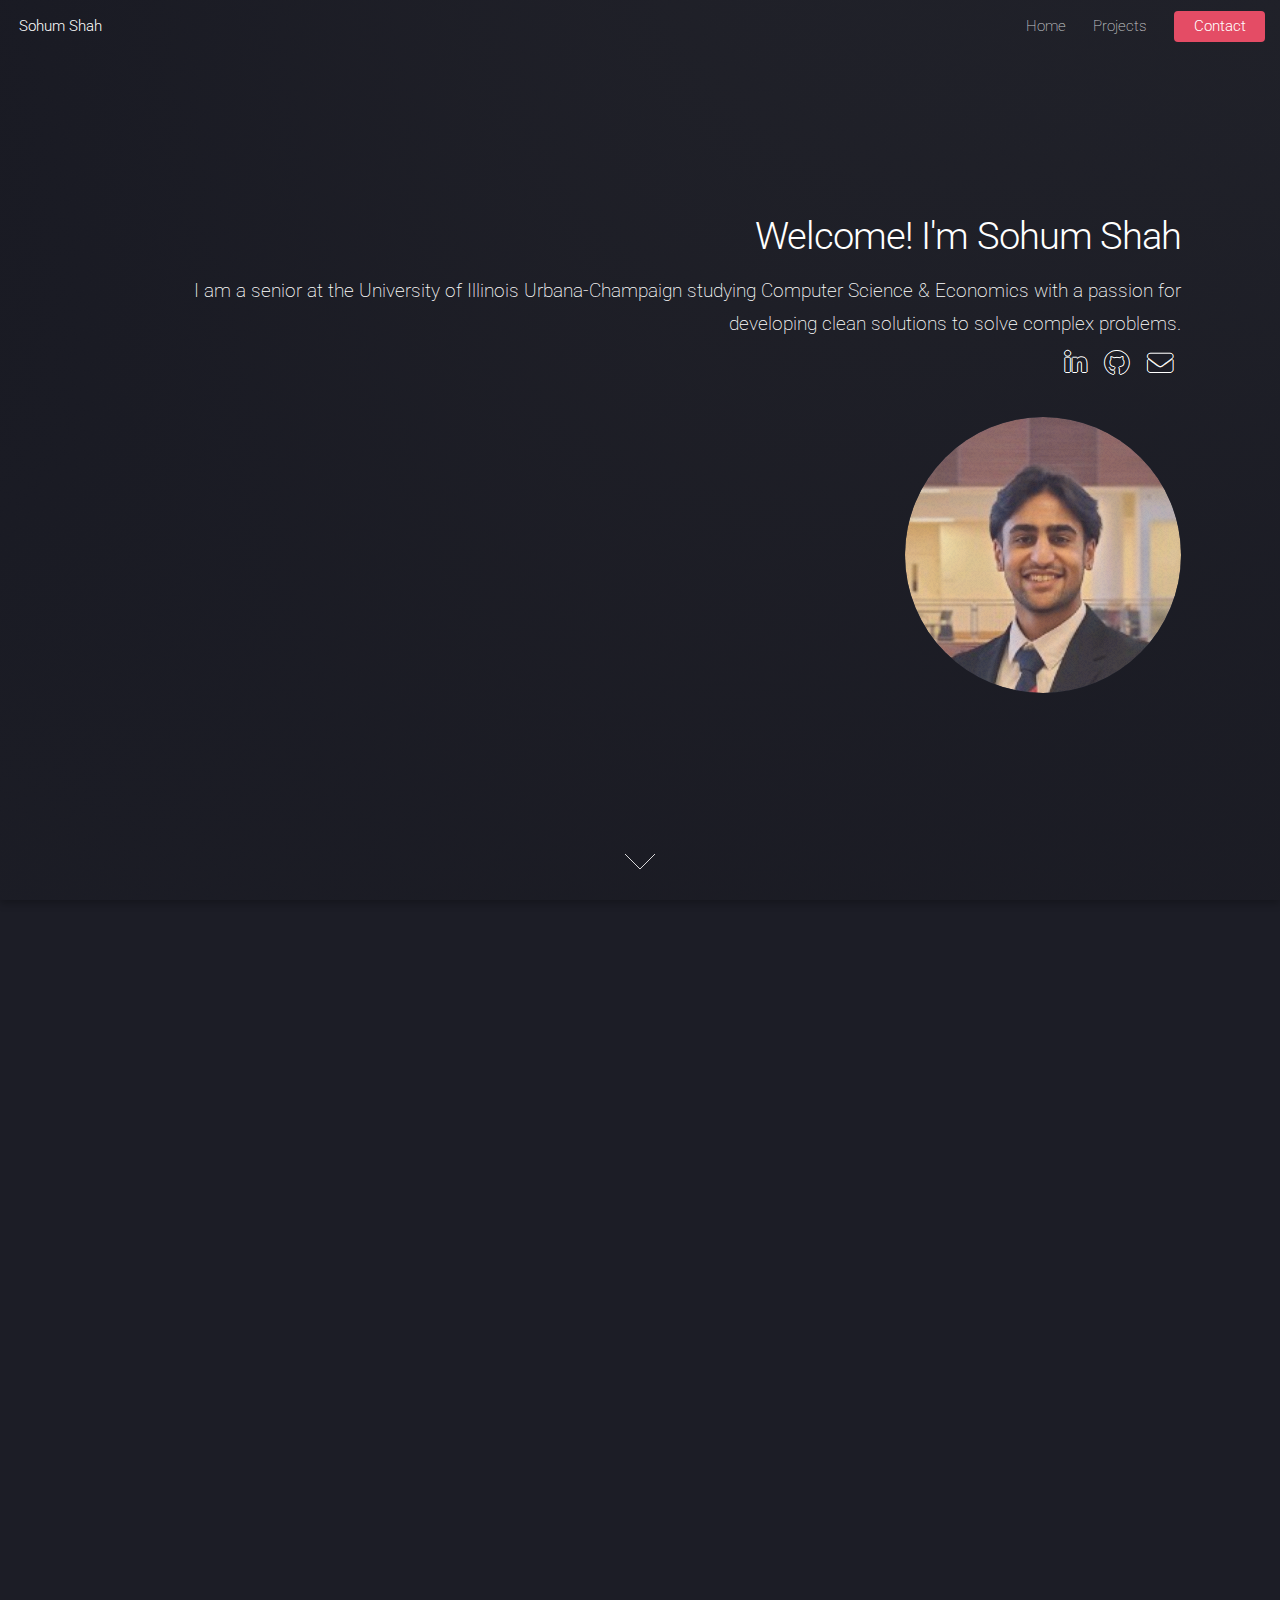
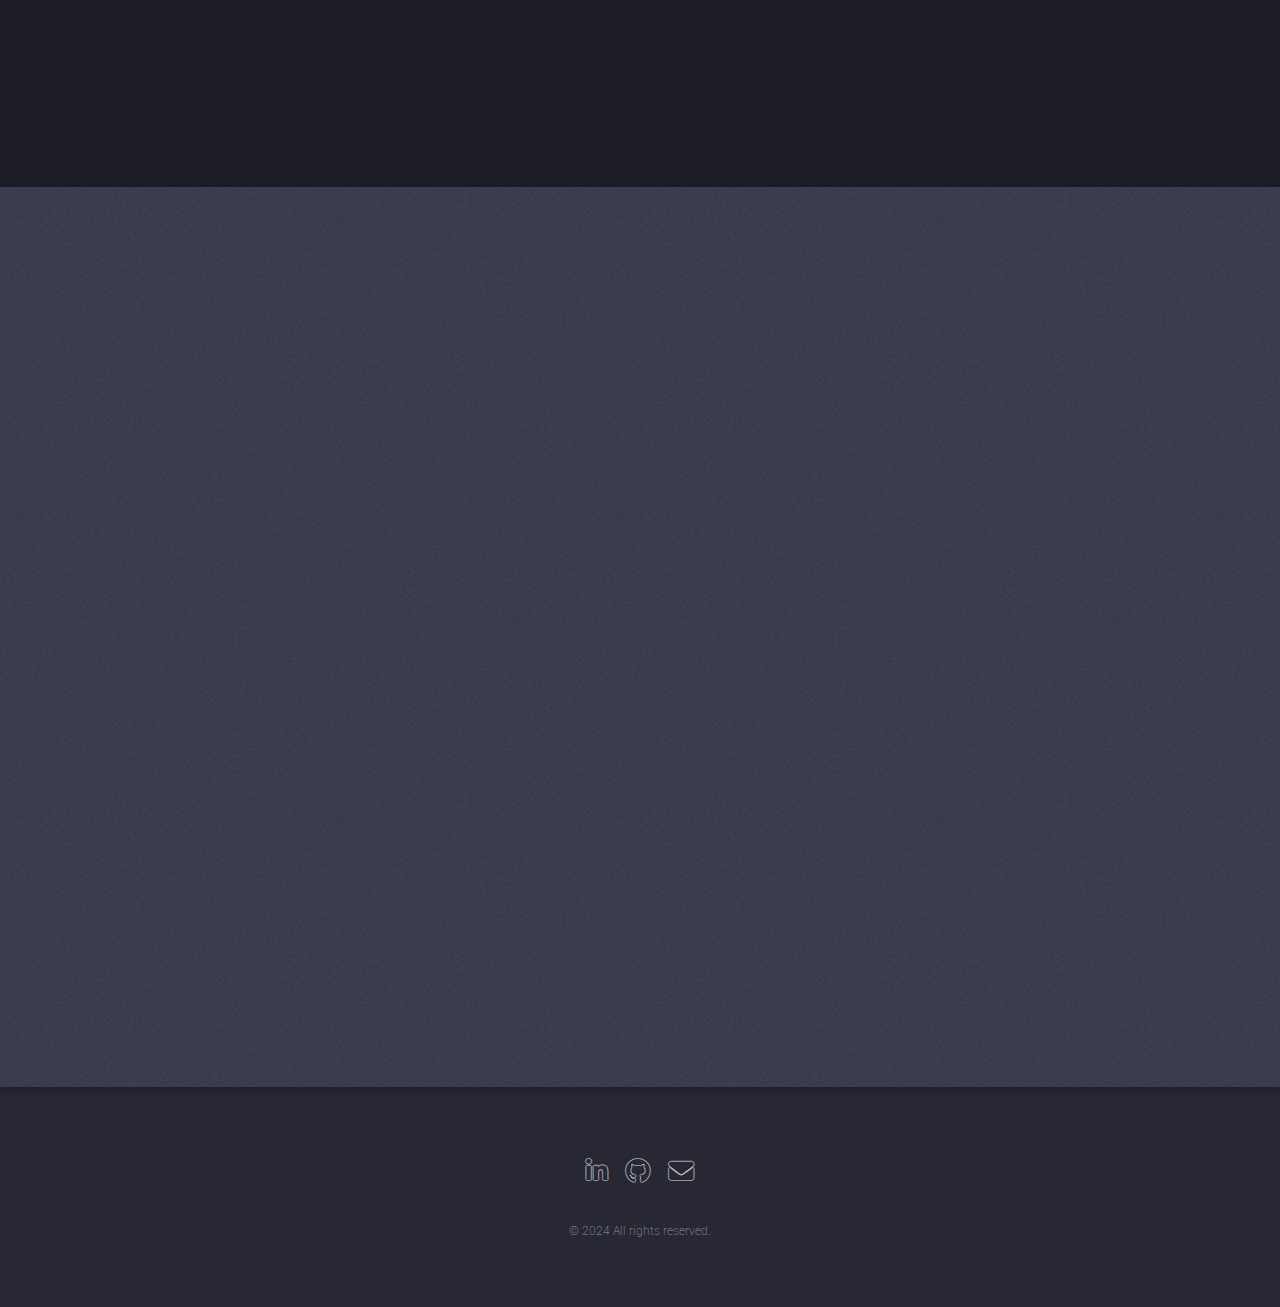
<file: index.html>
<!DOCTYPE HTML>
<!--
	Landed by HTML5 UP
	html5up.net | @ajlkn
	Free for personal and commercial use under the CCA 3.0 license (html5up.net/license)
-->
<html>
	<head>
		<title>Sohum Shah</title>
		<meta charset="utf-8" />
		<meta name="viewport" content="width=device-width, initial-scale=1, user-scalable=no" />
		<link rel="stylesheet" href="assets/css/main.css" />
		<noscript><link rel="stylesheet" href="assets/css/noscript.css" /></noscript>
	</head>
	<body class="is-preload landing">
		<div id="page-wrapper">

			<!-- Header -->
				<header id="header">
					<h1 id="logo"><a href="index.html">Sohum Shah</a></h1>
					<nav id="nav">
						<ul>
							<li><a href="index.html">Home</a></li>
							<li>
								<a href="#">Projects</a>
								<ul>
									<li><a href="IAQuick.html">IAQuick</a></li>
									<!-- <li><a href="right-sidebar.html">Right Sidebar</a></li> -->
									<!-- <li><a href="no-sidebar.html">No Sidebar</a></li> -->
									<!-- <li>
										<a href="#">Submenu</a>
										<ul>
											<li><a href="#">Option 1</a></li>
											<li><a href="#">Option 2</a></li>
											<li><a href="#">Option 3</a></li>
											<li><a href="#">Option 4</a></li>
										</ul>
									</li> -->
								</ul>
							</li>
							<!-- <li><a href="elements.html">Elements</a></li> -->
							<li><a href="mailto:sohum1094@gmail.com" class="button primary">Contact</a></li>
						</ul>
					</nav>
				</header>

			<!-- Banner -->
				<section id="banner">
					<div class="content">
						<header>
							<h2>Welcome! I'm Sohum Shah</h2>
							<!-- <p>A developer, hiker, and photographer passionate about solving problems.</p> -->
							<p>I am a senior at the University of Illinois Urbana-Champaign studying Computer Science & Economics with a passion for developing clean solutions to solve complex problems.</p>
							<p></p>
							<ul class = "icons">
								<li><a href="https://www.linkedin.com/in/sohum1094/" class="icon brands alt fa-linkedin-in"><span class="label">LinkedIn</span></a></li>
								<li><a href="https://github.com/sohum1094/" class="icon brands alt fa-github"><span class="label">GitHub</span></a></li>
								<li><a href="mailto:sohum1094@gmail.com" class="icon solid alt fa-envelope"><span class="label">Email</span></a></li>		
							</ul>
						</header>
						<span class="image"><img src="images/prof-pic.jpeg" alt="" /></span>
					</div>
					<a href="#intro" class="goto-next scrolly">Next</a>
				</section>

				<!-- <section id="intro" class="wrapper style1 special fade-up">
					<div class="container">
						<header class="major">
							<h2>About Me</h2>
							<p>I am developing a holistic skill set through diverse professional and academic experiences including
								 professional internships in data science, personal projects for engineering problems, and a wide breadth of academic coursework.</p>
						</header>
						<div class="box alt">
							<div class="row gtr-uniform">
								<section class="col-4 col-6-medium col-12-xsmall">
									<span class="icon solid alt major fa-chart-area"></span>
									<h3>Ipsum sed commodo</h3>
									<p>Feugiat accumsan lorem eu ac lorem amet accumsan donec. Blandit orci porttitor.</p>
								</section>
								<section class="col-4 col-6-medium col-12-xsmall">
									<span class="icon solid alt major fa-comment"></span>
									<h3>Eleifend lorem ornare</h3>
									<p>Feugiat accumsan lorem eu ac lorem amet accumsan donec. Blandit orci porttitor.</p>
								</section>
								<section class="col-4 col-6-medium col-12-xsmall">
									<span class="icon solid alt major fa-flask"></span>
									<h3>Cubilia cep lobortis</h3>
									<p>Feugiat accumsan lorem eu ac lorem amet accumsan donec. Blandit orci porttitor.</p>
								</section>
								<section class="col-4 col-6-medium col-12-xsmall">
									<span class="icon solid alt major fa-paper-plane"></span>
									<h3>Non semper interdum</h3>
									<p>Feugiat accumsan lorem eu ac lorem amet accumsan donec. Blandit orci porttitor.</p>
								</section>
								<section class="col-4 col-6-medium col-12-xsmall">
									<span class="icon solid alt major fa-file"></span>
									<h3>Odio laoreet accumsan</h3>
									<p>Feugiat accumsan lorem eu ac lorem amet accumsan donec. Blandit orci porttitor.</p>
								</section>
								<section class="col-4 col-6-medium col-12-xsmall">
									<span class="icon solid alt major fa-lock"></span>
									<h3>Massa arcu accumsan</h3>
									<p>Feugiat accumsan lorem eu ac lorem amet accumsan donec. Blandit orci porttitor.</p>
								</section>
							</div>
						</div>
						<footer class="major">
							<ul class="actions special">
								<li><a href="#" class="button">Magna sed feugiat</a></li>
							</ul>
						</footer>
					</div>
					<a href="#one" class="goto-next scrolly">Next</a>
				</section> -->

				<section id="intro" class="wrapper style1 special fade-up">
					<div class="container">
						<header class="major">
							<h2>About Me</h2>
							<p>Combining data, technology, and creativity to solve complex challenges and drive efficiency.</p>
						</header>
						<div class="box alt">
							<div class="row gtr-uniform">
								<section class="col-4 col-6-medium col-12-xsmall">
									<span class="icon solid alt major fa-users"></span>
									<h3>Project Leadership</h3>
									<p>Driving teams and strategies towards shared goals.</p>
								</section>
								<section class="col-4 col-6-medium col-12-xsmall">
									<span class="icon solid alt major fa-code"></span>
									<h3>Software Development</h3>
									<p>Crafting applications with user-centric design and efficiency.</p>
								</section>
								<section class="col-4 col-6-medium col-12-xsmall">
									<span class="icon solid alt major fa-chart-line"></span>
									<h3>Data Visualization</h3>
									<p>Leading with Tableau to enhance data insight and efficiency.</p>
								</section>
								<section class="col-4 col-6-medium col-12-xsmall">
									<span class="icon solid alt major fa-calculator"></span>
									<h3>Statistical Analysis</h3>
									<p>Applying statistics for actionable financial insights.</p>
								</section>
							</div>
						</div>
						<div class="download-button-container">
                            <ul class="actions centered">
                                <li><a href="assets\files\Sohum Shah Resume.pdf" class="button primary icon solid fa-download" target="_blank">Resume</a></li>
                            </ul>
                        </div>
						<div class="next-arrow-container">
							<a href="#one" class="goto-next scrolly">Next</a>
						</div>
					</div>
				</section>

			<!-- One -->
			<section id="one" class="spotlight style2 right">
				<span class="image fit main"><img src="images/IAQuick cover.png" alt="" /></span>
				<div class="content">
					<header>
						<h2>IAQuick</h2>
						<p>Indoor air quality testing in the modern age.</p>
					</header>
					<!-- <div class = "col-12-xsmall">
						<p>Indoor Air Quality (IAQ) testing is a frequently run test executed by environmental engineering to verify healthy air quality in high-risk buildings.
							Mid-size firms in the Chicago area execute 400+ tests annually, each one taking 5+ man hours.
							Hundreds of thousands of people rely on these tests to mitigate air related health issues.
						</p>
					</div> -->
					<div class = "col-12-xsmall">
						<p>IAQuick is an accessible, optimized solution to old processes in the environmental engineering industry. 
							It is enabling surveyors to record, process, format, and export air quality readings efficiently.
							IAQuick is increasing time efficiency of IAQ testing by over 85%.
						</p>
					</div>
					<ul class="actions">
						<li><a href="IAQuick.html" class="button">Learn More</a></li>
					</ul>
				</div>
				<a href="#two" class="goto-next scrolly">Next</a>
			</section>
			

			<!-- Two
			<section id="two" class="spotlight style1 bottom">
				<span class="image fit main"><img src="images/pic02.jpg" alt="" /></span>
				<div class="content">
					<div class="container">
						<div class="row">
							<div class="col-4 col-12-medium">
								<header>
									<h2>IAQuick</h2>
									<p>Indoor air quality testing in the modern age.</p>
								</header>
							</div>
							<div class="col-4 col-12-medium">
								<p>Indoor Air Quality (IAQ) testing is a frequently run test executed by environmental engineering companies in many situations. 
									School and hospital safety all require consistent healthy air within the buildings. 
									Engineering firms enable this through twice a year testing across all high risk facilities. 
									Mid-size firms in the Illinois area execute 400+ tests annually, each one taking 5+ man hours.
									Companies and people using these buildings demand greater efficiency to mitigate air related health issues.
								</p>
							</div>
							<div class="col-4 col-12-medium">
								<p>IAQuick is being developed as a solution to old and inefficient processes in the environmental engineering industry. It aims to revolutionize the IAQ process by enabling surveyors to record, process, format, and export air quality readings in a streamlined process.
									IAQuick is increasing time efficiency of IAQ testing by over 85%.
								</p>
							</div>
						</div>
					</div>
				</div>
				<a href="#three" class="goto-next scrolly">Next</a>
			</section>	

			<!-- Three -->
				<!-- <section id="three" class="spotlight style3 left">
					<span class="image fit main bottom"><img src="images/pic04.jpg" alt="" /></span>
					<div class="content">
						<header>
							<h2>Interdum felis blandit praesent sed augue</h2>
							<p>Accumsan integer ultricies aliquam vel massa sapien phasellus</p>
						</header>
						<p>Feugiat accumsan lorem eu ac lorem amet ac arcu phasellus tortor enim mi mi nisi praesent adipiscing. Integer mi sed nascetur cep aliquet augue varius tempus lobortis porttitor lorem et accumsan consequat adipiscing lorem.</p>
						<ul class="actions">
							<li><a href="#" class="button">Learn More</a></li>
						</ul>
					</div>
					<a href="#four" class="goto-next scrolly">Next</a>
				</section> -->

			<!-- Four -->
				

			<!-- Five -->
				<!-- <section id="four" class="wrapper style2 special fade">
					<div class="container">
						<header>
							<h2>Magna faucibus lorem diam</h2>
							<p>Ante metus praesent faucibus ante integer id accumsan eleifend</p>
						</header>
						<form method="post" action="#" class="cta">
							<div class="row gtr-uniform gtr-50">
								<div class="col-8 col-12-xsmall"><input type="email" name="email" id="email" placeholder="Your Email Address" /></div>
								<div class="col-4 col-12-xsmall"><input type="submit" value="Get Started" class="fit primary" /></div>
							</div>
						</form>
					</div>
				</section> --> 

			<!-- Footer -->
				<footer id="footer">
					<ul class="icons">
						<li><a href="https://www.linkedin.com/in/sohum1094/" class="icon brands alt fa-linkedin-in"><span class="label">LinkedIn</span></a></li>
						<!-- <li><a href="https://www.instagram.com/sohum1094/" class="icon brands alt fa-instagram"><span class="label">Instagram</span></a></li> -->
						<li><a href="https://github.com/sohum1094/" class="icon brands alt fa-github"><span class="label">GitHub</span></a></li>
						<li><a href="mailto:sohum1094@gmail.com" class="icon solid alt fa-envelope"><span class="label">Email</span></a></li>
					</ul>
					<ul class="copyright">
						<li>&copy; 2024 All rights reserved.</li>
					</ul>
				</footer>

		</div>

		<!-- Scripts -->
			<script src="assets/js/jquery.min.js"></script>
			<script src="assets/js/jquery.scrolly.min.js"></script>
			<script src="assets/js/jquery.dropotron.min.js"></script>
			<script src="assets/js/jquery.scrollex.min.js"></script>
			<script src="assets/js/browser.min.js"></script>
			<script src="assets/js/breakpoints.min.js"></script>
			<script src="assets/js/util.js"></script>
			<script src="assets/js/main.js"></script>

	</body>
</html>
</file>
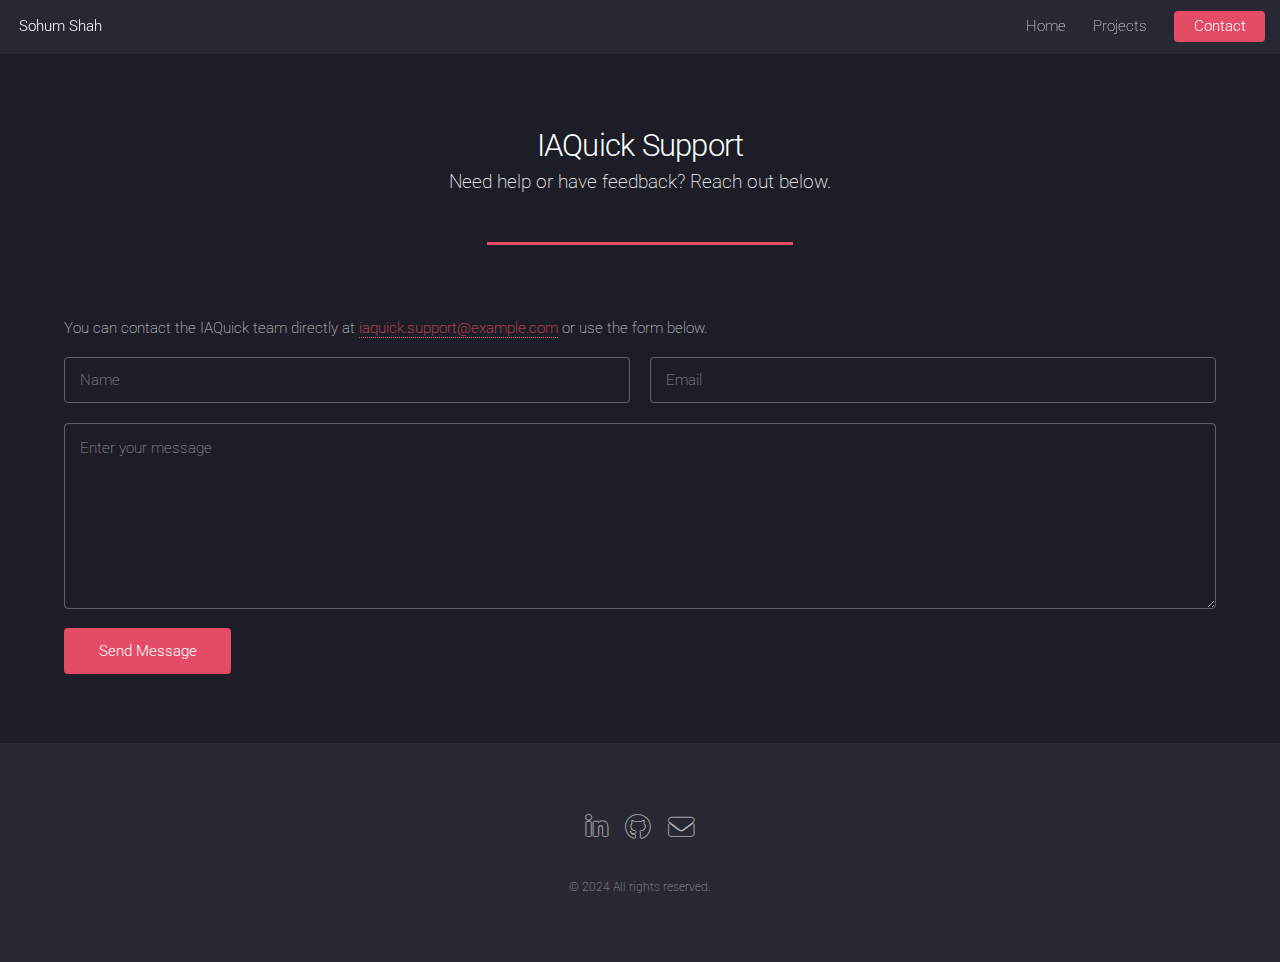
<file: iaquick/support/index.html>
<!DOCTYPE HTML>
<!--
    Support page for IAQuick
-->
<html>
    <head>
        <title>IAQuick Support</title>
        <meta charset="utf-8" />
        <meta name="viewport" content="width=device-width, initial-scale=1, user-scalable=no" />
        <link rel="stylesheet" href="/assets/css/main.css" />
        <noscript><link rel="stylesheet" href="/assets/css/noscript.css" /></noscript>
    </head>
    <body class="is-preload">
        <div id="page-wrapper">

            <!-- Header -->
            <header id="header">
                <h1 id="logo"><a href="/index.html">Sohum Shah</a></h1>
                <nav id="nav">
                    <ul>
                        <li><a href="/index.html">Home</a></li>
                        <li>
                            <a href="#">Projects</a>
                            <ul>
                                <li><a href="/IAQuick.html">IAQuick</a></li>
                            </ul>
                        </li>
                        <li><a href="mailto:sohum1094@gmail.com" class="button primary">Contact</a></li>
                    </ul>
                </nav>
            </header>

            <!-- Main -->
            <div id="main" class="wrapper style1">
                <div class="container">
                    <header class="major">
                        <h2>IAQuick Support</h2>
                        <p>Need help or have feedback? Reach out below.</p>
                    </header>
                    <section id="content">
                        <p>You can contact the IAQuick team directly at
                        <a href="mailto:iaquick.support@example.com">iaquick.support@example.com</a>
                        or use the form below.</p>
                        <form method="post" action="mailto:iaquick.support@example.com" enctype="text/plain">
                            <div class="row gtr-uniform gtr-50">
                                <div class="col-6 col-12-xsmall">
                                    <input type="text" name="name" id="name" placeholder="Name" />
                                </div>
                                <div class="col-6 col-12-xsmall">
                                    <input type="email" name="email" id="email" placeholder="Email" />
                                </div>
                                <div class="col-12">
                                    <textarea name="message" id="message" placeholder="Enter your message" rows="6"></textarea>
                                </div>
                                <div class="col-12">
                                    <ul class="actions">
                                        <li><input type="submit" value="Send Message" class="primary" /></li>
                                    </ul>
                                </div>
                            </div>
                        </form>
                    </section>
                </div>
            </div>

            <!-- Footer -->
            <footer id="footer">
                <ul class="icons">
                    <li><a href="https://www.linkedin.com/in/sohum1094/" class="icon brands alt fa-linkedin-in"><span class="label">LinkedIn</span></a></li>
                    <li><a href="https://github.com/sohum1094/" class="icon brands alt fa-github"><span class="label">GitHub</span></a></li>
                    <li><a href="mailto:sohum1094@gmail.com" class="icon solid alt fa-envelope"><span class="label">Email</span></a></li>
                </ul>
                <ul class="copyright">
                    <li>&copy; 2024 All rights reserved.</li>
                </ul>
            </footer>

        </div>

        <!-- Scripts -->
        <script src="/assets/js/jquery.min.js"></script>
        <script src="/assets/js/jquery.scrolly.min.js"></script>
        <script src="/assets/js/jquery.dropotron.min.js"></script>
        <script src="/assets/js/jquery.scrollex.min.js"></script>
        <script src="/assets/js/browser.min.js"></script>
        <script src="/assets/js/breakpoints.min.js"></script>
        <script src="/assets/js/util.js"></script>
        <script src="/assets/js/main.js"></script>

    </body>
</html>
</file>
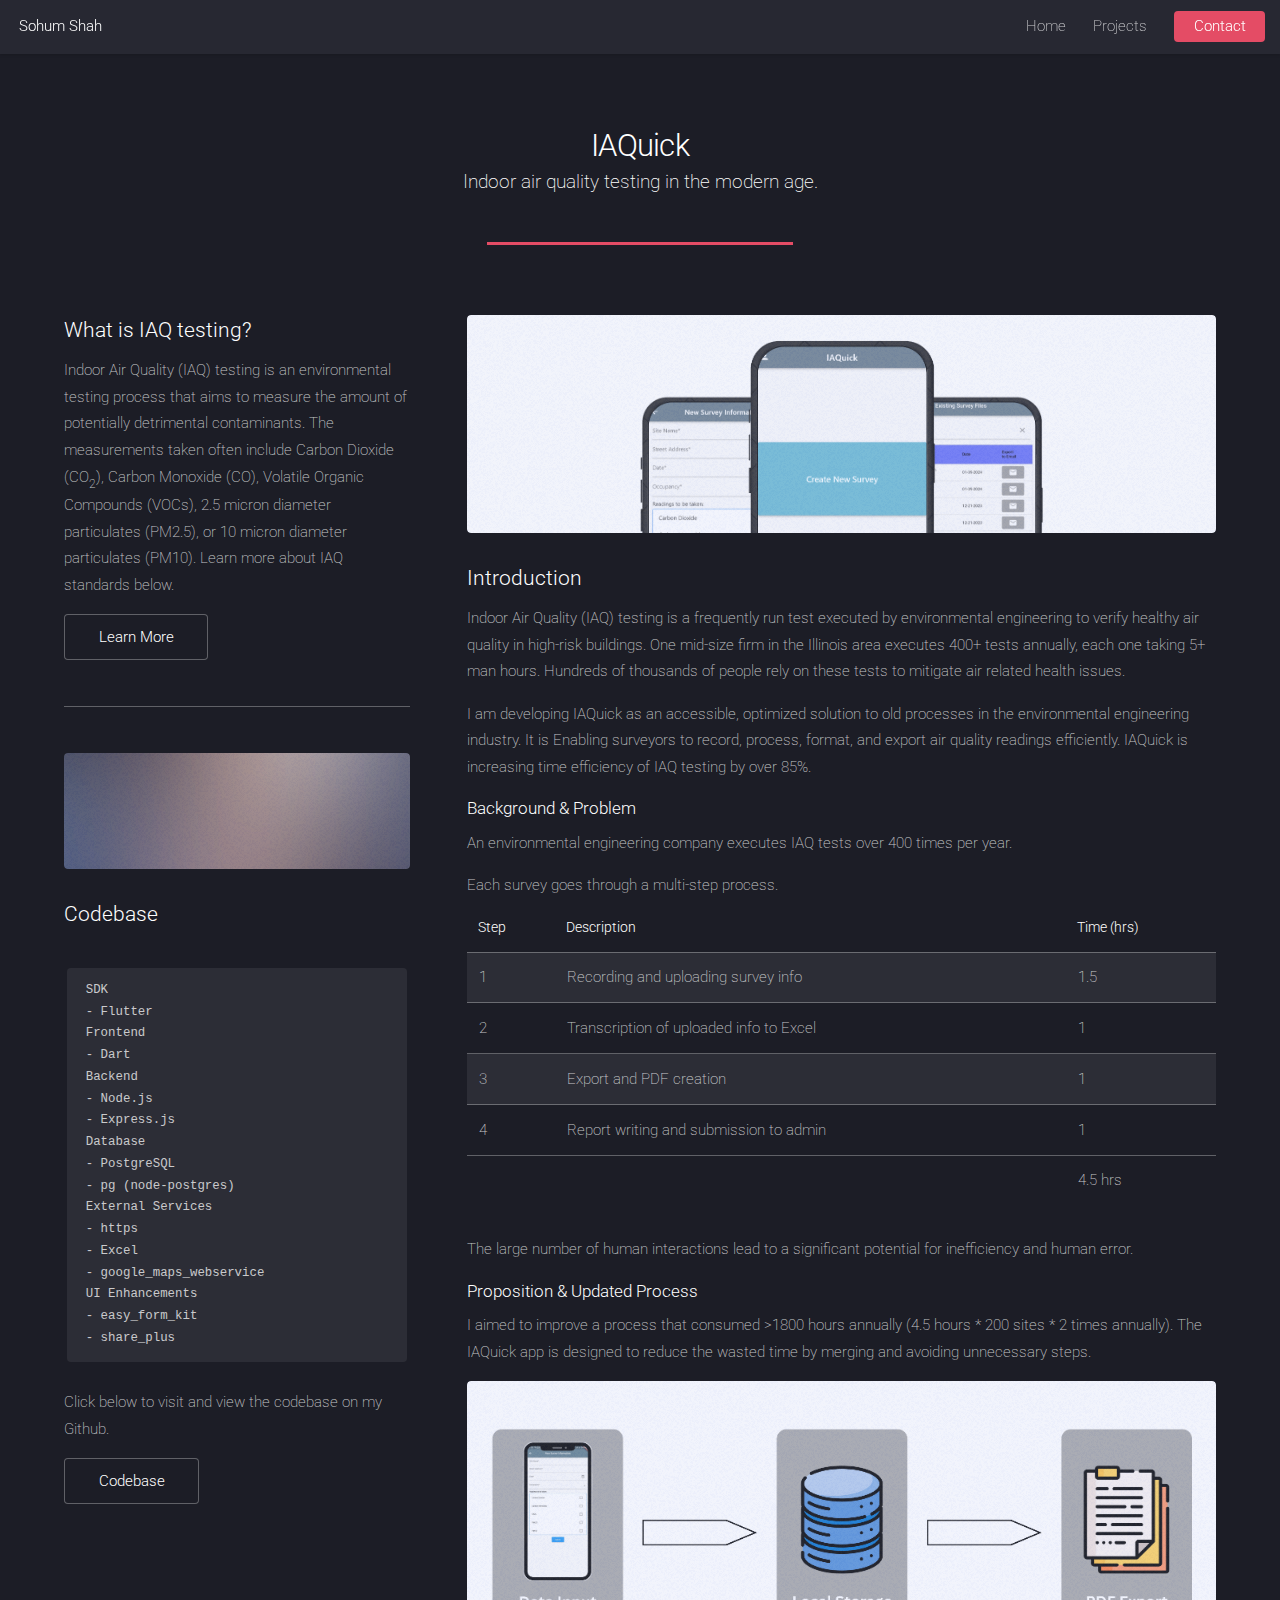
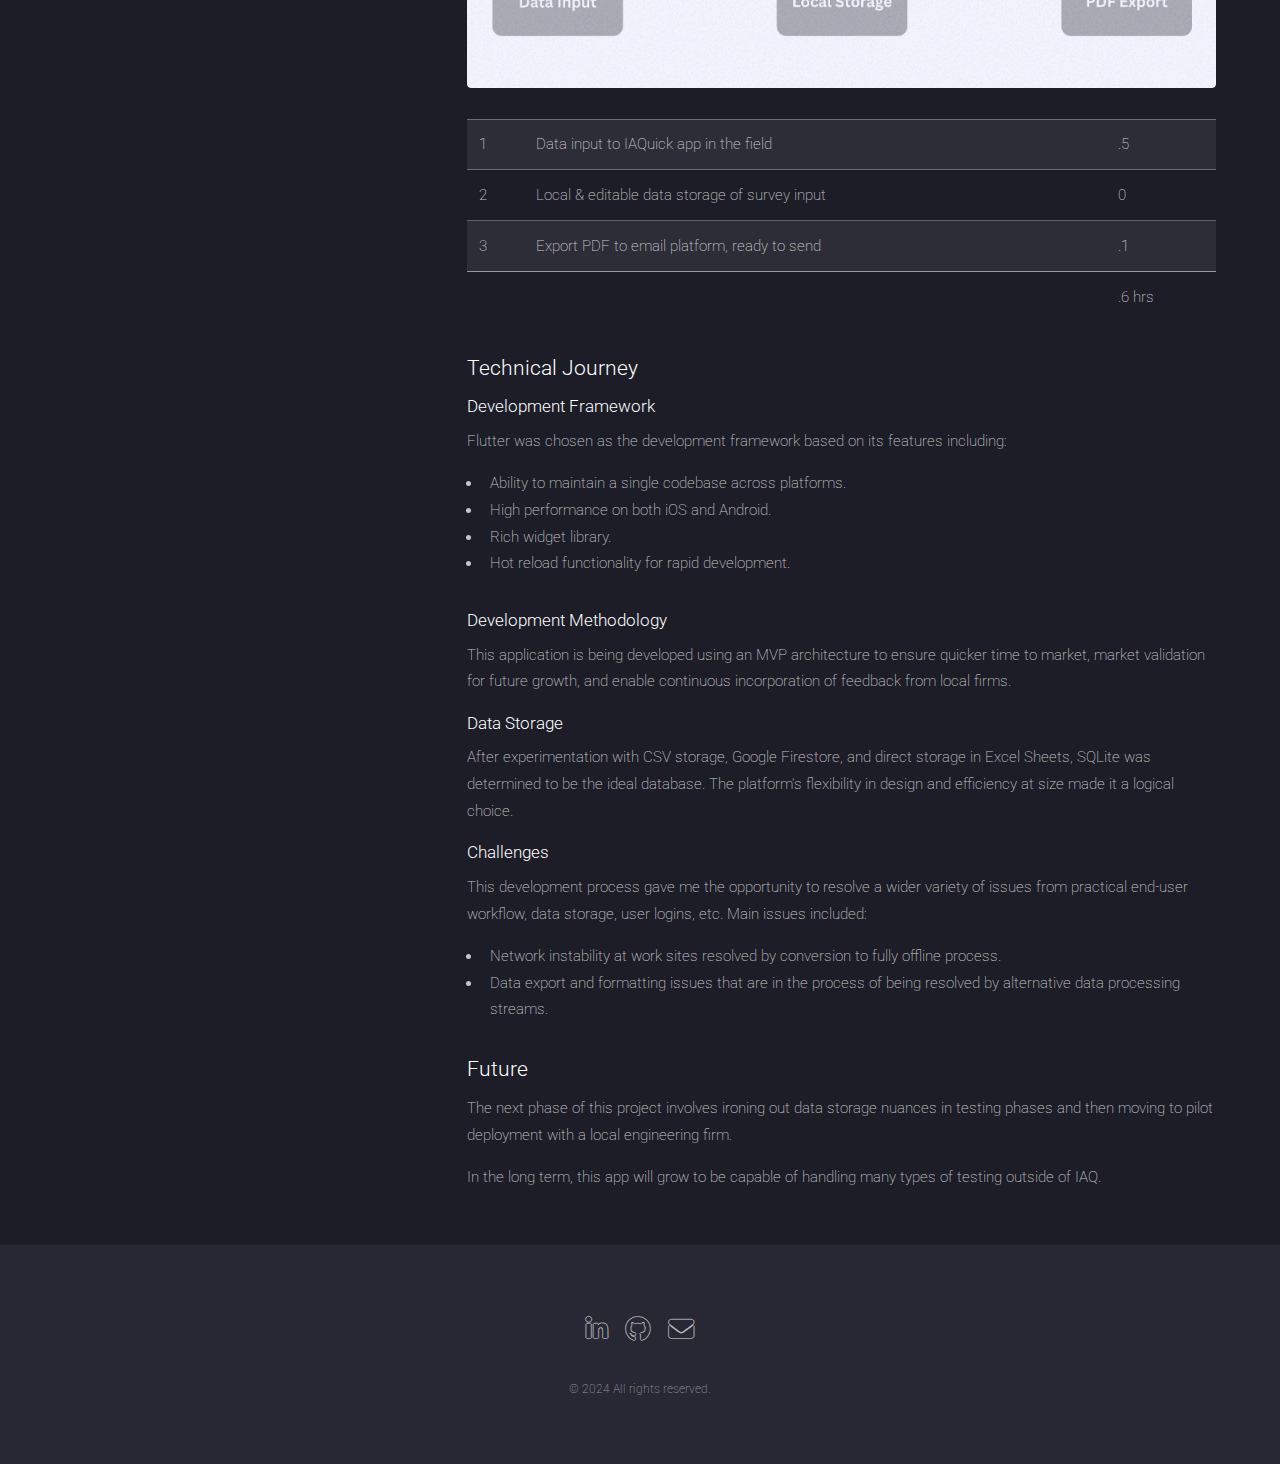
<file: projects/iaquick/index.html>
<!DOCTYPE HTML>
<!--
	Landed by HTML5 UP
	html5up.net | @ajlkn
	Free for personal and commercial use under the CCA 3.0 license (html5up.net/license)
-->
<html>
	<head>
		<title>IAQuick</title>
		<meta charset="utf-8" />
		<meta name="viewport" content="width=device-width, initial-scale=1, user-scalable=no" />
		<link rel="stylesheet" href="/assets/css/main.css" />
		<noscript><link rel="stylesheet" href="/assets/css/noscript.css" /></noscript>
	</head>
	<body class="is-preload">
		<div id="page-wrapper">

			<!-- Header -->
			<header id="header">
				<h1 id="logo"><a href="/index.html">Sohum Shah</a></h1>
				<nav id="nav">
					<ul>
						<li><a href="/index.html">Home</a></li>
						<li>
							<a href="#">Projects</a>
							<ul>
								<li><a href="/projects/iaquick/">IAQuick</a></li>
								<!-- <li><a href="right-sidebar.html">Right Sidebar</a></li> -->
								<!-- <li><a href="no-sidebar.html">No Sidebar</a></li> -->
								<!-- <li>
									<a href="#">Submenu</a>
									<ul>
										<li><a href="#">Option 1</a></li>
										<li><a href="#">Option 2</a></li>
										<li><a href="#">Option 3</a></li>
										<li><a href="#">Option 4</a></li>
									</ul>
								</li> -->
							</ul>
						</li>
						<!-- <li><a href="elements.html">Elements</a></li> -->
						<li><a href="mailto:sohum1094@gmail.com" class="button primary">Contact</a></li>
					</ul>
				</nav>
			</header>

			<!-- Main -->
				<div id="main" class="wrapper style1">
					<div class="container">
						<header class="major">
							<h2>IAQuick</h2>
							<p>Indoor air quality testing in the modern age.</p>
						</header>
						<div class="row gtr-150">
							<div class="col-4 col-12-medium">

								<!-- Sidebar -->
									<section id="sidebar">
										<section>
											<h3>What is IAQ testing?</h3>
											<p>Indoor Air Quality (IAQ) testing is an environmental testing process that aims to measure the amount of potentially detrimental contaminants. 
												The measurements taken often include Carbon Dioxide (CO<sub>2</sub>), Carbon Monoxide (CO), Volatile Organic Compounds (VOCs), 2.5 micron diameter particulates (PM2.5), or 10 micron diameter particulates (PM10). 
												Learn more about IAQ standards below.</p>
											<footer>
												<ul class="actions">
													<li><a href="https://www.epa.gov/indoor-air-quality-iaq/introduction-indoor-air-quality" class="button">Learn More</a></li>
												</ul>
											</footer>
										</section>
										<hr />
										<section>
											<a href="#" class="image fit"><img src="/images/pic06.jpg" alt="" /></a>
											<h3>Codebase</h3>
											<pre>
												<code>SDK
- Flutter
Frontend
- Dart
Backend
- Node.js
- Express.js
Database
- PostgreSQL
- pg (node-postgres)
External Services 
- https
- Excel
- google_maps_webservice
UI Enhancements
- easy_form_kit
- share_plus
</code></pre>
											<p>Click below to visit and view the codebase on my Github.</p>
											<footer>
												<ul class="actions">
													<li><a href="https://github.com/sohum1094/IAQuick" class="button">Codebase</a></li>
												</ul>
											</footer>
										</section>
									</section>

							</div>
							<div class="col-8 col-12-medium imp-medium">

								<!-- Content -->
									<section id="content">
										<a href="" class="image fit"><img src="/images/IAQuick banner.png" alt="" /></a>
										<h3>Introduction</h3>
										<p>Indoor Air Quality (IAQ) testing is a frequently run test executed by environmental engineering to verify healthy air quality in high-risk buildings. 
											One mid-size firm in the Illinois area executes 400+ tests annually, each one taking 5+ man hours. 
											Hundreds of thousands of people rely on these tests to mitigate air related health issues.</p>
										<p>I am developing IAQuick as an accessible, optimized solution to old processes in the environmental engineering industry. It is Enabling surveyors to record, process, format, and export air quality readings efficiently.
											IAQuick is increasing time efficiency of IAQ testing by over 85%.</p>
										<h4>Background & Problem</h4>
										<p>An environmental engineering company executes IAQ tests over 400 times per year. </p>
										<p>Each survey goes through a multi-step process.</p>
										<div class="table-wrapper">
											<table>
												<thead>
													<tr>
														<th>Step</th>
														<th>Description</th>
														<th>Time (hrs)</th>
													</tr>
												</thead>
												<tbody>
													<tr>
														<td>1</td>
														<td>Recording and uploading survey info</td>
														<td>1.5</td>
													</tr>
													<tr>
														<td>2</td>
														<td>Transcription of uploaded info to Excel </td>
														<td>1</td>
													</tr>
													<tr>
														<td>3</td>
														<td>Export and PDF creation</td>
														<td>1</td>
													</tr>
													<tr>
														<td>4</td>
														<td>Report writing and submission to admin</td>
														<td>1</td>
													</tr>
												</tbody>
												<tfoot>
													<tr>
														<td colspan="2"></td>
														<td>4.5 hrs</td>
													</tr>
												</tfoot>
											</table>
										</div>
										<p>The large number of human interactions lead to a significant potential for inefficiency and human error.</p>
										<h4>Proposition & Updated Process</h4>
										<p> I aimed to improve a process that consumed >1800 hours annually (4.5 hours * 200 sites * 2 times annually).
											The IAQuick app is designed to reduce the wasted time by merging and avoiding unnecessary steps. 
										</p>
										<a href="" class="image fit"><img src="/images/Data Input.png" alt="" /></a>
										<div class="table-wrapper">
											<table>
												<!-- <thead>
													<tr>
														<th>Step</th>
														<th>Description</th>
														<th>Time (hrs)</th>
													</tr>
												</thead> -->
												<tbody>
													<tr>
														<td>1</td>
														<td>Data input to IAQuick app in the field</td>
														<td>.5</td>
													</tr>
													<tr>
														<td>2</td>
														<td>Local & editable data storage of survey input</td>
														<td>0</td>
													</tr>
													<tr>
														<td>3</td>
														<td>Export PDF to email platform, ready to send</td>
														<td>.1</td>
													<tr>
												</tbody>
												<tfoot>
													<tr>
														<td colspan="2"></td>
														<td>.6 hrs</td>
													</tr>
												</tfoot>
											</table>
										</div>

										<h3>Technical Journey</h3>
										<h4>Development Framework</h4>
										<p>Flutter was chosen as the development framework based on its features including: </p>
										<div class="col-6 col-12-xsmall">
											<ul>
												<li>Ability to maintain a single codebase across platforms.</li>
												<li>High performance on both iOS and Android.</li>
												<li>Rich widget library.</li>
												<li>Hot reload functionality for rapid development.</li>
											</ul>
										<h4>Development Methodology</h4>
										<p>This application is being developed using an MVP architecture to ensure quicker time to market,
											 market validation for future growth, and enable continuous incorporation of feedback from local firms.</p>
										<h4>Data Storage</h4>
										<p>After experimentation with CSV storage, Google Firestore, and direct storage in Excel Sheets, SQLite was determined to be the ideal database. 
											The platform's flexibility in design and efficiency at size made it a logical choice.</p>
										<h4>Challenges</h4>
										<p>This development process gave me the opportunity to resolve a wider variety of issues from practical end-user workflow, data storage, user logins, etc. Main issues included: </p>
										<div class="col-6 col-12-xsmall">
											<ul>
												<li>Network instability at work sites resolved by conversion to fully offline process.</li>
												<li>Data export and formatting issues that are in the process of being resolved by alternative data processing streams.</li>
											</ul>
										<h3>Future</h3>
										<p>The next phase of this project involves ironing out data storage nuances in testing phases and then moving to pilot deployment with a local engineering firm.</p>
										<p>In the long term, this app will grow to be capable of handling many types of testing outside of IAQ.</p>
									</section>

							</div>
							
						</div>
					</div>
				</div>

			<!-- Footer -->
			<footer id="footer">
				<ul class="icons">
					<li><a href="https://www.linkedin.com/in/sohum1094/" class="icon brands alt fa-linkedin-in"><span class="label">LinkedIn</span></a></li>
					<!-- <li><a href="https://www.instagram.com/sohum1094/" class="icon brands alt fa-instagram"><span class="label">Instagram</span></a></li> -->
					<li><a href="https://github.com/sohum1094/" class="icon brands alt fa-github"><span class="label">GitHub</span></a></li>
					<li><a href="mailto:sohum1094@gmail.com" class="icon solid alt fa-envelope"><span class="label">Email</span></a></li>
				</ul>
				<ul class="copyright">
					<li>&copy; 2024 All rights reserved.</li>
				</ul>
			</footer>

		</div>

		<!-- Scripts -->
			<script src="/assets/js/jquery.min.js"></script>
			<script src="/assets/js/jquery.scrolly.min.js"></script>
			<script src="/assets/js/jquery.dropotron.min.js"></script>
			<script src="/assets/js/jquery.scrollex.min.js"></script>
			<script src="/assets/js/browser.min.js"></script>
			<script src="/assets/js/breakpoints.min.js"></script>
			<script src="/assets/js/util.js"></script>
			<script src="/assets/js/main.js"></script>

	</body>
</html>
</file>
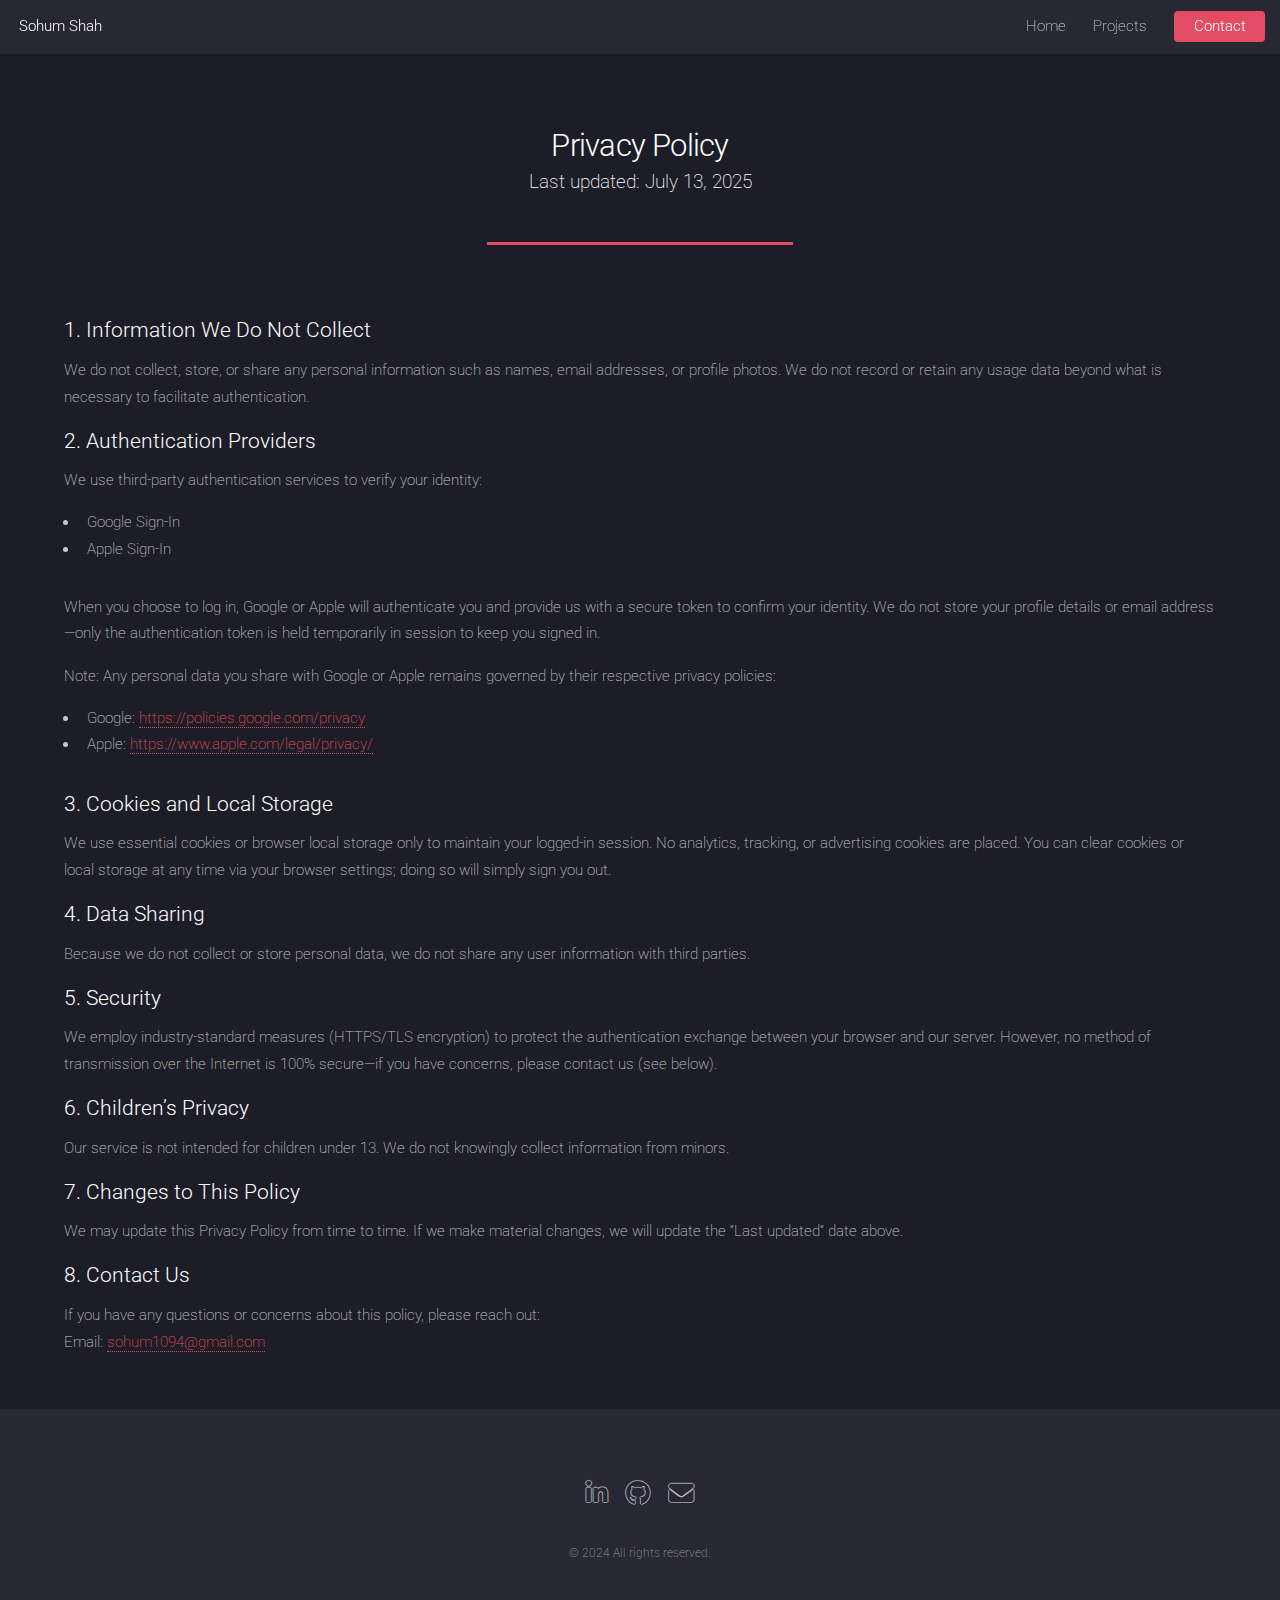
<file: project/iaquick/privacy/index.html>
<!DOCTYPE HTML>
<html>
    <head>
        <title>IAQuick Privacy Policy</title>
        <meta charset="utf-8" />
        <meta name="viewport" content="width=device-width, initial-scale=1, user-scalable=no" />
        <link rel="stylesheet" href="/assets/css/main.css" />
        <noscript><link rel="stylesheet" href="/assets/css/noscript.css" /></noscript>
    </head>
    <body class="is-preload">
        <div id="page-wrapper">
            <header id="header">
                <h1 id="logo"><a href="/index.html">Sohum Shah</a></h1>
                <nav id="nav">
                    <ul>
                        <li><a href="/index.html">Home</a></li>
                        <li>
                            <a href="#">Projects</a>
                            <ul>
                                <li><a href="/projects/iaquick/">IAQuick</a></li>
                            </ul>
                        </li>
                        <li><a href="mailto:sohum1094@gmail.com" class="button primary">Contact</a></li>
                    </ul>
                </nav>
            </header>
            <div id="main" class="wrapper style1">
                <div class="container">
                    <header class="major">
                        <h2>Privacy Policy</h2>
                        <p>Last updated: July 13, 2025</p>
                    </header>
                    <section id="content">
                        <h3>1. Information We Do Not Collect</h3>
                        <p>We do not collect, store, or share any personal information such as names, email addresses, or profile photos. We do not record or retain any usage data beyond what is necessary to facilitate authentication.</p>
                        <h3>2. Authentication Providers</h3>
                        <p>We use third-party authentication services to verify your identity:</p>
                        <ul>
                            <li>Google Sign-In</li>
                            <li>Apple Sign-In</li>
                        </ul>
                        <p>When you choose to log in, Google or Apple will authenticate you and provide us with a secure token to confirm your identity. We do not store your profile details or email address—only the authentication token is held temporarily in session to keep you signed in.</p>
                        <p>Note: Any personal data you share with Google or Apple remains governed by their respective privacy policies:</p>
                        <ul>
                            <li>Google: <a href="https://policies.google.com/privacy">https://policies.google.com/privacy</a></li>
                            <li>Apple: <a href="https://www.apple.com/legal/privacy/">https://www.apple.com/legal/privacy/</a></li>
                        </ul>
                        <h3>3. Cookies and Local Storage</h3>
                        <p>We use essential cookies or browser local storage only to maintain your logged-in session. No analytics, tracking, or advertising cookies are placed. You can clear cookies or local storage at any time via your browser settings; doing so will simply sign you out.</p>
                        <h3>4. Data Sharing</h3>
                        <p>Because we do not collect or store personal data, we do not share any user information with third parties.</p>
                        <h3>5. Security</h3>
                        <p>We employ industry-standard measures (HTTPS/TLS encryption) to protect the authentication exchange between your browser and our server. However, no method of transmission over the Internet is 100% secure—if you have concerns, please contact us (see below).</p>
                        <h3>6. Children’s Privacy</h3>
                        <p>Our service is not intended for children under 13. We do not knowingly collect information from minors.</p>
                        <h3>7. Changes to This Policy</h3>
                        <p>We may update this Privacy Policy from time to time. If we make material changes, we will update the “Last updated” date above.</p>
                        <h3>8. Contact Us</h3>
                        <p>If you have any questions or concerns about this policy, please reach out:<br />
                        Email: <a href="mailto:sohum1094@gmail.com">sohum1094@gmail.com</a></p>
                    </section>
                </div>
            </div>
            <footer id="footer">
                <ul class="icons">
                    <li><a href="https://www.linkedin.com/in/sohum1094/" class="icon brands alt fa-linkedin-in"><span class="label">LinkedIn</span></a></li>
                    <li><a href="https://github.com/sohum1094/" class="icon brands alt fa-github"><span class="label">GitHub</span></a></li>
                    <li><a href="mailto:sohum1094@gmail.com" class="icon solid alt fa-envelope"><span class="label">Email</span></a></li>
                </ul>
                <ul class="copyright">
                    <li>&copy; 2024 All rights reserved.</li>
                </ul>
            </footer>
        </div>
        <script src="/assets/js/jquery.min.js"></script>
        <script src="/assets/js/jquery.scrolly.min.js"></script>
        <script src="/assets/js/jquery.dropotron.min.js"></script>
        <script src="/assets/js/jquery.scrollex.min.js"></script>
        <script src="/assets/js/browser.min.js"></script>
        <script src="/assets/js/breakpoints.min.js"></script>
        <script src="/assets/js/util.js"></script>
        <script src="/assets/js/main.js"></script>
    </body>
</html>
</file>
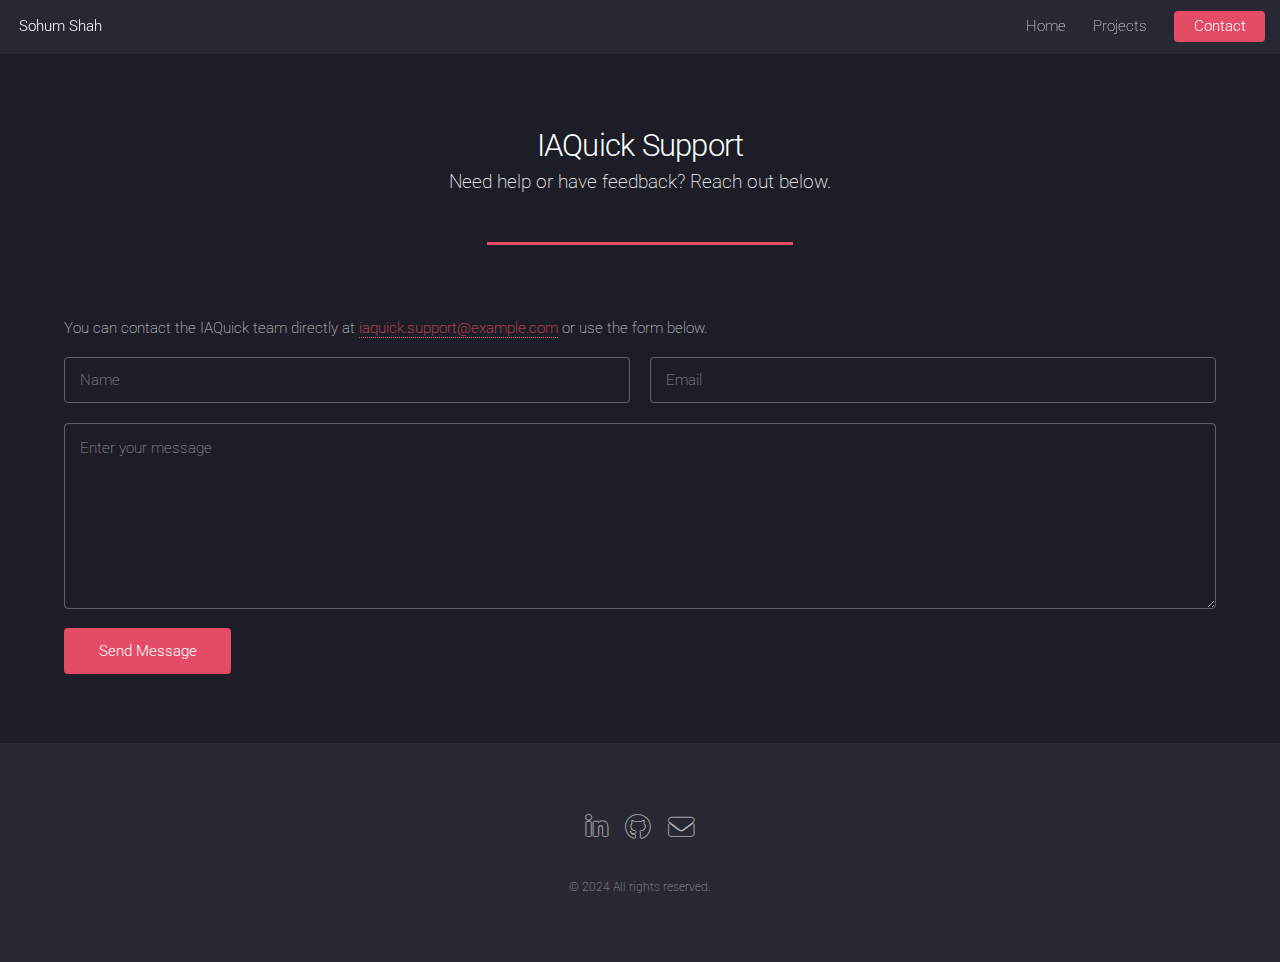
<file: projects/iaquick/support/index.html>
<!DOCTYPE HTML>
<!--
    Support page for IAQuick
-->
<html>
    <head>
        <title>IAQuick Support</title>
        <meta charset="utf-8" />
        <meta name="viewport" content="width=device-width, initial-scale=1, user-scalable=no" />
        <link rel="stylesheet" href="/assets/css/main.css" />
        <noscript><link rel="stylesheet" href="/assets/css/noscript.css" /></noscript>
    </head>
    <body class="is-preload">
        <div id="page-wrapper">

            <!-- Header -->
            <header id="header">
                <h1 id="logo"><a href="/index.html">Sohum Shah</a></h1>
                <nav id="nav">
                    <ul>
                        <li><a href="/index.html">Home</a></li>
                        <li>
                            <a href="#">Projects</a>
                            <ul>
                                <li><a href="/projects/iaquick/">IAQuick</a></li>
                            </ul>
                        </li>
                        <li><a href="mailto:sohum1094@gmail.com" class="button primary">Contact</a></li>
                    </ul>
                </nav>
            </header>

            <!-- Main -->
            <div id="main" class="wrapper style1">
                <div class="container">
                    <header class="major">
                        <h2>IAQuick Support</h2>
                        <p>Need help or have feedback? Reach out below.</p>
                    </header>
                    <section id="content">
                        <p>You can contact the IAQuick team directly at
                        <a href="mailto:iaquick.support@example.com">iaquick.support@example.com</a>
                        or use the form below.</p>
                        <form method="post" action="mailto:iaquick.support@example.com" enctype="text/plain">
                            <div class="row gtr-uniform gtr-50">
                                <div class="col-6 col-12-xsmall">
                                    <input type="text" name="name" id="name" placeholder="Name" />
                                </div>
                                <div class="col-6 col-12-xsmall">
                                    <input type="email" name="email" id="email" placeholder="Email" />
                                </div>
                                <div class="col-12">
                                    <textarea name="message" id="message" placeholder="Enter your message" rows="6"></textarea>
                                </div>
                                <div class="col-12">
                                    <ul class="actions">
                                        <li><input type="submit" value="Send Message" class="primary" /></li>
                                    </ul>
                                </div>
                            </div>
                        </form>
                    </section>
                </div>
            </div>

            <!-- Footer -->
            <footer id="footer">
                <ul class="icons">
                    <li><a href="https://www.linkedin.com/in/sohum1094/" class="icon brands alt fa-linkedin-in"><span class="label">LinkedIn</span></a></li>
                    <li><a href="https://github.com/sohum1094/" class="icon brands alt fa-github"><span class="label">GitHub</span></a></li>
                    <li><a href="mailto:sohum1094@gmail.com" class="icon solid alt fa-envelope"><span class="label">Email</span></a></li>
                </ul>
                <ul class="copyright">
                    <li>&copy; 2024 All rights reserved.</li>
                </ul>
            </footer>

        </div>

        <!-- Scripts -->
        <script src="/assets/js/jquery.min.js"></script>
        <script src="/assets/js/jquery.scrolly.min.js"></script>
        <script src="/assets/js/jquery.dropotron.min.js"></script>
        <script src="/assets/js/jquery.scrollex.min.js"></script>
        <script src="/assets/js/browser.min.js"></script>
        <script src="/assets/js/breakpoints.min.js"></script>
        <script src="/assets/js/util.js"></script>
        <script src="/assets/js/main.js"></script>

    </body>
</html>
</file>
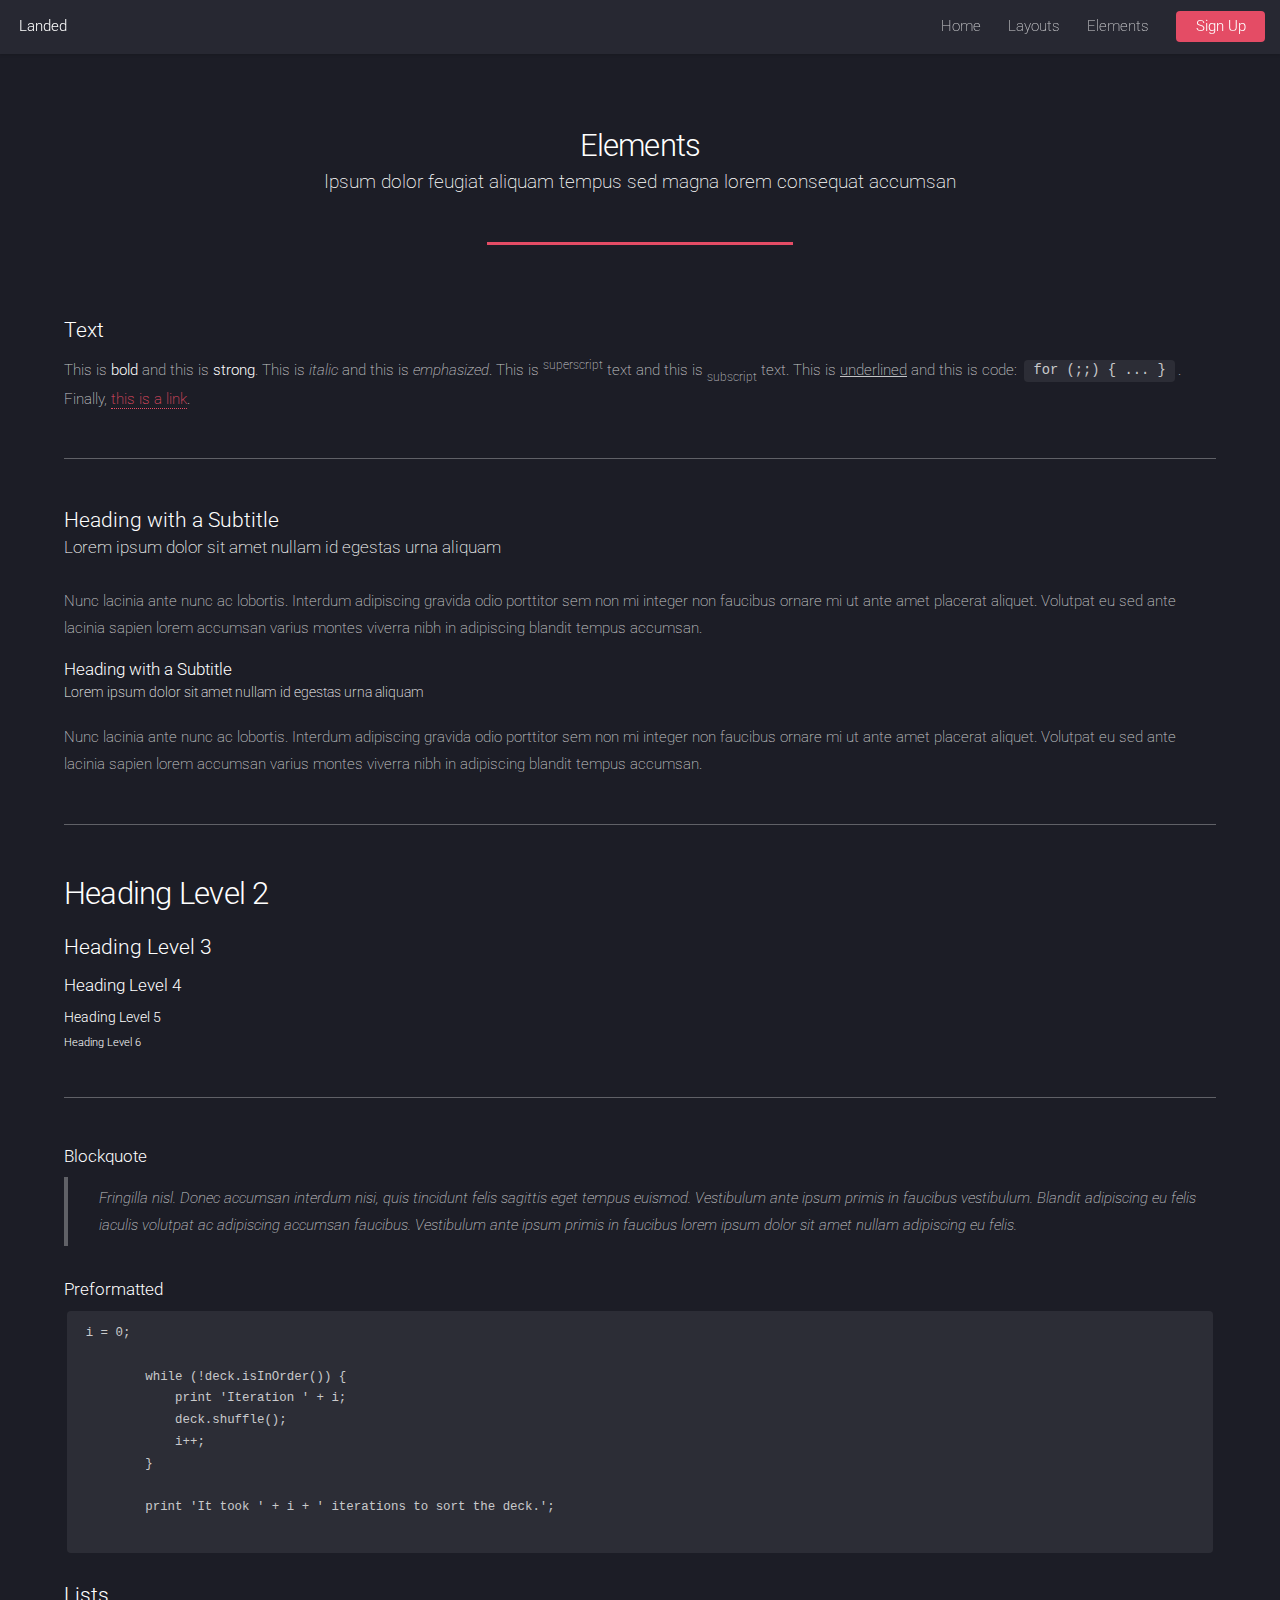
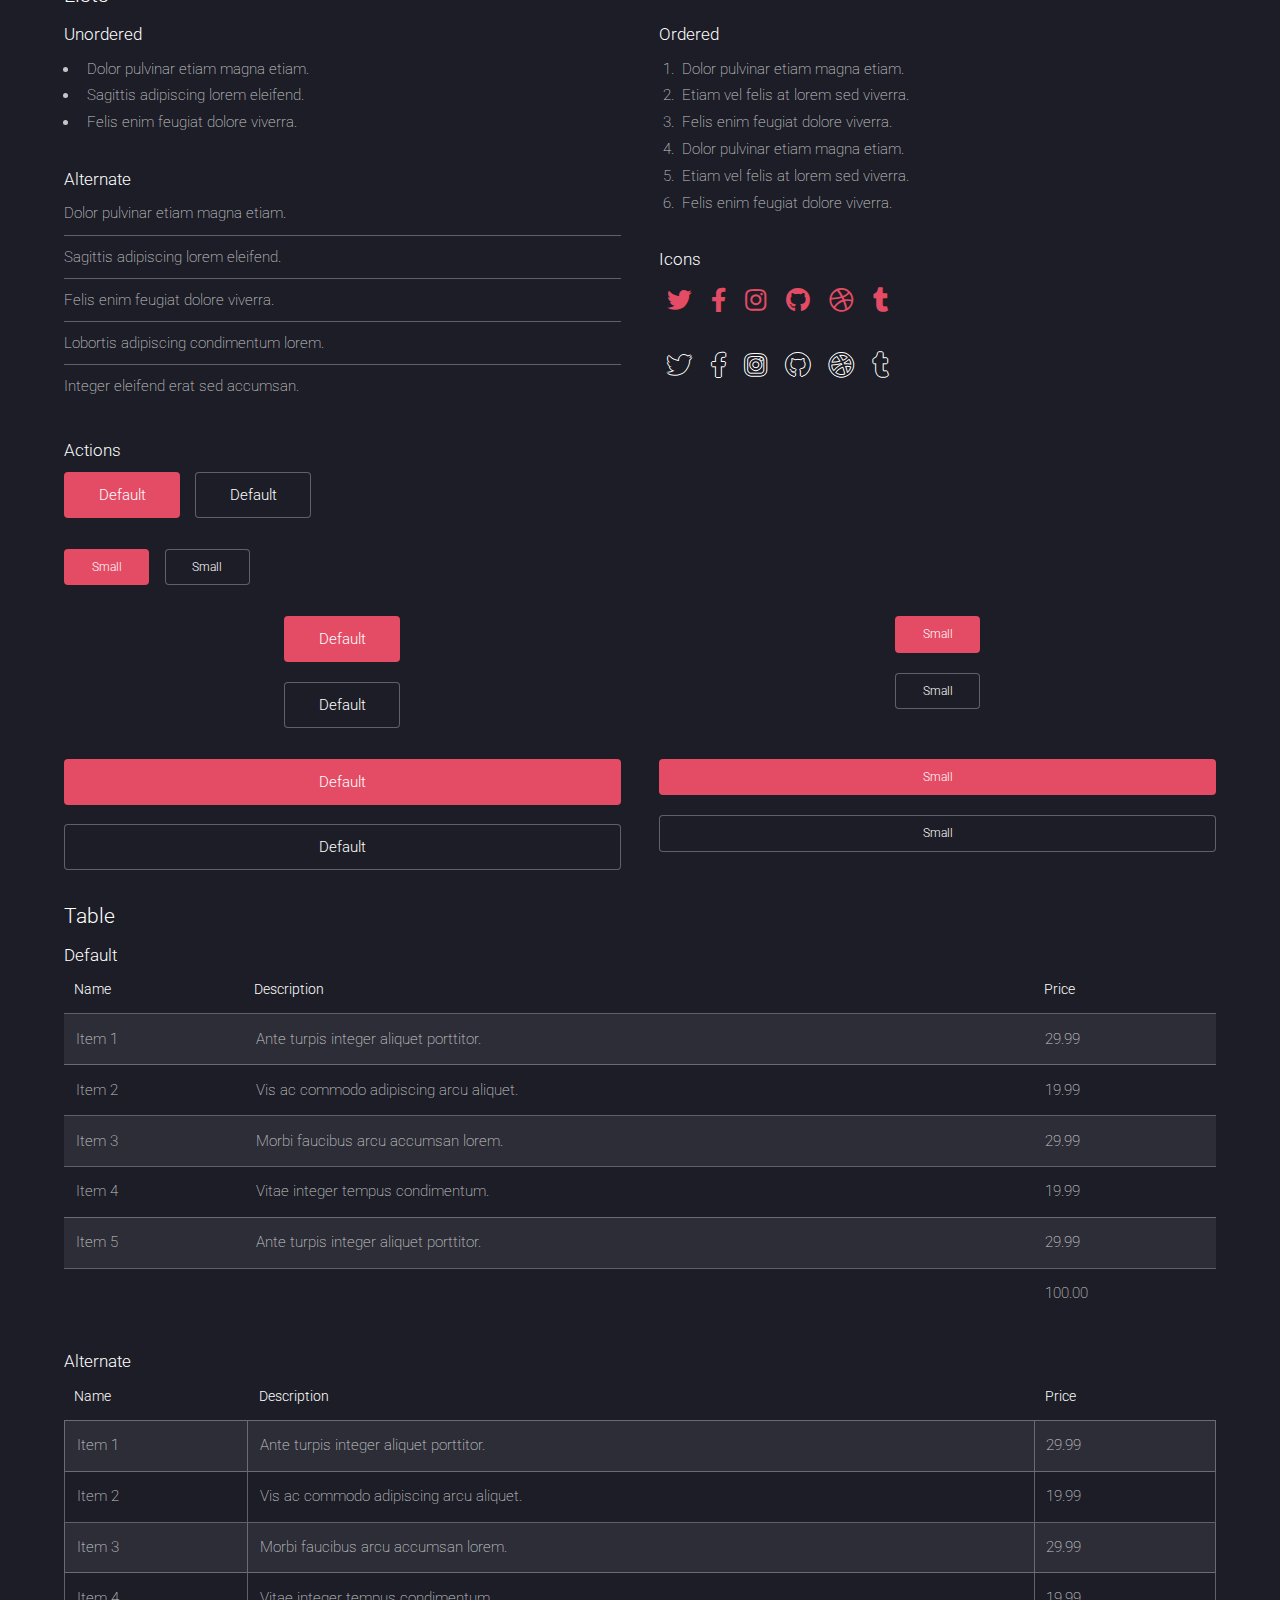
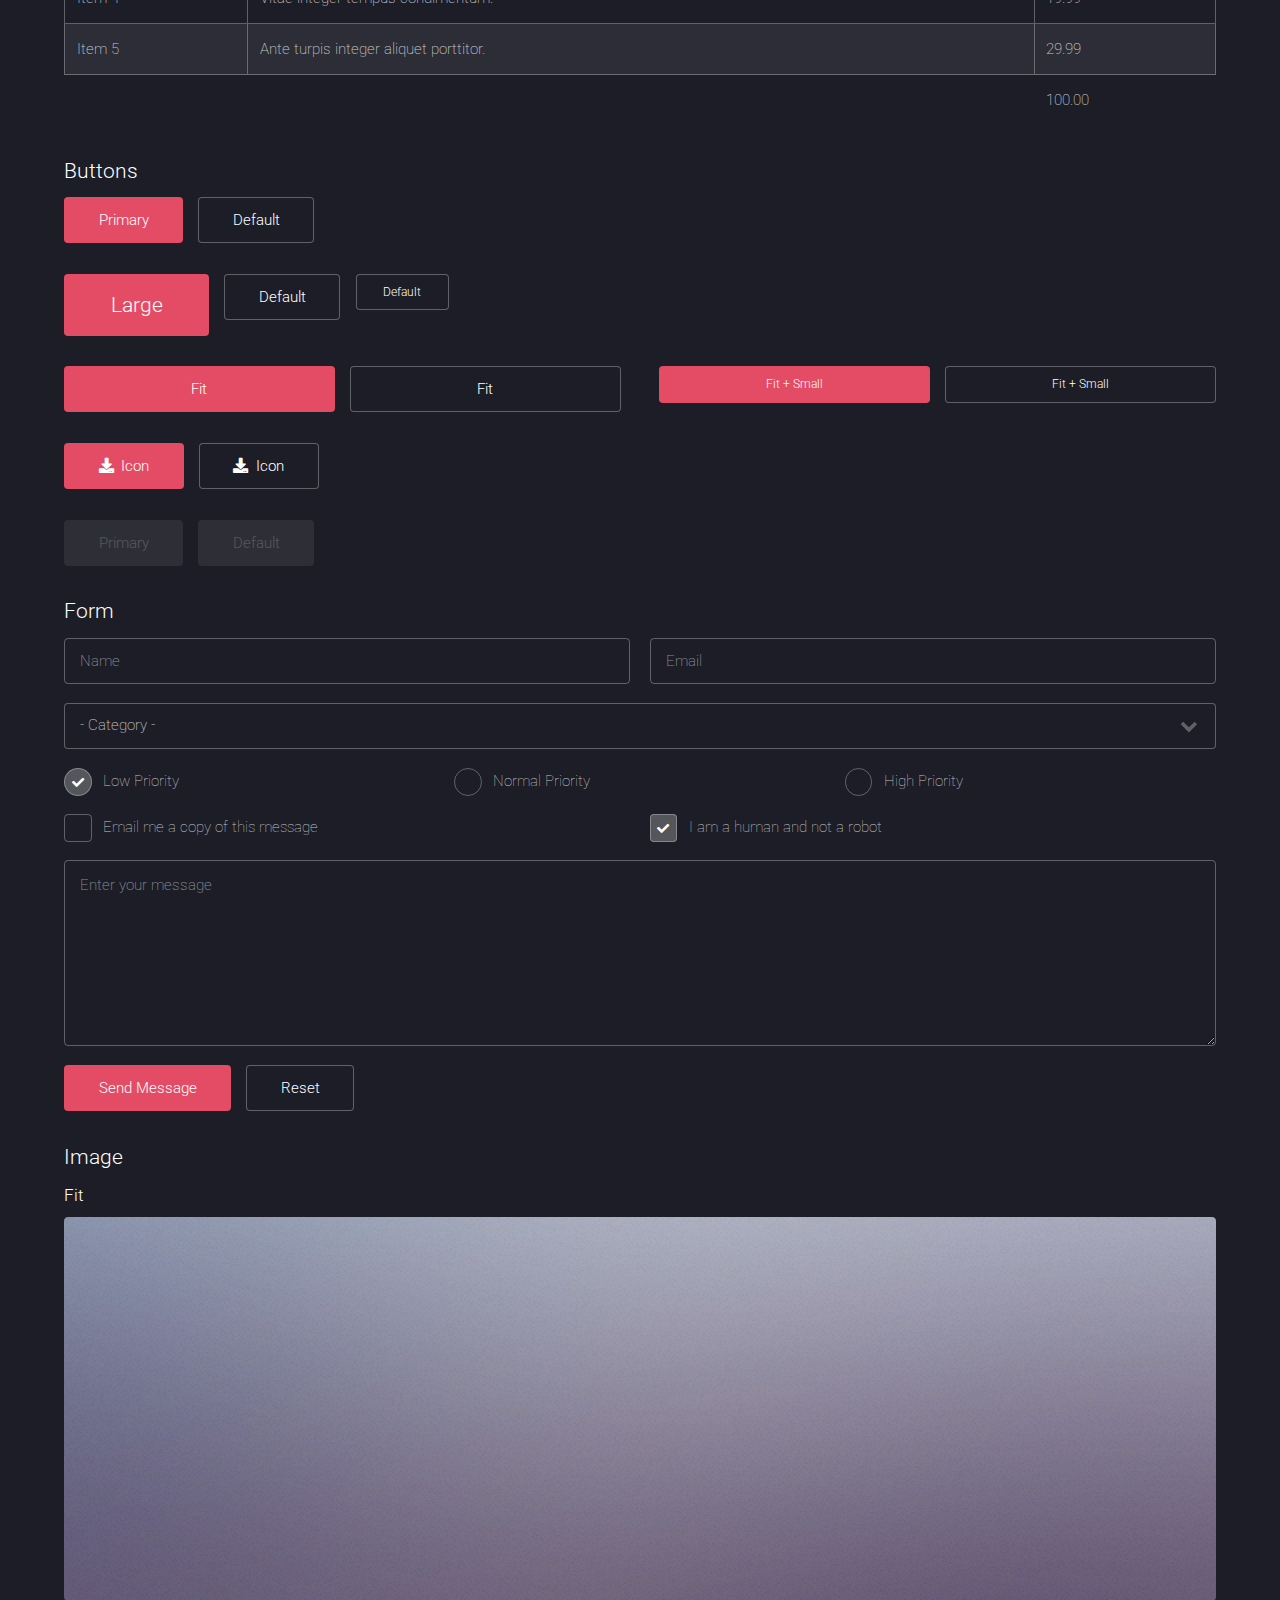
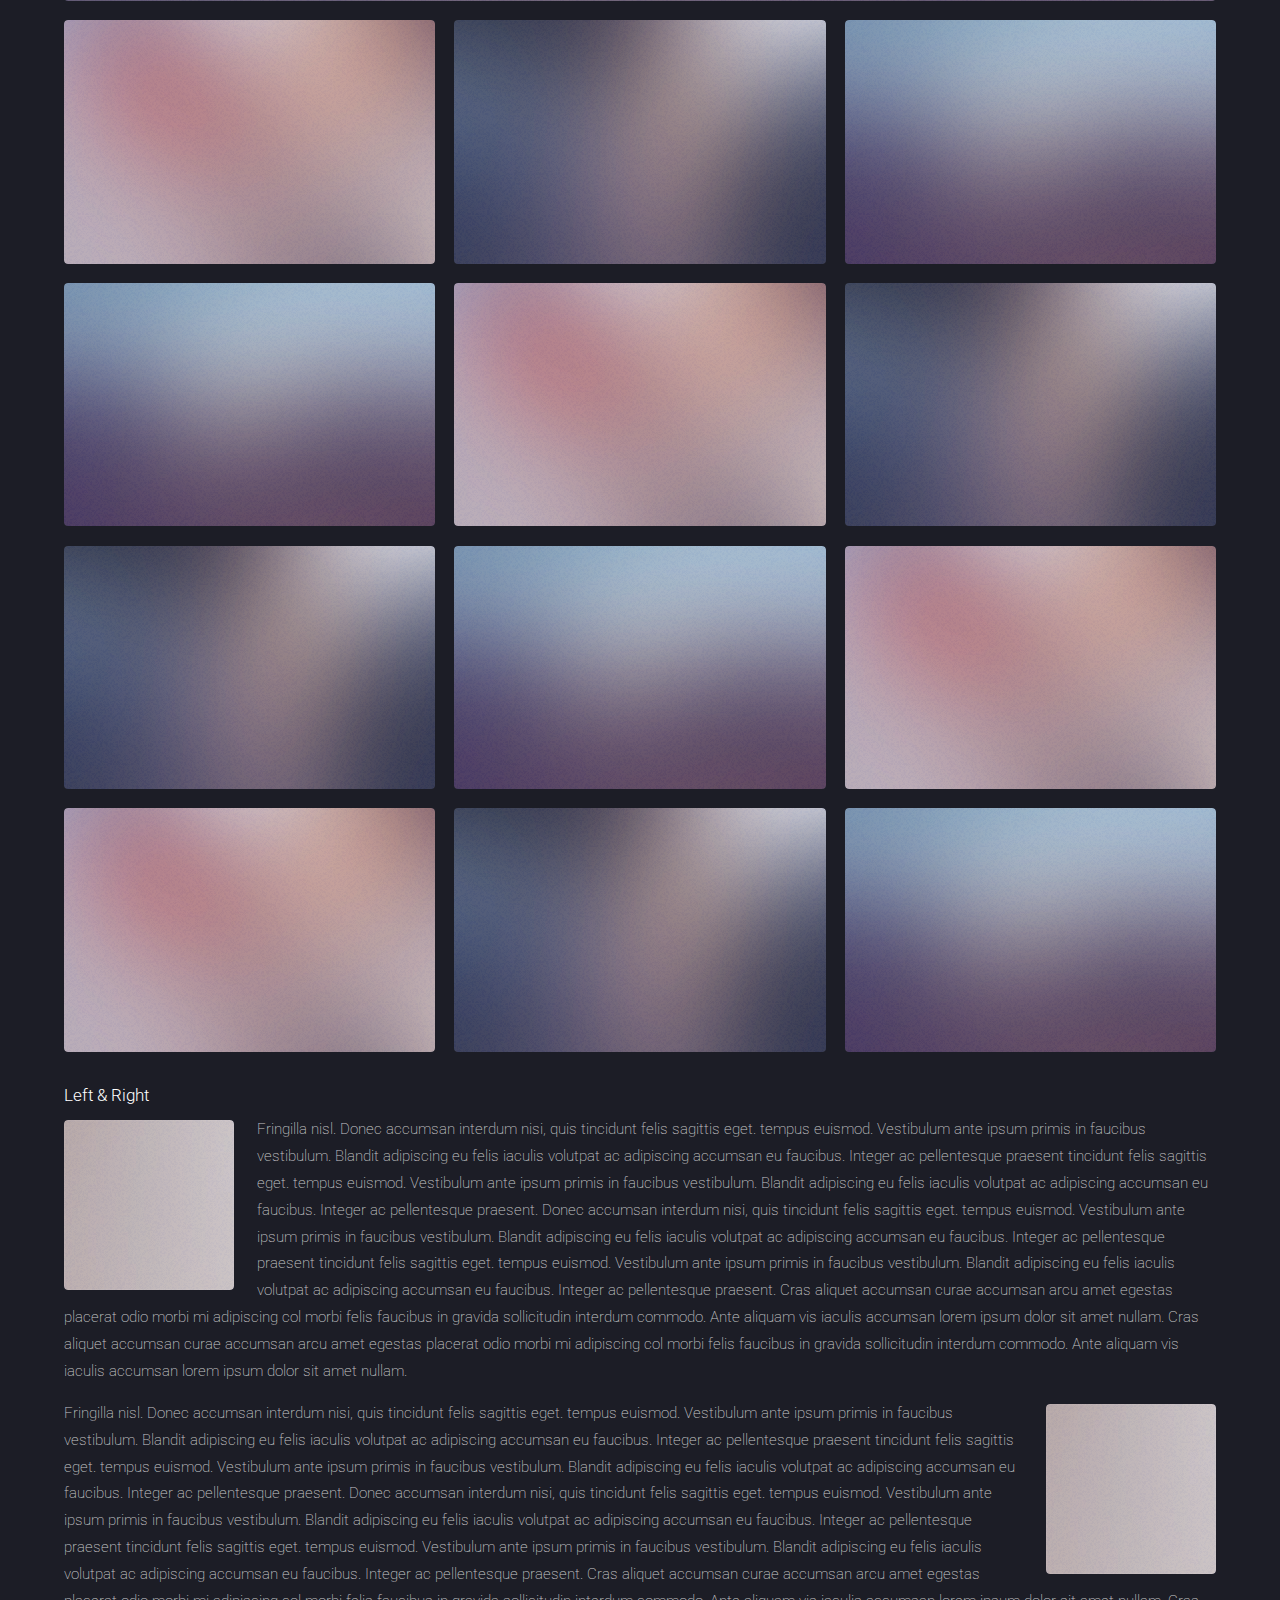
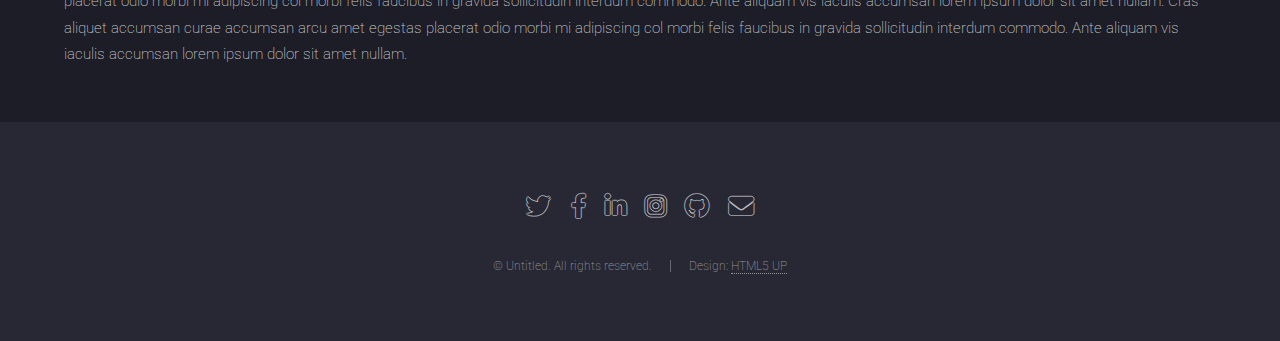
<file: elements.html>
<!DOCTYPE HTML>
<!--
	Landed by HTML5 UP
	html5up.net | @ajlkn
	Free for personal and commercial use under the CCA 3.0 license (html5up.net/license)
-->
<html>
	<head>
		<title>Elements - Landed by HTML5 UP</title>
		<meta charset="utf-8" />
		<meta name="viewport" content="width=device-width, initial-scale=1, user-scalable=no" />
		<link rel="stylesheet" href="assets/css/main.css" />
		<noscript><link rel="stylesheet" href="assets/css/noscript.css" /></noscript>
	</head>
	<body class="is-preload">
		<div id="page-wrapper">

			<!-- Header -->
				<header id="header">
					<h1 id="logo"><a href="index.html">Landed</a></h1>
					<nav id="nav">
						<ul>
							<li><a href="index.html">Home</a></li>
							<li>
								<a href="#">Layouts</a>
								<ul>
									<li><a href="left-sidebar.html">Left Sidebar</a></li>
									<li><a href="right-sidebar.html">Right Sidebar</a></li>
									<li><a href="no-sidebar.html">No Sidebar</a></li>
									<li>
										<a href="#">Submenu</a>
										<ul>
											<li><a href="#">Option 1</a></li>
											<li><a href="#">Option 2</a></li>
											<li><a href="#">Option 3</a></li>
											<li><a href="#">Option 4</a></li>
										</ul>
									</li>
								</ul>
							</li>
							<li><a href="elements.html">Elements</a></li>
							<li><a href="#" class="button primary">Sign Up</a></li>
						</ul>
					</nav>
				</header>

			<!-- Main -->
				<div id="main" class="wrapper style1">
					<div class="container">
						<header class="major">
							<h2>Elements</h2>
							<p>Ipsum dolor feugiat aliquam tempus sed magna lorem consequat accumsan</p>
						</header>

						<!-- Text -->
							<section>
								<h3>Text</h3>
								<p>This is <b>bold</b> and this is <strong>strong</strong>. This is <i>italic</i> and this is <em>emphasized</em>.
								This is <sup>superscript</sup> text and this is <sub>subscript</sub> text.
								This is <u>underlined</u> and this is code: <code>for (;;) { ... }</code>. Finally, <a href="#">this is a link</a>.</p>

								<hr />

								<header>
									<h3>Heading with a Subtitle</h3>
									<p>Lorem ipsum dolor sit amet nullam id egestas urna aliquam</p>
								</header>
								<p>Nunc lacinia ante nunc ac lobortis. Interdum adipiscing gravida odio porttitor sem non mi integer non faucibus ornare mi ut ante amet placerat aliquet. Volutpat eu sed ante lacinia sapien lorem accumsan varius montes viverra nibh in adipiscing blandit tempus accumsan.</p>
								<header>
									<h4>Heading with a Subtitle</h4>
									<p>Lorem ipsum dolor sit amet nullam id egestas urna aliquam</p>
								</header>
								<p>Nunc lacinia ante nunc ac lobortis. Interdum adipiscing gravida odio porttitor sem non mi integer non faucibus ornare mi ut ante amet placerat aliquet. Volutpat eu sed ante lacinia sapien lorem accumsan varius montes viverra nibh in adipiscing blandit tempus accumsan.</p>

								<hr />

								<h2>Heading Level 2</h2>
								<h3>Heading Level 3</h3>
								<h4>Heading Level 4</h4>
								<h5>Heading Level 5</h5>
								<h6>Heading Level 6</h6>

								<hr />

								<h4>Blockquote</h4>
								<blockquote>Fringilla nisl. Donec accumsan interdum nisi, quis tincidunt felis sagittis eget tempus euismod. Vestibulum ante ipsum primis in faucibus vestibulum. Blandit adipiscing eu felis iaculis volutpat ac adipiscing accumsan faucibus. Vestibulum ante ipsum primis in faucibus lorem ipsum dolor sit amet nullam adipiscing eu felis.</blockquote>

								<h4>Preformatted</h4>
								<pre><code>i = 0;

	while (!deck.isInOrder()) {
	    print 'Iteration ' + i;
	    deck.shuffle();
	    i++;
	}

	print 'It took ' + i + ' iterations to sort the deck.';
	</code></pre>
							</section>

						<!-- Lists -->
							<section>
								<h3>Lists</h3>
								<div class="row">
									<div class="col-6 col-12-xsmall">

										<h4>Unordered</h4>
										<ul>
											<li>Dolor pulvinar etiam magna etiam.</li>
											<li>Sagittis adipiscing lorem eleifend.</li>
											<li>Felis enim feugiat dolore viverra.</li>
										</ul>

										<h4>Alternate</h4>
										<ul class="alt">
											<li>Dolor pulvinar etiam magna etiam.</li>
											<li>Sagittis adipiscing lorem eleifend.</li>
											<li>Felis enim feugiat dolore viverra.</li>
											<li>Lobortis adipiscing condimentum lorem.</li>
											<li>Integer eleifend erat sed accumsan.</li>
										</ul>

									</div>
									<div class="col-6 col-12-xsmall">

										<h4>Ordered</h4>
										<ol>
											<li>Dolor pulvinar etiam magna etiam.</li>
											<li>Etiam vel felis at lorem sed viverra.</li>
											<li>Felis enim feugiat dolore viverra.</li>
											<li>Dolor pulvinar etiam magna etiam.</li>
											<li>Etiam vel felis at lorem sed viverra.</li>
											<li>Felis enim feugiat dolore viverra.</li>
										</ol>

										<h4>Icons</h4>
										<ul class="icons">
											<li><a href="#" class="icon brands fa-twitter"><span class="label">Twitter</span></a></li>
											<li><a href="#" class="icon brands fa-facebook-f"><span class="label">Facebook</span></a></li>
											<li><a href="#" class="icon brands fa-instagram"><span class="label">Instagram</span></a></li>
											<li><a href="#" class="icon brands fa-github"><span class="label">Github</span></a></li>
											<li><a href="#" class="icon brands fa-dribbble"><span class="label">Dribbble</span></a></li>
											<li><a href="#" class="icon brands fa-tumblr"><span class="label">Tumblr</span></a></li>
										</ul>
										<ul class="icons">
											<li><a href="#" class="icon brands alt fa-twitter"><span class="label">Twitter</span></a></li>
											<li><a href="#" class="icon brands alt fa-facebook-f"><span class="label">Facebook</span></a></li>
											<li><a href="#" class="icon brands alt fa-instagram"><span class="label">Instagram</span></a></li>
											<li><a href="#" class="icon brands alt fa-github"><span class="label">Github</span></a></li>
											<li><a href="#" class="icon brands alt fa-dribbble"><span class="label">Dribbble</span></a></li>
											<li><a href="#" class="icon brands alt fa-tumblr"><span class="label">Tumblr</span></a></li>
										</ul>

									</div>
								</div>

								<h4>Actions</h4>
								<ul class="actions">
									<li><a href="#" class="button primary">Default</a></li>
									<li><a href="#" class="button">Default</a></li>
								</ul>
								<ul class="actions small">
									<li><a href="#" class="button primary small">Small</a></li>
									<li><a href="#" class="button small">Small</a></li>
								</ul>
								<div class="row">
									<div class="col-3 col-6-medium col-12-xsmall">
										<ul class="actions stacked">
											<li><a href="#" class="button primary">Default</a></li>
											<li><a href="#" class="button">Default</a></li>
										</ul>
									</div>
									<div class="col-3 col-6-medium col-12-xsmall">
										<ul class="actions stacked">
											<li><a href="#" class="button primary small">Small</a></li>
											<li><a href="#" class="button small">Small</a></li>
										</ul>
									</div>
									<div class="col-3 col-6-medium col-12-xsmall">
										<ul class="actions stacked">
											<li><a href="#" class="button primary fit">Default</a></li>
											<li><a href="#" class="button fit">Default</a></li>
										</ul>
									</div>
									<div class="col-3 col-6-medium col-12-xsmall">
										<ul class="actions stacked">
											<li><a href="#" class="button primary small fit">Small</a></li>
											<li><a href="#" class="button small fit">Small</a></li>
										</ul>
									</div>
								</div>
							</section>

						<!-- Table -->
							<section>
								<h3>Table</h3>
								<h4>Default</h4>
								<div class="table-wrapper">
									<table>
										<thead>
											<tr>
												<th>Name</th>
												<th>Description</th>
												<th>Price</th>
											</tr>
										</thead>
										<tbody>
											<tr>
												<td>Item 1</td>
												<td>Ante turpis integer aliquet porttitor.</td>
												<td>29.99</td>
											</tr>
											<tr>
												<td>Item 2</td>
												<td>Vis ac commodo adipiscing arcu aliquet.</td>
												<td>19.99</td>
											</tr>
											<tr>
												<td>Item 3</td>
												<td> Morbi faucibus arcu accumsan lorem.</td>
												<td>29.99</td>
											</tr>
											<tr>
												<td>Item 4</td>
												<td>Vitae integer tempus condimentum.</td>
												<td>19.99</td>
											</tr>
											<tr>
												<td>Item 5</td>
												<td>Ante turpis integer aliquet porttitor.</td>
												<td>29.99</td>
											</tr>
										</tbody>
										<tfoot>
											<tr>
												<td colspan="2"></td>
												<td>100.00</td>
											</tr>
										</tfoot>
									</table>
								</div>
								<h4>Alternate</h4>
								<div class="table-wrapper">
									<table class="alt">
										<thead>
											<tr>
												<th>Name</th>
												<th>Description</th>
												<th>Price</th>
											</tr>
										</thead>
										<tbody>
											<tr>
												<td>Item 1</td>
												<td>Ante turpis integer aliquet porttitor.</td>
												<td>29.99</td>
											</tr>
											<tr>
												<td>Item 2</td>
												<td>Vis ac commodo adipiscing arcu aliquet.</td>
												<td>19.99</td>
											</tr>
											<tr>
												<td>Item 3</td>
												<td> Morbi faucibus arcu accumsan lorem.</td>
												<td>29.99</td>
											</tr>
											<tr>
												<td>Item 4</td>
												<td>Vitae integer tempus condimentum.</td>
												<td>19.99</td>
											</tr>
											<tr>
												<td>Item 5</td>
												<td>Ante turpis integer aliquet porttitor.</td>
												<td>29.99</td>
											</tr>
										</tbody>
										<tfoot>
											<tr>
												<td colspan="2"></td>
												<td>100.00</td>
											</tr>
										</tfoot>
									</table>
								</div>
							</section>

						<!-- Buttons -->
							<section>
								<h3>Buttons</h3>
								<ul class="actions">
									<li><a href="#" class="button primary">Primary</a></li>
									<li><a href="#" class="button">Default</a></li>
								</ul>
								<ul class="actions">
									<li><a href="#" class="button primary large">Large</a></li>
									<li><a href="#" class="button">Default</a></li>
									<li><a href="#" class="button small">Default</a></li>
								</ul>
								<div class="row">
									<div class="col-6 col-12-xsmall">
										<ul class="actions fit">
											<li><a href="#" class="button primary fit">Fit</a></li>
											<li><a href="#" class="button fit">Fit</a></li>
										</ul>
									</div>
									<div class="col-6 col-12-xsmall">
										<ul class="actions fit small">
											<li><a href="#" class="button primary fit small">Fit + Small</a></li>
											<li><a href="#" class="button fit small">Fit + Small</a></li>
										</ul>
									</div>
								</div>
								<ul class="actions">
									<li><a href="#" class="button primary icon solid fa-download">Icon</a></li>
									<li><a href="#" class="button icon solid fa-download">Icon</a></li>
								</ul>
								<ul class="actions">
									<li><span class="button primary disabled">Primary</span></li>
									<li><span class="button disabled">Default</span></li>
								</ul>
							</section>

						<!-- Form -->
							<section>
								<h3>Form</h3>
								<form method="post" action="#">
									<div class="row gtr-uniform gtr-50">
										<div class="col-6 col-12-xsmall">
											<input type="text" name="name" id="name" value="" placeholder="Name" />
										</div>
										<div class="col-6 col-12-xsmall">
											<input type="email" name="email" id="email" value="" placeholder="Email" />
										</div>
										<div class="col-12">
											<select name="category" id="category">
												<option value="">- Category -</option>
												<option value="1">Manufacturing</option>
												<option value="1">Shipping</option>
												<option value="1">Administration</option>
												<option value="1">Human Resources</option>
											</select>
										</div>
										<div class="col-4 col-12-medium">
											<input type="radio" id="priority-low" name="priority" checked>
											<label for="priority-low">Low Priority</label>
										</div>
										<div class="col-4 col-12-medium">
											<input type="radio" id="priority-normal" name="priority">
											<label for="priority-normal">Normal Priority</label>
										</div>
										<div class="col-4 col-12-medium">
											<input type="radio" id="priority-high" name="priority">
											<label for="priority-high">High Priority</label>
										</div>
										<div class="col-6 col-12-medium">
											<input type="checkbox" id="copy" name="copy">
											<label for="copy">Email me a copy of this message</label>
										</div>
										<div class="col-6 col-12-medium">
											<input type="checkbox" id="human" name="human" checked>
											<label for="human">I am a human and not a robot</label>
										</div>
										<div class="col-12">
											<textarea name="message" id="message" placeholder="Enter your message" rows="6"></textarea>
										</div>
										<div class="col-12">
											<ul class="actions">
												<li><input type="submit" value="Send Message" class="primary" /></li>
												<li><input type="reset" value="Reset" /></li>
											</ul>
										</div>
									</div>
								</form>
							</section>

						<!-- Image -->
							<section>
								<h3>Image</h3>
								<h4>Fit</h4>
								<div class="box alt">
									<div class="row gtr-50 gtr-uniform">
										<div class="col-12"><span class="image fit"><img src="images/pic07.jpg" alt="" /></span></div>
										<div class="col-4 col-6-xsmall"><span class="image fit"><img src="images/pic02.jpg" alt="" /></span></div>
										<div class="col-4 col-6-xsmall"><span class="image fit"><img src="images/pic03.jpg" alt="" /></span></div>
										<div class="col-4 col-6-xsmall"><span class="image fit"><img src="images/pic04.jpg" alt="" /></span></div>
										<div class="col-4 col-6-xsmall"><span class="image fit"><img src="images/pic04.jpg" alt="" /></span></div>
										<div class="col-4 col-6-xsmall"><span class="image fit"><img src="images/pic02.jpg" alt="" /></span></div>
										<div class="col-4 col-6-xsmall"><span class="image fit"><img src="images/pic03.jpg" alt="" /></span></div>
										<div class="col-4 col-6-xsmall"><span class="image fit"><img src="images/pic03.jpg" alt="" /></span></div>
										<div class="col-4 col-6-xsmall"><span class="image fit"><img src="images/pic04.jpg" alt="" /></span></div>
										<div class="col-4 col-6-xsmall"><span class="image fit"><img src="images/pic02.jpg" alt="" /></span></div>
										<div class="col-4 col-6-xsmall"><span class="image fit"><img src="images/pic02.jpg" alt="" /></span></div>
										<div class="col-4 col-6-xsmall"><span class="image fit"><img src="images/pic03.jpg" alt="" /></span></div>
										<div class="col-4 col-6-xsmall"><span class="image fit"><img src="images/pic04.jpg" alt="" /></span></div>
									</div>
								</div>

								<h4>Left &amp; Right</h4>
								<p><span class="image left"><img src="images/pic08.jpg" alt="" /></span>Fringilla nisl. Donec accumsan interdum nisi, quis tincidunt felis sagittis eget. tempus euismod. Vestibulum ante ipsum primis in faucibus vestibulum. Blandit adipiscing eu felis iaculis volutpat ac adipiscing accumsan eu faucibus. Integer ac pellentesque praesent tincidunt felis sagittis eget. tempus euismod. Vestibulum ante ipsum primis in faucibus vestibulum. Blandit adipiscing eu felis iaculis volutpat ac adipiscing accumsan eu faucibus. Integer ac pellentesque praesent. Donec accumsan interdum nisi, quis tincidunt felis sagittis eget. tempus euismod. Vestibulum ante ipsum primis in faucibus vestibulum. Blandit adipiscing eu felis iaculis volutpat ac adipiscing accumsan eu faucibus. Integer ac pellentesque praesent tincidunt felis sagittis eget. tempus euismod. Vestibulum ante ipsum primis in faucibus vestibulum. Blandit adipiscing eu felis iaculis volutpat ac adipiscing accumsan eu faucibus. Integer ac pellentesque praesent. Cras aliquet accumsan curae accumsan arcu amet egestas placerat odio morbi mi adipiscing col morbi felis faucibus in gravida sollicitudin interdum commodo. Ante aliquam vis iaculis accumsan lorem ipsum dolor sit amet nullam. Cras aliquet accumsan curae accumsan arcu amet egestas placerat odio morbi mi adipiscing col morbi felis faucibus in gravida sollicitudin interdum commodo. Ante aliquam vis iaculis accumsan lorem ipsum dolor sit amet nullam.</p>
								<p><span class="image right"><img src="images/pic08.jpg" alt="" /></span>Fringilla nisl. Donec accumsan interdum nisi, quis tincidunt felis sagittis eget. tempus euismod. Vestibulum ante ipsum primis in faucibus vestibulum. Blandit adipiscing eu felis iaculis volutpat ac adipiscing accumsan eu faucibus. Integer ac pellentesque praesent tincidunt felis sagittis eget. tempus euismod. Vestibulum ante ipsum primis in faucibus vestibulum. Blandit adipiscing eu felis iaculis volutpat ac adipiscing accumsan eu faucibus. Integer ac pellentesque praesent. Donec accumsan interdum nisi, quis tincidunt felis sagittis eget. tempus euismod. Vestibulum ante ipsum primis in faucibus vestibulum. Blandit adipiscing eu felis iaculis volutpat ac adipiscing accumsan eu faucibus. Integer ac pellentesque praesent tincidunt felis sagittis eget. tempus euismod. Vestibulum ante ipsum primis in faucibus vestibulum. Blandit adipiscing eu felis iaculis volutpat ac adipiscing accumsan eu faucibus. Integer ac pellentesque praesent. Cras aliquet accumsan curae accumsan arcu amet egestas placerat odio morbi mi adipiscing col morbi felis faucibus in gravida sollicitudin interdum commodo. Ante aliquam vis iaculis accumsan lorem ipsum dolor sit amet nullam. Cras aliquet accumsan curae accumsan arcu amet egestas placerat odio morbi mi adipiscing col morbi felis faucibus in gravida sollicitudin interdum commodo. Ante aliquam vis iaculis accumsan lorem ipsum dolor sit amet nullam.</p>
							</section>

					</div>
				</div>

			<!-- Footer -->
				<footer id="footer">
					<ul class="icons">
						<li><a href="#" class="icon brands alt fa-twitter"><span class="label">Twitter</span></a></li>
						<li><a href="#" class="icon brands alt fa-facebook-f"><span class="label">Facebook</span></a></li>
						<li><a href="#" class="icon brands alt fa-linkedin-in"><span class="label">LinkedIn</span></a></li>
						<li><a href="#" class="icon brands alt fa-instagram"><span class="label">Instagram</span></a></li>
						<li><a href="#" class="icon brands alt fa-github"><span class="label">GitHub</span></a></li>
						<li><a href="#" class="icon solid alt fa-envelope"><span class="label">Email</span></a></li>
					</ul>
					<ul class="copyright">
						<li>&copy; Untitled. All rights reserved.</li><li>Design: <a href="http://html5up.net">HTML5 UP</a></li>
					</ul>
				</footer>

		</div>

		<!-- Scripts -->
			<script src="assets/js/jquery.min.js"></script>
			<script src="assets/js/jquery.scrolly.min.js"></script>
			<script src="assets/js/jquery.dropotron.min.js"></script>
			<script src="assets/js/jquery.scrollex.min.js"></script>
			<script src="assets/js/browser.min.js"></script>
			<script src="assets/js/breakpoints.min.js"></script>
			<script src="assets/js/util.js"></script>
			<script src="assets/js/main.js"></script>

	</body>
</html>
</file>
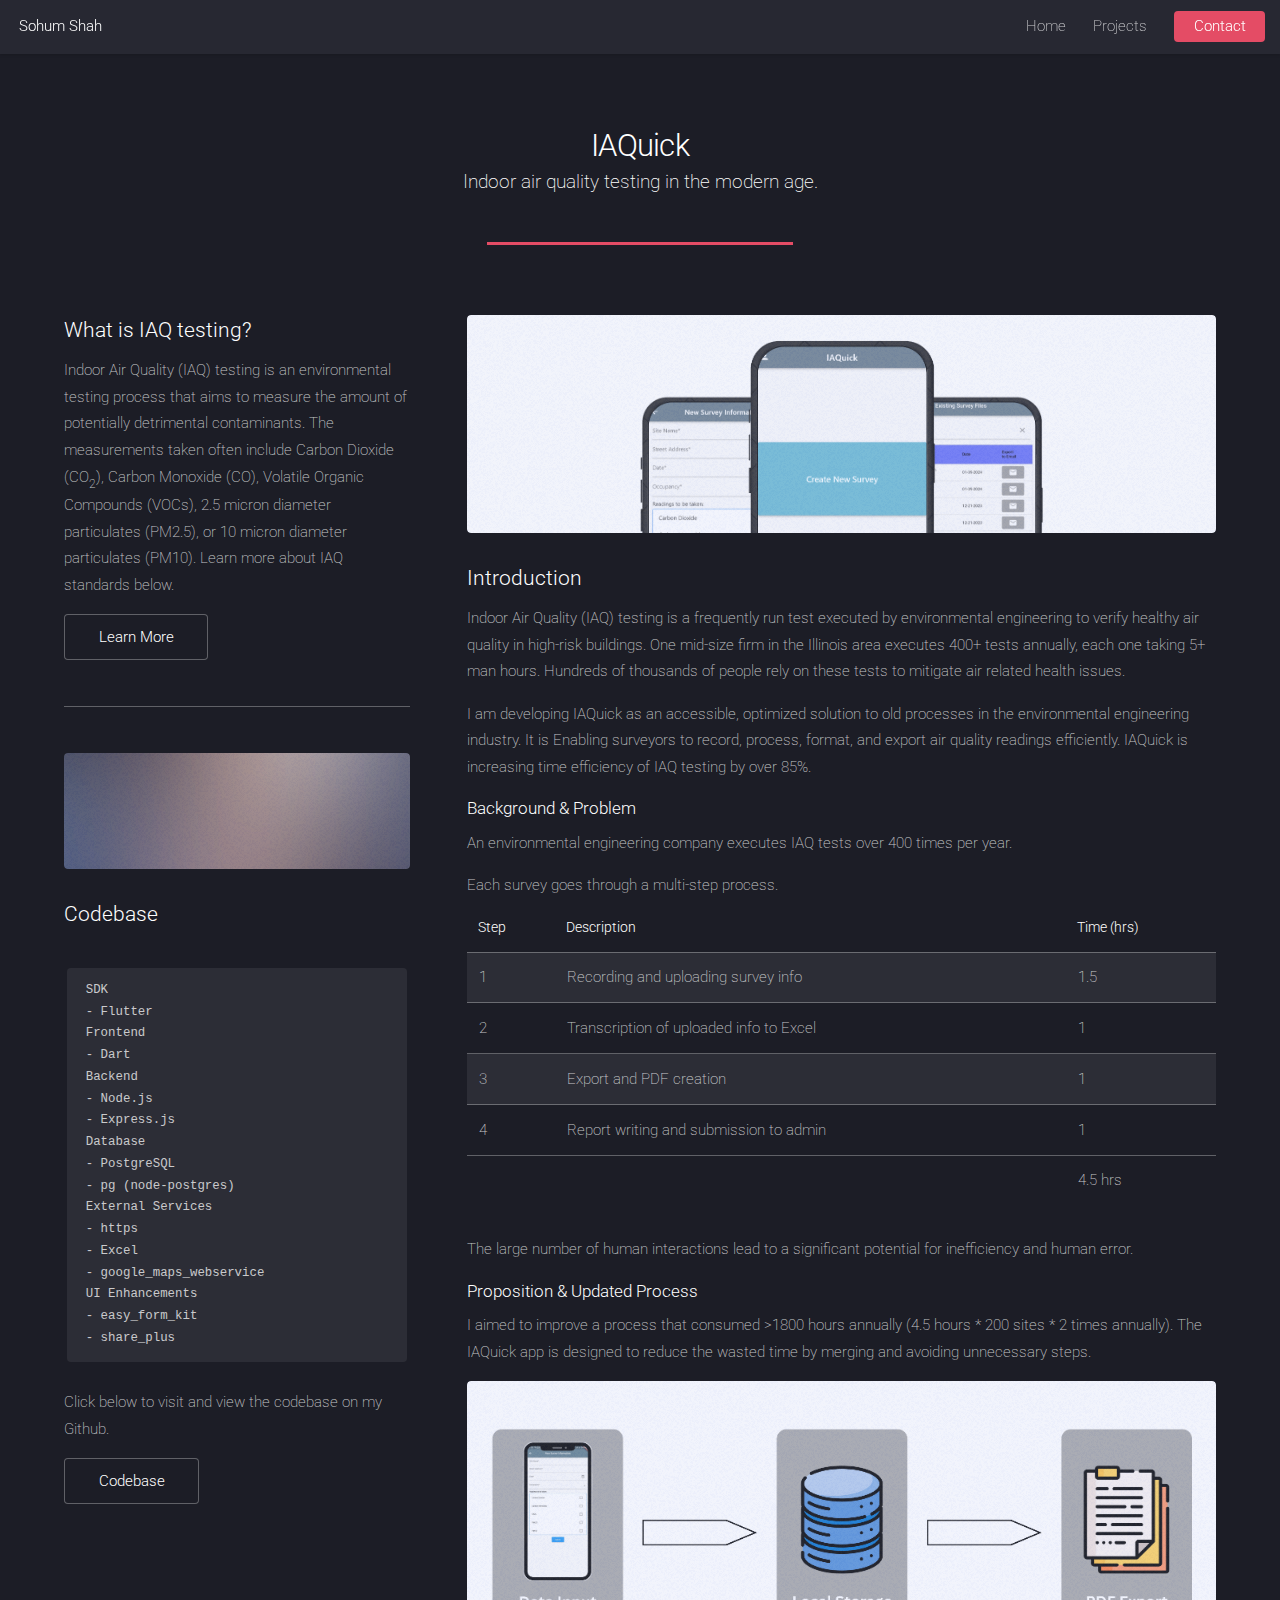
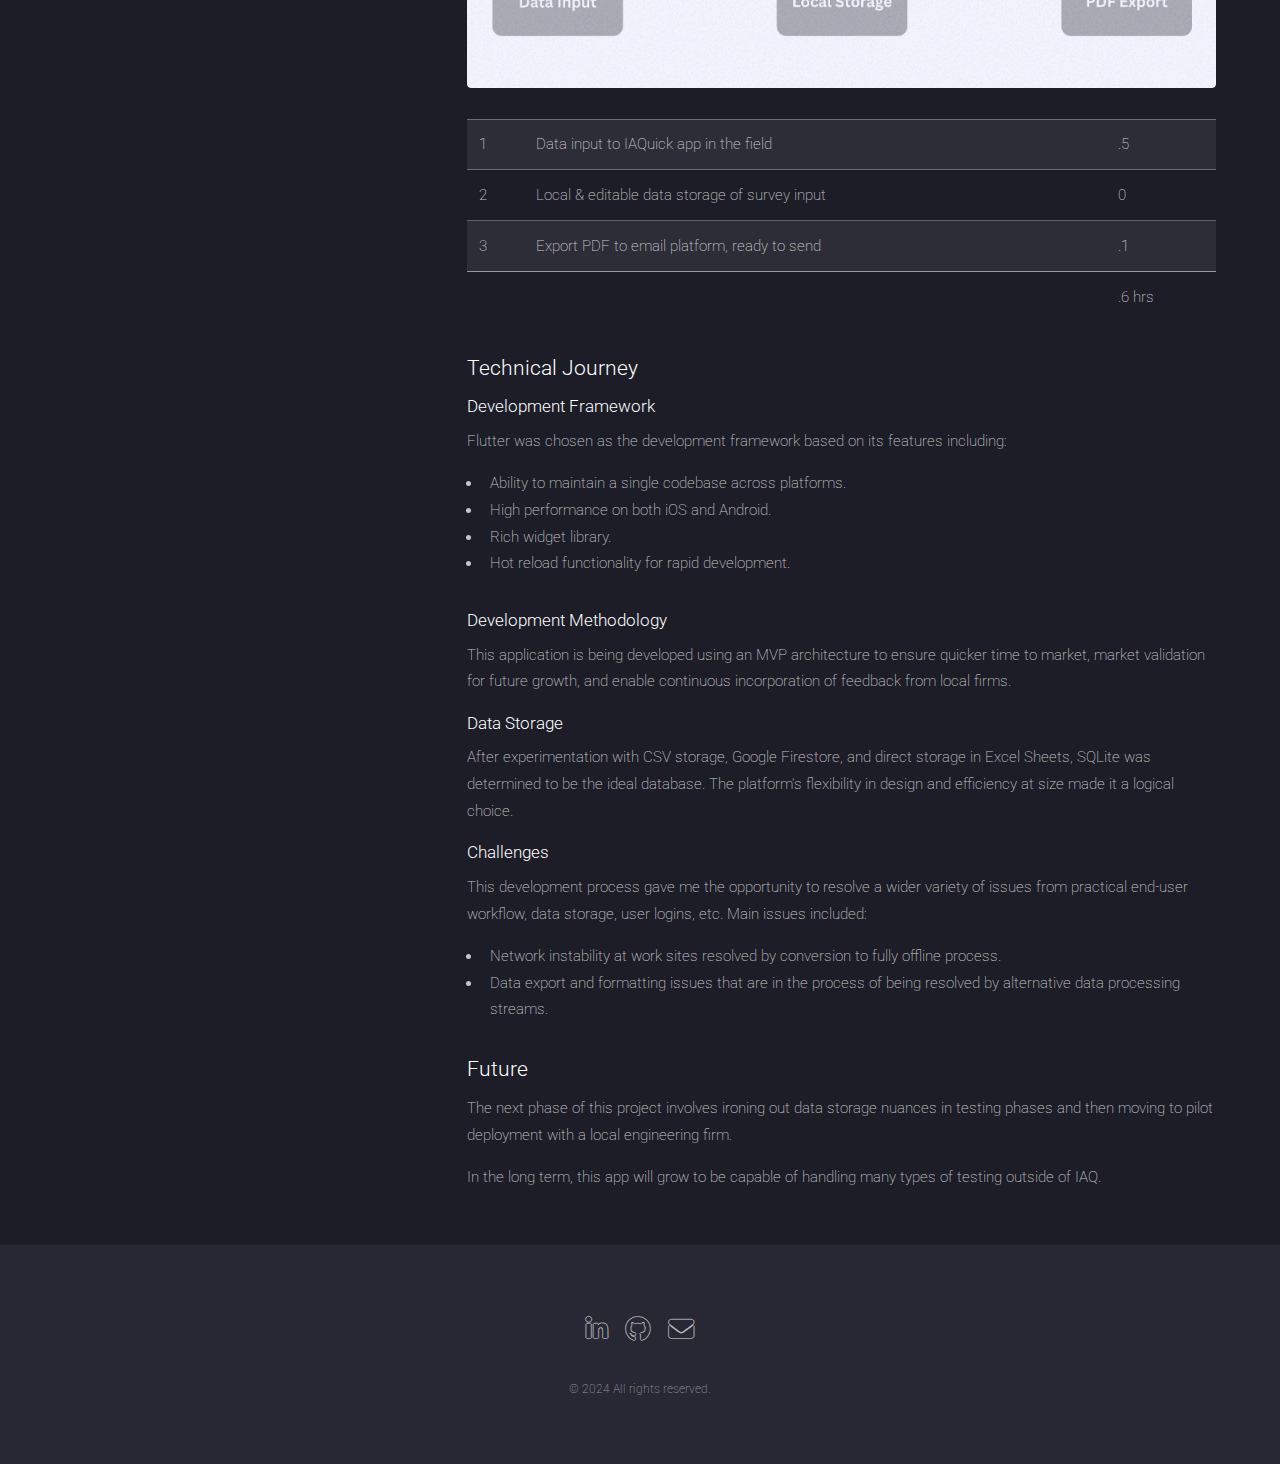
<file: IAQuick.html>
<!DOCTYPE HTML>
<!--
	Landed by HTML5 UP
	html5up.net | @ajlkn
	Free for personal and commercial use under the CCA 3.0 license (html5up.net/license)
-->
<html>
	<head>
		<title>IAQuick</title>
		<meta charset="utf-8" />
		<meta name="viewport" content="width=device-width, initial-scale=1, user-scalable=no" />
		<link rel="stylesheet" href="assets/css/main.css" />
		<noscript><link rel="stylesheet" href="assets/css/noscript.css" /></noscript>
	</head>
	<body class="is-preload">
		<div id="page-wrapper">

			<!-- Header -->
			<header id="header">
				<h1 id="logo"><a href="index.html">Sohum Shah</a></h1>
				<nav id="nav">
					<ul>
						<li><a href="index.html">Home</a></li>
						<li>
							<a href="#">Projects</a>
							<ul>
								<li><a href="IAQuick.html">IAQuick</a></li>
								<!-- <li><a href="right-sidebar.html">Right Sidebar</a></li> -->
								<!-- <li><a href="no-sidebar.html">No Sidebar</a></li> -->
								<!-- <li>
									<a href="#">Submenu</a>
									<ul>
										<li><a href="#">Option 1</a></li>
										<li><a href="#">Option 2</a></li>
										<li><a href="#">Option 3</a></li>
										<li><a href="#">Option 4</a></li>
									</ul>
								</li> -->
							</ul>
						</li>
						<!-- <li><a href="elements.html">Elements</a></li> -->
						<li><a href="mailto:sohum1094@gmail.com" class="button primary">Contact</a></li>
					</ul>
				</nav>
			</header>

			<!-- Main -->
				<div id="main" class="wrapper style1">
					<div class="container">
						<header class="major">
							<h2>IAQuick</h2>
							<p>Indoor air quality testing in the modern age.</p>
						</header>
						<div class="row gtr-150">
							<div class="col-4 col-12-medium">

								<!-- Sidebar -->
									<section id="sidebar">
										<section>
											<h3>What is IAQ testing?</h3>
											<p>Indoor Air Quality (IAQ) testing is an environmental testing process that aims to measure the amount of potentially detrimental contaminants. 
												The measurements taken often include Carbon Dioxide (CO<sub>2</sub>), Carbon Monoxide (CO), Volatile Organic Compounds (VOCs), 2.5 micron diameter particulates (PM2.5), or 10 micron diameter particulates (PM10). 
												Learn more about IAQ standards below.</p>
											<footer>
												<ul class="actions">
													<li><a href="https://www.epa.gov/indoor-air-quality-iaq/introduction-indoor-air-quality" class="button">Learn More</a></li>
												</ul>
											</footer>
										</section>
										<hr />
										<section>
											<a href="#" class="image fit"><img src="images/pic06.jpg" alt="" /></a>
											<h3>Codebase</h3>
											<pre>
												<code>SDK
- Flutter
Frontend
- Dart
Backend
- Node.js
- Express.js
Database
- PostgreSQL
- pg (node-postgres)
External Services 
- https
- Excel
- google_maps_webservice
UI Enhancements
- easy_form_kit
- share_plus
</code></pre>
											<p>Click below to visit and view the codebase on my Github.</p>
											<footer>
												<ul class="actions">
													<li><a href="https://github.com/sohum1094/IAQuick" class="button">Codebase</a></li>
												</ul>
											</footer>
										</section>
									</section>

							</div>
							<div class="col-8 col-12-medium imp-medium">

								<!-- Content -->
									<section id="content">
										<a href="" class="image fit"><img src="images/IAQuick banner.png" alt="" /></a>
										<h3>Introduction</h3>
										<p>Indoor Air Quality (IAQ) testing is a frequently run test executed by environmental engineering to verify healthy air quality in high-risk buildings. 
											One mid-size firm in the Illinois area executes 400+ tests annually, each one taking 5+ man hours. 
											Hundreds of thousands of people rely on these tests to mitigate air related health issues.</p>
										<p>I am developing IAQuick as an accessible, optimized solution to old processes in the environmental engineering industry. It is Enabling surveyors to record, process, format, and export air quality readings efficiently.
											IAQuick is increasing time efficiency of IAQ testing by over 85%.</p>
										<h4>Background & Problem</h4>
										<p>An environmental engineering company executes IAQ tests over 400 times per year. </p>
										<p>Each survey goes through a multi-step process.</p>
										<div class="table-wrapper">
											<table>
												<thead>
													<tr>
														<th>Step</th>
														<th>Description</th>
														<th>Time (hrs)</th>
													</tr>
												</thead>
												<tbody>
													<tr>
														<td>1</td>
														<td>Recording and uploading survey info</td>
														<td>1.5</td>
													</tr>
													<tr>
														<td>2</td>
														<td>Transcription of uploaded info to Excel </td>
														<td>1</td>
													</tr>
													<tr>
														<td>3</td>
														<td>Export and PDF creation</td>
														<td>1</td>
													</tr>
													<tr>
														<td>4</td>
														<td>Report writing and submission to admin</td>
														<td>1</td>
													</tr>
												</tbody>
												<tfoot>
													<tr>
														<td colspan="2"></td>
														<td>4.5 hrs</td>
													</tr>
												</tfoot>
											</table>
										</div>
										<p>The large number of human interactions lead to a significant potential for inefficiency and human error.</p>
										<h4>Proposition & Updated Process</h4>
										<p> I aimed to improve a process that consumed >1800 hours annually (4.5 hours * 200 sites * 2 times annually).
											The IAQuick app is designed to reduce the wasted time by merging and avoiding unnecessary steps. 
										</p>
										<a href="" class="image fit"><img src="images/Data Input.png" alt="" /></a>
										<div class="table-wrapper">
											<table>
												<!-- <thead>
													<tr>
														<th>Step</th>
														<th>Description</th>
														<th>Time (hrs)</th>
													</tr>
												</thead> -->
												<tbody>
													<tr>
														<td>1</td>
														<td>Data input to IAQuick app in the field</td>
														<td>.5</td>
													</tr>
													<tr>
														<td>2</td>
														<td>Local & editable data storage of survey input</td>
														<td>0</td>
													</tr>
													<tr>
														<td>3</td>
														<td>Export PDF to email platform, ready to send</td>
														<td>.1</td>
													<tr>
												</tbody>
												<tfoot>
													<tr>
														<td colspan="2"></td>
														<td>.6 hrs</td>
													</tr>
												</tfoot>
											</table>
										</div>

										<h3>Technical Journey</h3>
										<h4>Development Framework</h4>
										<p>Flutter was chosen as the development framework based on its features including: </p>
										<div class="col-6 col-12-xsmall">
											<ul>
												<li>Ability to maintain a single codebase across platforms.</li>
												<li>High performance on both iOS and Android.</li>
												<li>Rich widget library.</li>
												<li>Hot reload functionality for rapid development.</li>
											</ul>
										<h4>Development Methodology</h4>
										<p>This application is being developed using an MVP architecture to ensure quicker time to market,
											 market validation for future growth, and enable continuous incorporation of feedback from local firms.</p>
										<h4>Data Storage</h4>
										<p>After experimentation with CSV storage, Google Firestore, and direct storage in Excel Sheets, SQLite was determined to be the ideal database. 
											The platform's flexibility in design and efficiency at size made it a logical choice.</p>
										<h4>Challenges</h4>
										<p>This development process gave me the opportunity to resolve a wider variety of issues from practical end-user workflow, data storage, user logins, etc. Main issues included: </p>
										<div class="col-6 col-12-xsmall">
											<ul>
												<li>Network instability at work sites resolved by conversion to fully offline process.</li>
												<li>Data export and formatting issues that are in the process of being resolved by alternative data processing streams.</li>
											</ul>
										<h3>Future</h3>
										<p>The next phase of this project involves ironing out data storage nuances in testing phases and then moving to pilot deployment with a local engineering firm.</p>
										<p>In the long term, this app will grow to be capable of handling many types of testing outside of IAQ.</p>
									</section>

							</div>
							
						</div>
					</div>
				</div>

			<!-- Footer -->
			<footer id="footer">
				<ul class="icons">
					<li><a href="https://www.linkedin.com/in/sohum1094/" class="icon brands alt fa-linkedin-in"><span class="label">LinkedIn</span></a></li>
					<!-- <li><a href="https://www.instagram.com/sohum1094/" class="icon brands alt fa-instagram"><span class="label">Instagram</span></a></li> -->
					<li><a href="https://github.com/sohum1094/" class="icon brands alt fa-github"><span class="label">GitHub</span></a></li>
					<li><a href="mailto:sohum1094@gmail.com" class="icon solid alt fa-envelope"><span class="label">Email</span></a></li>
				</ul>
				<ul class="copyright">
					<li>&copy; 2024 All rights reserved.</li>
				</ul>
			</footer>

		</div>

		<!-- Scripts -->
			<script src="assets/js/jquery.min.js"></script>
			<script src="assets/js/jquery.scrolly.min.js"></script>
			<script src="assets/js/jquery.dropotron.min.js"></script>
			<script src="assets/js/jquery.scrollex.min.js"></script>
			<script src="assets/js/browser.min.js"></script>
			<script src="assets/js/breakpoints.min.js"></script>
			<script src="assets/js/util.js"></script>
			<script src="assets/js/main.js"></script>

	</body>
</html>
</file>
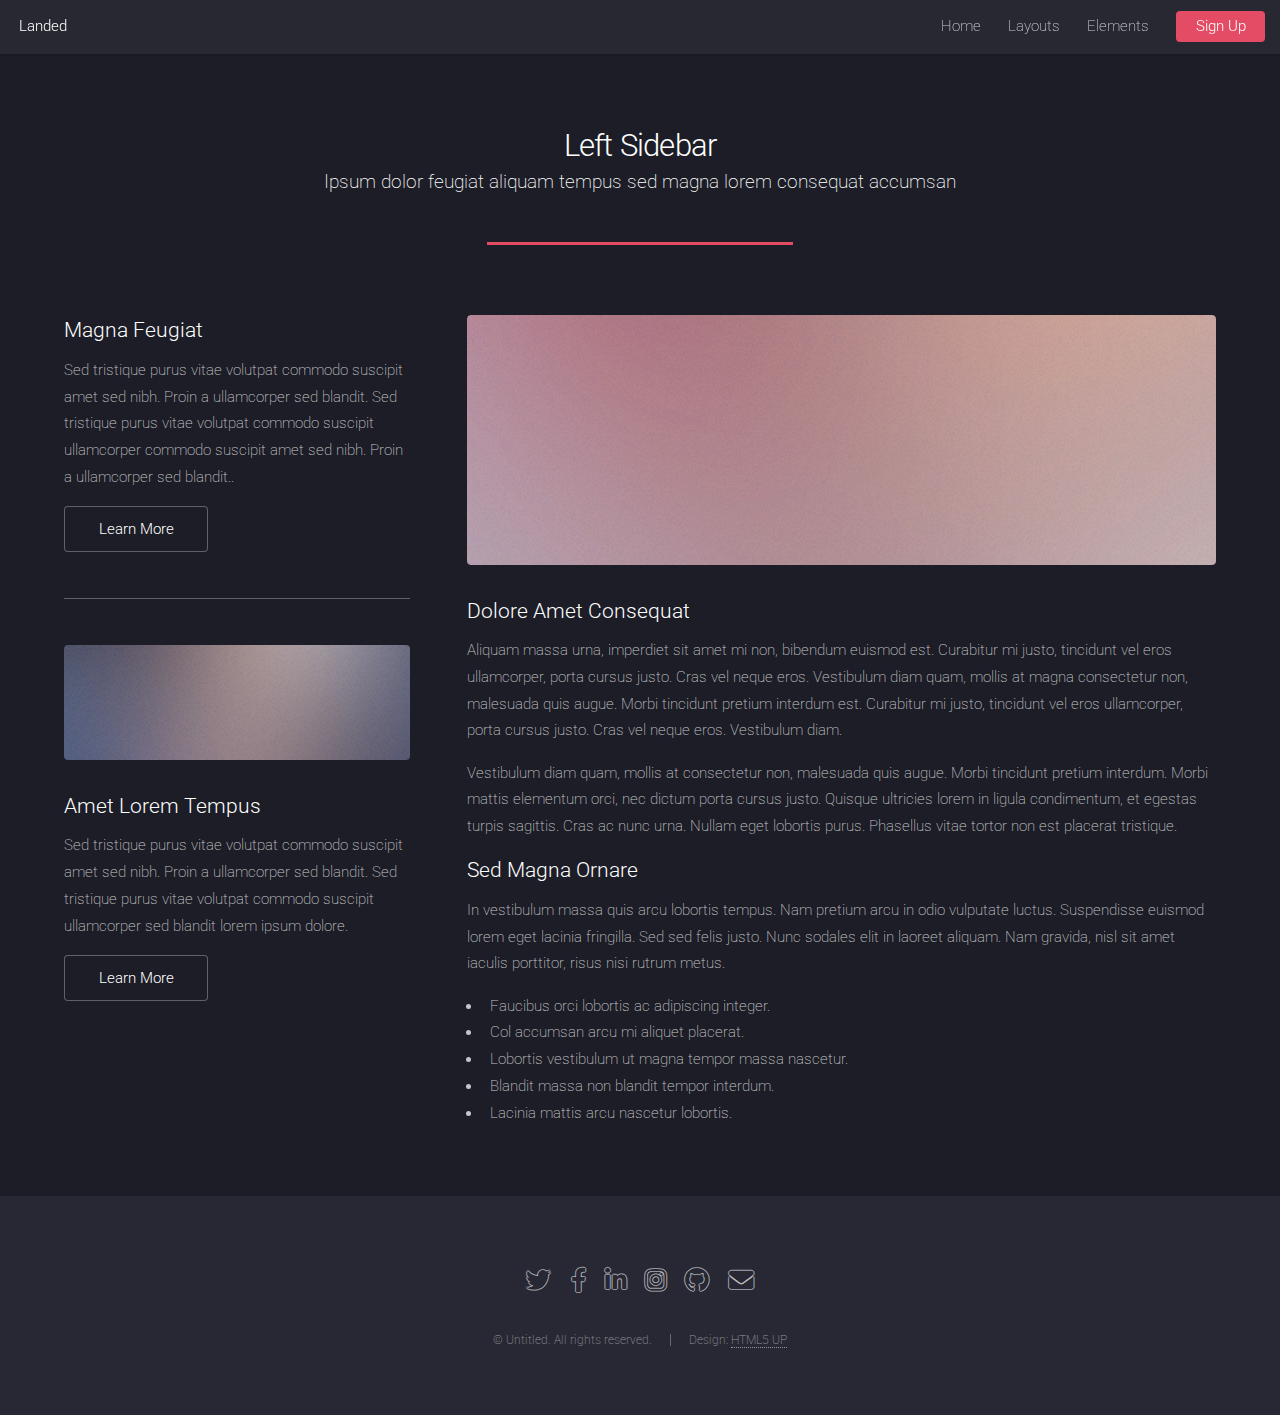
<file: left-sidebar.html>
<!DOCTYPE HTML>
<!--
	Landed by HTML5 UP
	html5up.net | @ajlkn
	Free for personal and commercial use under the CCA 3.0 license (html5up.net/license)
-->
<html>
	<head>
		<title>Left Sidebar - Landed by HTML5 UP</title>
		<meta charset="utf-8" />
		<meta name="viewport" content="width=device-width, initial-scale=1, user-scalable=no" />
		<link rel="stylesheet" href="assets/css/main.css" />
		<noscript><link rel="stylesheet" href="assets/css/noscript.css" /></noscript>
	</head>
	<body class="is-preload">
		<div id="page-wrapper">

			<!-- Header -->
				<header id="header">
					<h1 id="logo"><a href="index.html">Landed</a></h1>
					<nav id="nav">
						<ul>
							<li><a href="index.html">Home</a></li>
							<li>
								<a href="#">Layouts</a>
								<ul>
									<li><a href="left-sidebar.html">Left Sidebar</a></li>
									<li><a href="right-sidebar.html">Right Sidebar</a></li>
									<li><a href="no-sidebar.html">No Sidebar</a></li>
									<li>
										<a href="#">Submenu</a>
										<ul>
											<li><a href="#">Option 1</a></li>
											<li><a href="#">Option 2</a></li>
											<li><a href="#">Option 3</a></li>
											<li><a href="#">Option 4</a></li>
										</ul>
									</li>
								</ul>
							</li>
							<li><a href="elements.html">Elements</a></li>
							<li><a href="#" class="button primary">Sign Up</a></li>
						</ul>
					</nav>
				</header>

			<!-- Main -->
				<div id="main" class="wrapper style1">
					<div class="container">
						<header class="major">
							<h2>Left Sidebar</h2>
							<p>Ipsum dolor feugiat aliquam tempus sed magna lorem consequat accumsan</p>
						</header>
						<div class="row gtr-150">
							<div class="col-4 col-12-medium">

								<!-- Sidebar -->
									<section id="sidebar">
										<section>
											<h3>Magna Feugiat</h3>
											<p>Sed tristique purus vitae volutpat commodo suscipit amet sed nibh. Proin a ullamcorper sed blandit. Sed tristique purus vitae volutpat commodo suscipit ullamcorper commodo suscipit amet sed nibh. Proin a ullamcorper sed blandit..</p>
											<footer>
												<ul class="actions">
													<li><a href="#" class="button">Learn More</a></li>
												</ul>
											</footer>
										</section>
										<hr />
										<section>
											<a href="#" class="image fit"><img src="images/pic06.jpg" alt="" /></a>
											<h3>Amet Lorem Tempus</h3>
											<p>Sed tristique purus vitae volutpat commodo suscipit amet sed nibh. Proin a ullamcorper sed blandit. Sed tristique purus vitae volutpat commodo suscipit ullamcorper sed blandit lorem ipsum dolore.</p>
											<footer>
												<ul class="actions">
													<li><a href="#" class="button">Learn More</a></li>
												</ul>
											</footer>
										</section>
									</section>

							</div>
							<div class="col-8 col-12-medium imp-medium">

								<!-- Content -->
									<section id="content">
										<a href="#" class="image fit"><img src="images/pic05.jpg" alt="" /></a>
										<h3>Dolore Amet Consequat</h3>
										<p>Aliquam massa urna, imperdiet sit amet mi non, bibendum euismod est. Curabitur mi justo, tincidunt vel eros ullamcorper, porta cursus justo. Cras vel neque eros. Vestibulum diam quam, mollis at magna consectetur non, malesuada quis augue. Morbi tincidunt pretium interdum est. Curabitur mi justo, tincidunt vel eros ullamcorper, porta cursus justo. Cras vel neque eros. Vestibulum diam.</p>
										<p>Vestibulum diam quam, mollis at consectetur non, malesuada quis augue. Morbi tincidunt pretium interdum. Morbi mattis elementum orci, nec dictum porta cursus justo. Quisque ultricies lorem in ligula condimentum, et egestas turpis sagittis. Cras ac nunc urna. Nullam eget lobortis purus. Phasellus vitae tortor non est placerat tristique.</p>
										<h3>Sed Magna Ornare</h3>
										<p>In vestibulum massa quis arcu lobortis tempus. Nam pretium arcu in odio vulputate luctus. Suspendisse euismod lorem eget lacinia fringilla. Sed sed felis justo. Nunc sodales elit in laoreet aliquam. Nam gravida, nisl sit amet iaculis porttitor, risus nisi rutrum metus.</p>
										<ul>
											<li>Faucibus orci lobortis ac adipiscing integer.</li>
											<li>Col accumsan arcu mi aliquet placerat.</li>
											<li>Lobortis vestibulum ut magna tempor massa nascetur.</li>
											<li>Blandit massa non blandit tempor interdum.</li>
											<li>Lacinia mattis arcu nascetur lobortis.</li>
										</ul>
									</section>

							</div>
						</div>
					</div>
				</div>

			<!-- Footer -->
				<footer id="footer">
					<ul class="icons">
						<li><a href="#" class="icon brands alt fa-twitter"><span class="label">Twitter</span></a></li>
						<li><a href="#" class="icon brands alt fa-facebook-f"><span class="label">Facebook</span></a></li>
						<li><a href="#" class="icon brands alt fa-linkedin-in"><span class="label">LinkedIn</span></a></li>
						<li><a href="#" class="icon brands alt fa-instagram"><span class="label">Instagram</span></a></li>
						<li><a href="#" class="icon brands alt fa-github"><span class="label">GitHub</span></a></li>
						<li><a href="#" class="icon solid alt fa-envelope"><span class="label">Email</span></a></li>
					</ul>
					<ul class="copyright">
						<li>&copy; Untitled. All rights reserved.</li><li>Design: <a href="http://html5up.net">HTML5 UP</a></li>
					</ul>
				</footer>

		</div>

		<!-- Scripts -->
			<script src="assets/js/jquery.min.js"></script>
			<script src="assets/js/jquery.scrolly.min.js"></script>
			<script src="assets/js/jquery.dropotron.min.js"></script>
			<script src="assets/js/jquery.scrollex.min.js"></script>
			<script src="assets/js/browser.min.js"></script>
			<script src="assets/js/breakpoints.min.js"></script>
			<script src="assets/js/util.js"></script>
			<script src="assets/js/main.js"></script>

	</body>
</html>
</file>
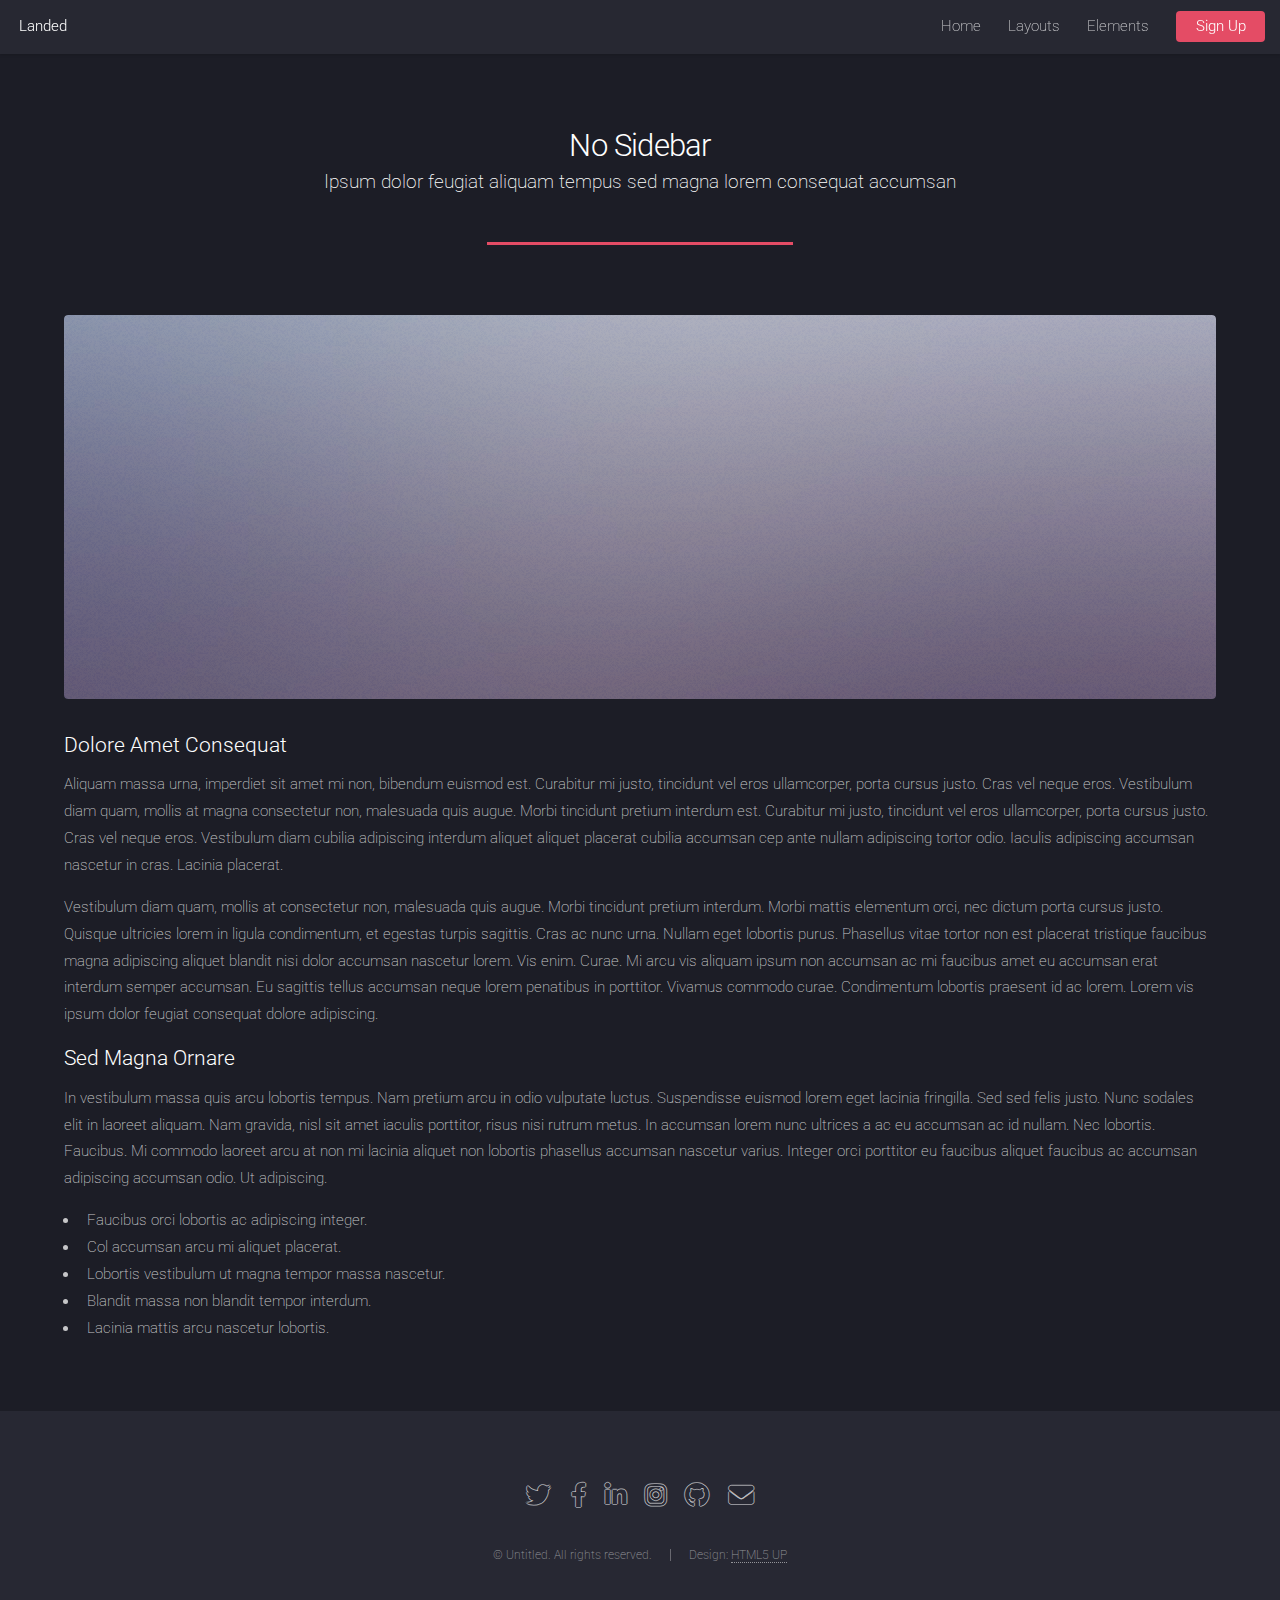
<file: no-sidebar.html>
<!DOCTYPE HTML>
<!--
	Landed by HTML5 UP
	html5up.net | @ajlkn
	Free for personal and commercial use under the CCA 3.0 license (html5up.net/license)
-->
<html>
	<head>
		<title>No Sidebar - Landed by HTML5 UP</title>
		<meta charset="utf-8" />
		<meta name="viewport" content="width=device-width, initial-scale=1, user-scalable=no" />
		<link rel="stylesheet" href="assets/css/main.css" />
		<noscript><link rel="stylesheet" href="assets/css/noscript.css" /></noscript>
	</head>
	<body class="is-preload">
		<div id="page-wrapper">

			<!-- Header -->
				<header id="header">
					<h1 id="logo"><a href="index.html">Landed</a></h1>
					<nav id="nav">
						<ul>
							<li><a href="index.html">Home</a></li>
							<li>
								<a href="#">Layouts</a>
								<ul>
									<li><a href="left-sidebar.html">Left Sidebar</a></li>
									<li><a href="right-sidebar.html">Right Sidebar</a></li>
									<li><a href="no-sidebar.html">No Sidebar</a></li>
									<li>
										<a href="#">Submenu</a>
										<ul>
											<li><a href="#">Option 1</a></li>
											<li><a href="#">Option 2</a></li>
											<li><a href="#">Option 3</a></li>
											<li><a href="#">Option 4</a></li>
										</ul>
									</li>
								</ul>
							</li>
							<li><a href="elements.html">Elements</a></li>
							<li><a href="#" class="button primary">Sign Up</a></li>
						</ul>
					</nav>
				</header>

			<!-- Main -->
				<div id="main" class="wrapper style1">
					<div class="container">
						<header class="major">
							<h2>No Sidebar</h2>
							<p>Ipsum dolor feugiat aliquam tempus sed magna lorem consequat accumsan</p>
						</header>

						<!-- Content -->
							<section id="content">
								<a href="#" class="image fit"><img src="images/pic07.jpg" alt="" /></a>
								<h3>Dolore Amet Consequat</h3>
								<p>Aliquam massa urna, imperdiet sit amet mi non, bibendum euismod est. Curabitur mi justo, tincidunt vel eros ullamcorper, porta cursus justo. Cras vel neque eros. Vestibulum diam quam, mollis at magna consectetur non, malesuada quis augue. Morbi tincidunt pretium interdum est. Curabitur mi justo, tincidunt vel eros ullamcorper, porta cursus justo. Cras vel neque eros. Vestibulum diam cubilia adipiscing interdum aliquet aliquet placerat cubilia accumsan cep ante nullam adipiscing tortor odio. Iaculis adipiscing accumsan nascetur in cras. Lacinia placerat.</p>
								<p>Vestibulum diam quam, mollis at consectetur non, malesuada quis augue. Morbi tincidunt pretium interdum. Morbi mattis elementum orci, nec dictum porta cursus justo. Quisque ultricies lorem in ligula condimentum, et egestas turpis sagittis. Cras ac nunc urna. Nullam eget lobortis purus. Phasellus vitae tortor non est placerat tristique faucibus magna adipiscing aliquet blandit nisi dolor accumsan nascetur lorem. Vis enim. Curae. Mi arcu vis aliquam ipsum non accumsan ac mi faucibus amet eu accumsan erat interdum semper accumsan. Eu sagittis tellus accumsan neque lorem penatibus in porttitor. Vivamus commodo curae. Condimentum lobortis praesent id ac lorem. Lorem vis ipsum dolor feugiat consequat dolore adipiscing.</p>
								<h3>Sed Magna Ornare</h3>
								<p>In vestibulum massa quis arcu lobortis tempus. Nam pretium arcu in odio vulputate luctus. Suspendisse euismod lorem eget lacinia fringilla. Sed sed felis justo. Nunc sodales elit in laoreet aliquam. Nam gravida, nisl sit amet iaculis porttitor, risus nisi rutrum metus. In accumsan lorem nunc ultrices a ac eu accumsan ac id nullam. Nec lobortis. Faucibus. Mi commodo laoreet arcu at non mi lacinia aliquet non lobortis phasellus accumsan nascetur varius. Integer orci porttitor eu faucibus aliquet faucibus ac accumsan adipiscing accumsan odio. Ut adipiscing.</p>
								<ul>
									<li>Faucibus orci lobortis ac adipiscing integer.</li>
									<li>Col accumsan arcu mi aliquet placerat.</li>
									<li>Lobortis vestibulum ut magna tempor massa nascetur.</li>
									<li>Blandit massa non blandit tempor interdum.</li>
									<li>Lacinia mattis arcu nascetur lobortis.</li>
								</ul>
							</section>

					</div>
				</div>

			<!-- Footer -->
				<footer id="footer">
					<ul class="icons">
						<li><a href="#" class="icon brands alt fa-twitter"><span class="label">Twitter</span></a></li>
						<li><a href="#" class="icon brands alt fa-facebook-f"><span class="label">Facebook</span></a></li>
						<li><a href="#" class="icon brands alt fa-linkedin-in"><span class="label">LinkedIn</span></a></li>
						<li><a href="#" class="icon brands alt fa-instagram"><span class="label">Instagram</span></a></li>
						<li><a href="#" class="icon brands alt fa-github"><span class="label">GitHub</span></a></li>
						<li><a href="#" class="icon solid alt fa-envelope"><span class="label">Email</span></a></li>
					</ul>
					<ul class="copyright">
						<li>&copy; Untitled. All rights reserved.</li><li>Design: <a href="http://html5up.net">HTML5 UP</a></li>
					</ul>
				</footer>

		</div>

		<!-- Scripts -->
			<script src="assets/js/jquery.min.js"></script>
			<script src="assets/js/jquery.scrolly.min.js"></script>
			<script src="assets/js/jquery.dropotron.min.js"></script>
			<script src="assets/js/jquery.scrollex.min.js"></script>
			<script src="assets/js/browser.min.js"></script>
			<script src="assets/js/breakpoints.min.js"></script>
			<script src="assets/js/util.js"></script>
			<script src="assets/js/main.js"></script>

	</body>
</html>
</file>
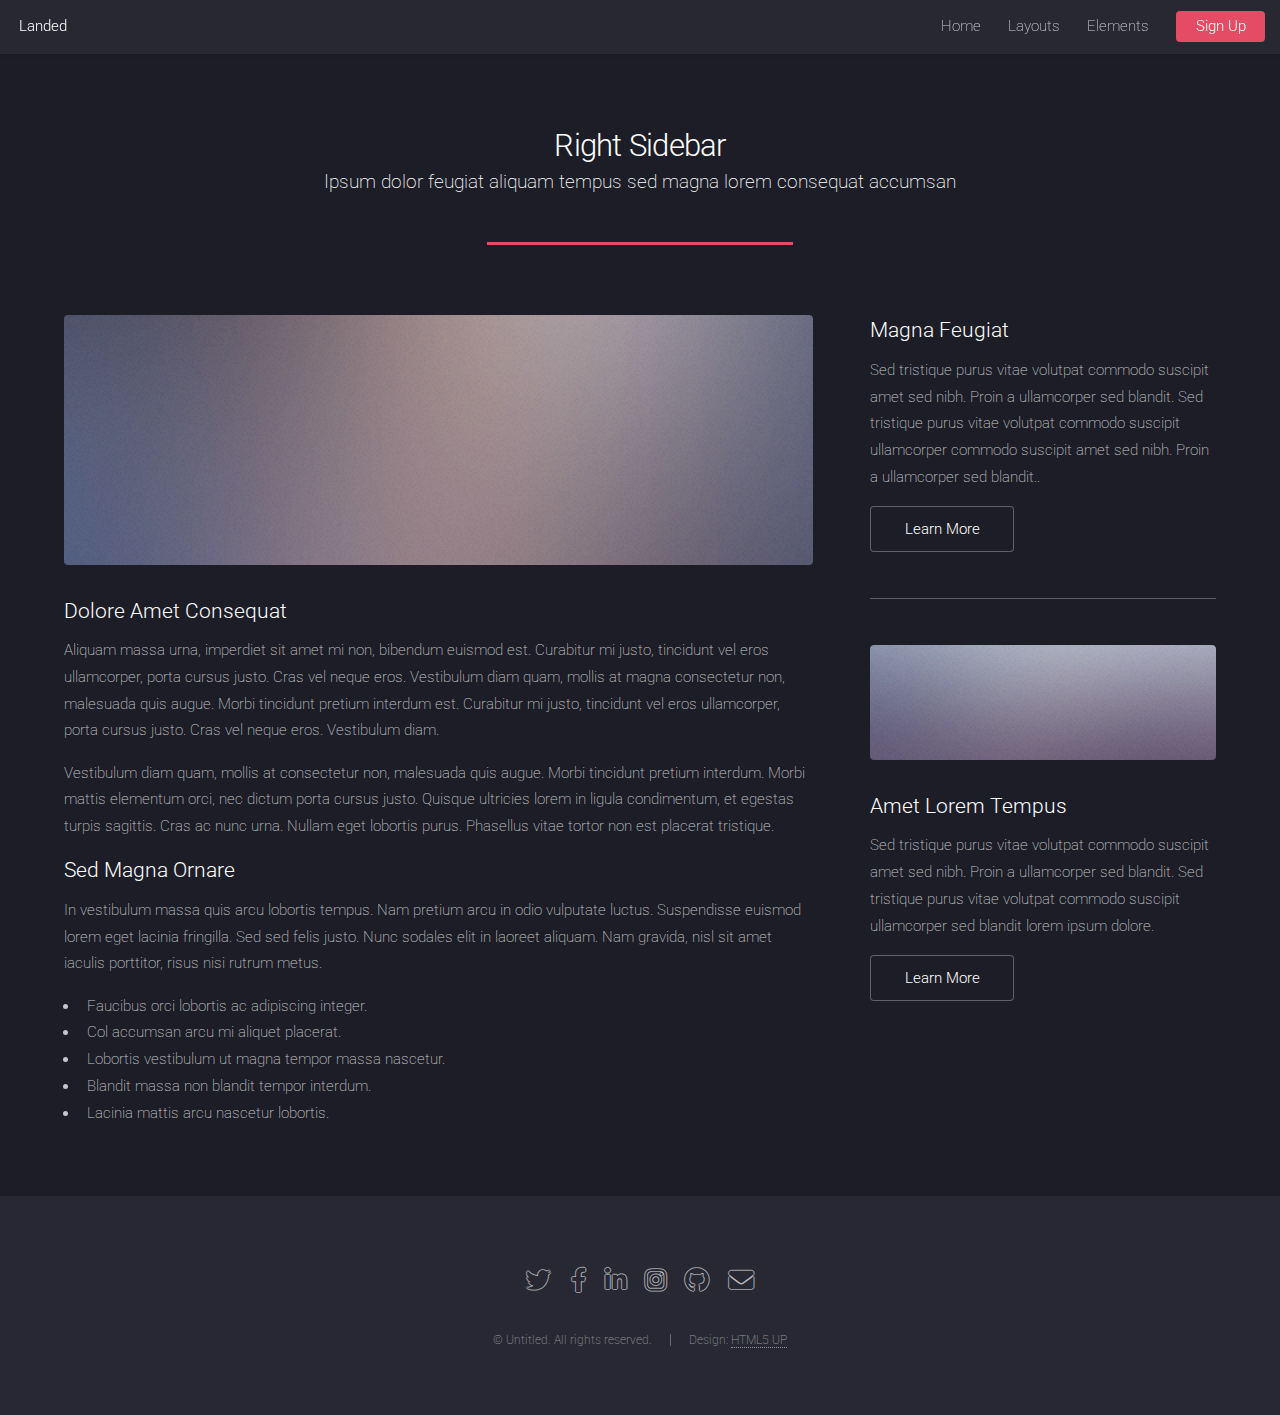
<file: right-sidebar.html>
<!DOCTYPE HTML>
<!--
	Landed by HTML5 UP
	html5up.net | @ajlkn
	Free for personal and commercial use under the CCA 3.0 license (html5up.net/license)
-->
<html>
	<head>
		<title>Right Sidebar - Landed by HTML5 UP</title>
		<meta charset="utf-8" />
		<meta name="viewport" content="width=device-width, initial-scale=1, user-scalable=no" />
		<link rel="stylesheet" href="assets/css/main.css" />
		<noscript><link rel="stylesheet" href="assets/css/noscript.css" /></noscript>
	</head>
	<body class="is-preload">
		<div id="page-wrapper">

			<!-- Header -->
				<header id="header">
					<h1 id="logo"><a href="index.html">Landed</a></h1>
					<nav id="nav">
						<ul>
							<li><a href="index.html">Home</a></li>
							<li>
								<a href="#">Layouts</a>
								<ul>
									<li><a href="left-sidebar.html">Left Sidebar</a></li>
									<li><a href="right-sidebar.html">Right Sidebar</a></li>
									<li><a href="no-sidebar.html">No Sidebar</a></li>
									<li>
										<a href="#">Submenu</a>
										<ul>
											<li><a href="#">Option 1</a></li>
											<li><a href="#">Option 2</a></li>
											<li><a href="#">Option 3</a></li>
											<li><a href="#">Option 4</a></li>
										</ul>
									</li>
								</ul>
							</li>
							<li><a href="elements.html">Elements</a></li>
							<li><a href="#" class="button primary">Sign Up</a></li>
						</ul>
					</nav>
				</header>

			<!-- Main -->
				<div id="main" class="wrapper style1">
					<div class="container">
						<header class="major">
							<h2>Right Sidebar</h2>
							<p>Ipsum dolor feugiat aliquam tempus sed magna lorem consequat accumsan</p>
						</header>
						<div class="row gtr-150">
							<div class="col-8 col-12-medium">

								<!-- Content -->
									<section id="content">
										<a href="#" class="image fit"><img src="images/pic06.jpg" alt="" /></a>
										<h3>Dolore Amet Consequat</h3>
										<p>Aliquam massa urna, imperdiet sit amet mi non, bibendum euismod est. Curabitur mi justo, tincidunt vel eros ullamcorper, porta cursus justo. Cras vel neque eros. Vestibulum diam quam, mollis at magna consectetur non, malesuada quis augue. Morbi tincidunt pretium interdum est. Curabitur mi justo, tincidunt vel eros ullamcorper, porta cursus justo. Cras vel neque eros. Vestibulum diam.</p>
										<p>Vestibulum diam quam, mollis at consectetur non, malesuada quis augue. Morbi tincidunt pretium interdum. Morbi mattis elementum orci, nec dictum porta cursus justo. Quisque ultricies lorem in ligula condimentum, et egestas turpis sagittis. Cras ac nunc urna. Nullam eget lobortis purus. Phasellus vitae tortor non est placerat tristique.</p>
										<h3>Sed Magna Ornare</h3>
										<p>In vestibulum massa quis arcu lobortis tempus. Nam pretium arcu in odio vulputate luctus. Suspendisse euismod lorem eget lacinia fringilla. Sed sed felis justo. Nunc sodales elit in laoreet aliquam. Nam gravida, nisl sit amet iaculis porttitor, risus nisi rutrum metus.</p>
										<ul>
											<li>Faucibus orci lobortis ac adipiscing integer.</li>
											<li>Col accumsan arcu mi aliquet placerat.</li>
											<li>Lobortis vestibulum ut magna tempor massa nascetur.</li>
											<li>Blandit massa non blandit tempor interdum.</li>
											<li>Lacinia mattis arcu nascetur lobortis.</li>
										</ul>
									</section>

							</div>
							<div class="col-4 col-12-medium">

								<!-- Sidebar -->
									<section id="sidebar">
										<section>
											<h3>Magna Feugiat</h3>
											<p>Sed tristique purus vitae volutpat commodo suscipit amet sed nibh. Proin a ullamcorper sed blandit. Sed tristique purus vitae volutpat commodo suscipit ullamcorper commodo suscipit amet sed nibh. Proin a ullamcorper sed blandit..</p>
											<footer>
												<ul class="actions">
													<li><a href="#" class="button">Learn More</a></li>
												</ul>
											</footer>
										</section>
										<hr />
										<section>
											<a href="#" class="image fit"><img src="images/pic07.jpg" alt="" /></a>
											<h3>Amet Lorem Tempus</h3>
											<p>Sed tristique purus vitae volutpat commodo suscipit amet sed nibh. Proin a ullamcorper sed blandit. Sed tristique purus vitae volutpat commodo suscipit ullamcorper sed blandit lorem ipsum dolore.</p>
											<footer>
												<ul class="actions">
													<li><a href="#" class="button">Learn More</a></li>
												</ul>
											</footer>
										</section>
									</section>

							</div>
						</div>
					</div>
				</div>

			<!-- Footer -->
				<footer id="footer">
					<ul class="icons">
						<li><a href="#" class="icon brands alt fa-twitter"><span class="label">Twitter</span></a></li>
						<li><a href="#" class="icon brands alt fa-facebook-f"><span class="label">Facebook</span></a></li>
						<li><a href="#" class="icon brands alt fa-linkedin-in"><span class="label">LinkedIn</span></a></li>
						<li><a href="#" class="icon brands alt fa-instagram"><span class="label">Instagram</span></a></li>
						<li><a href="#" class="icon brands alt fa-github"><span class="label">GitHub</span></a></li>
						<li><a href="#" class="icon solid alt fa-envelope"><span class="label">Email</span></a></li>
					</ul>
					<ul class="copyright">
						<li>&copy; Untitled. All rights reserved.</li><li>Design: <a href="http://html5up.net">HTML5 UP</a></li>
					</ul>
				</footer>

		</div>

		<!-- Scripts -->
			<script src="assets/js/jquery.min.js"></script>
			<script src="assets/js/jquery.scrolly.min.js"></script>
			<script src="assets/js/jquery.dropotron.min.js"></script>
			<script src="assets/js/jquery.scrollex.min.js"></script>
			<script src="assets/js/browser.min.js"></script>
			<script src="assets/js/breakpoints.min.js"></script>
			<script src="assets/js/util.js"></script>
			<script src="assets/js/main.js"></script>

	</body>
</html>
</file>
<file: assets/css/noscript.css>
/*
	Landed by HTML5 UP
	html5up.net | @ajlkn
	Free for personal and commercial use under the CCA 3.0 license (html5up.net/license)
*/

/* Loader */

	body.landing.is-preload:before {
		display: none;
	}

	body.landing.is-preload:after {
		display: none;
	}
</file>
<file: assets/css/main.css>
@import url("fontawesome-all.min.css");
@import url("https://fonts.googleapis.com/css?family=Roboto:100,300,100italic,300italic");

/*
	Landed by HTML5 UP
	html5up.net | @ajlkn
	Free for personal and commercial use under the CCA 3.0 license (html5up.net/license)
*/

html, body, div, span, applet, object,
iframe, h1, h2, h3, h4, h5, h6, p, blockquote,
pre, a, abbr, acronym, address, big, cite,
code, del, dfn, em, img, ins, kbd, q, s, samp,
small, strike, strong, sub, sup, tt, var, b,
u, i, center, dl, dt, dd, ol, ul, li, fieldset,
form, label, legend, table, caption, tbody,
tfoot, thead, tr, th, td, article, aside,
canvas, details, embed, figure, figcaption,
footer, header, hgroup, menu, nav, output, ruby,
section, summary, time, mark, audio, video {
	margin: 0;
	padding: 0;
	border: 0;
	font-size: 100%;
	font: inherit;
	vertical-align: baseline;}

article, aside, details, figcaption, figure,
footer, header, hgroup, menu, nav, section {
	display: block;}

body {
	line-height: 1;
}

ol, ul {
	list-style: none;
}

blockquote, q {
	quotes: none;
}

	blockquote:before, blockquote:after, q:before, q:after {
		content: '';
		content: none;
	}

table {
	border-collapse: collapse;
	border-spacing: 0;
}

body {
	-webkit-text-size-adjust: none;
}

mark {
	background-color: transparent;
	color: inherit;
}

input::-moz-focus-inner {
	border: 0;
	padding: 0;
}

input, select, textarea {
	-moz-appearance: none;
	-webkit-appearance: none;
	-ms-appearance: none;
	appearance: none;
}

/* Basic */

	html {
		box-sizing: border-box;
	}

	*, *:before, *:after {
		box-sizing: inherit;
	}

	html, body {
		background: #1c1d26;
	}

	body.is-preload *, body.is-preload *:before, body.is-preload *:after {
		-moz-animation: none !important;
		-webkit-animation: none !important;
		-ms-animation: none !important;
		animation: none !important;
		-moz-transition: none !important;
		-webkit-transition: none !important;
		-ms-transition: none !important;
		transition: none !important;
	}

	body, input, select, textarea {
		color: rgba(255, 255, 255, 0.75);
		font-family: "Roboto", Helvetica, sans-serif;
		/* font-family: __DM_Sans_9c26c3,__DM_Sans_Fallback_9c26c3; */
		font-size: 15pt;
		font-weight: 180;
		line-height: 1.75em;
	}

	a {
		-moz-transition: border-color 0.2s ease-in-out, color 0.2s ease-in-out;
		-webkit-transition: border-color 0.2s ease-in-out, color 0.2s ease-in-out;
		-ms-transition: border-color 0.2s ease-in-out, color 0.2s ease-in-out;
		transition: border-color 0.2s ease-in-out, color 0.2s ease-in-out;
		border-bottom: dotted 1px;
		color: #e44c65;
		text-decoration: none;
	}

		a:hover {
			color: #e44c65 !important;
			border-bottom-color: transparent;
		}

	strong, b {
		color: #ffffff;
		font-weight: 300;
	}

	em, i {
		font-style: italic;
	}

	p {
		margin: 0 0 1em 0;
	}

	h1, h2, h3, h4, h5, h6 {
		color: #ffffff;
		font-weight: 300;
		line-height: .75em;
		margin: 0 0 .5em 0;
	}

		h1 a, h2 a, h3 a, h4 a, h5 a, h6 a {
			color: inherit;
			border: 0;
		}

	h2 {
		font-size: 2em;
		line-height: 1.5em;
		letter-spacing: -0.025em;
	}

	h3 {
		font-size: 1.35em;
		line-height: 1.5em;
	}

	h4 {
		font-size: 1.1em;
		line-height: 1.5em;
	}

	h5 {
		font-size: 0.9em;
		line-height: 1.5em;
	}

	h6 {
		font-size: 0.7em;
		line-height: 1.5em;
	}

	sub {
		font-size: 0.8em;
		position: relative;
		top: 0.5em;
	}

	sup {
		font-size: 0.8em;
		position: relative;
		top: -0.5em;
	}

	hr {
		border: 0;
		border-bottom: solid 1px rgba(255, 255, 255, 0.3);
		margin: 3em 0;
	}

		hr.major {
			margin: 4em 0;
		}

	blockquote {
		border-left: solid 4px rgba(255, 255, 255, 0.3);
		font-style: italic;
		margin: 0 0 2em 0;
		padding: 0.5em 0 0.5em 2em;
	}

	code {
		background: rgba(255, 255, 255, 0.075);
		border-radius: 4px;
		font-family: "Courier New", monospace;
		font-size: 0.9em;
		margin: 0 0.25em;
		padding: 0.25em 0.65em;
	}

	pre {
		-webkit-overflow-scrolling: touch;
		font-family: "Courier New", monospace;
		font-size: 0.9em;
		margin: 0 0 2em 0;
	}

		pre code {
			display: block;
			line-height: 1.75em;
			padding: 1em 1.5em;
			overflow-x: auto;
		}

	.align-left {
		text-align: left;
	}

	.align-center {
		text-align: center;
	}

	.align-right {
		text-align: right;
	}

/* Loader */

	@-moz-keyframes spinner-show {
		0% {
			opacity: 0;
		}

		100% {
			opacity: 1;
		}
	}

	@-webkit-keyframes spinner-show {
		0% {
			opacity: 0;
		}

		100% {
			opacity: 1;
		}
	}

	@-ms-keyframes spinner-show {
		0% {
			opacity: 0;
		}

		100% {
			opacity: 1;
		}
	}

	@keyframes spinner-show {
		0% {
			opacity: 0;
		}

		100% {
			opacity: 1;
		}
	}

	@-moz-keyframes spinner-hide {
		0% {
			color: rgba(255, 255, 255, 0.15);
			z-index: 100001;
			-moz-transform: scale(1) rotate(0deg);
			-webkit-transform: scale(1) rotate(0deg);
			-ms-transform: scale(1) rotate(0deg);
			transform: scale(1) rotate(0deg);
		}

		99% {
			color: #1c1d26;
			z-index: 100001;
			-moz-transform: scale(0.5) rotate(360deg);
			-webkit-transform: scale(0.5) rotate(360deg);
			-ms-transform: scale(0.5) rotate(360deg);
			transform: scale(0.5) rotate(360deg);
		}

		100% {
			color: #1c1d26;
			z-index: -1;
			-moz-transform: scale(0.5) rotate(360deg);
			-webkit-transform: scale(0.5) rotate(360deg);
			-ms-transform: scale(0.5) rotate(360deg);
			transform: scale(0.5) rotate(360deg);
		}
	}

	@-webkit-keyframes spinner-hide {
		0% {
			color: rgba(255, 255, 255, 0.15);
			z-index: 100001;
			-moz-transform: scale(1) rotate(0deg);
			-webkit-transform: scale(1) rotate(0deg);
			-ms-transform: scale(1) rotate(0deg);
			transform: scale(1) rotate(0deg);
		}

		99% {
			color: #1c1d26;
			z-index: 100001;
			-moz-transform: scale(0.5) rotate(360deg);
			-webkit-transform: scale(0.5) rotate(360deg);
			-ms-transform: scale(0.5) rotate(360deg);
			transform: scale(0.5) rotate(360deg);
		}

		100% {
			color: #1c1d26;
			z-index: -1;
			-moz-transform: scale(0.5) rotate(360deg);
			-webkit-transform: scale(0.5) rotate(360deg);
			-ms-transform: scale(0.5) rotate(360deg);
			transform: scale(0.5) rotate(360deg);
		}
	}

	@-ms-keyframes spinner-hide {
		0% {
			color: rgba(255, 255, 255, 0.15);
			z-index: 100001;
			-moz-transform: scale(1) rotate(0deg);
			-webkit-transform: scale(1) rotate(0deg);
			-ms-transform: scale(1) rotate(0deg);
			transform: scale(1) rotate(0deg);
		}

		99% {
			color: #1c1d26;
			z-index: 100001;
			-moz-transform: scale(0.5) rotate(360deg);
			-webkit-transform: scale(0.5) rotate(360deg);
			-ms-transform: scale(0.5) rotate(360deg);
			transform: scale(0.5) rotate(360deg);
		}

		100% {
			color: #1c1d26;
			z-index: -1;
			-moz-transform: scale(0.5) rotate(360deg);
			-webkit-transform: scale(0.5) rotate(360deg);
			-ms-transform: scale(0.5) rotate(360deg);
			transform: scale(0.5) rotate(360deg);
		}
	}

	@keyframes spinner-hide {
		0% {
			color: rgba(255, 255, 255, 0.15);
			z-index: 100001;
			-moz-transform: scale(1) rotate(0deg);
			-webkit-transform: scale(1) rotate(0deg);
			-ms-transform: scale(1) rotate(0deg);
			transform: scale(1) rotate(0deg);
		}

		99% {
			color: #1c1d26;
			z-index: 100001;
			-moz-transform: scale(0.5) rotate(360deg);
			-webkit-transform: scale(0.5) rotate(360deg);
			-ms-transform: scale(0.5) rotate(360deg);
			transform: scale(0.5) rotate(360deg);
		}

		100% {
			color: #1c1d26;
			z-index: -1;
			-moz-transform: scale(0.5) rotate(360deg);
			-webkit-transform: scale(0.5) rotate(360deg);
			-ms-transform: scale(0.5) rotate(360deg);
			transform: scale(0.5) rotate(360deg);
		}
	}

	@-moz-keyframes spinner-rotate {
		0% {
			-moz-transform: scale(1) rotate(0deg);
			-webkit-transform: scale(1) rotate(0deg);
			-ms-transform: scale(1) rotate(0deg);
			transform: scale(1) rotate(0deg);
		}

		100% {
			-moz-transform: scale(1) rotate(360deg);
			-webkit-transform: scale(1) rotate(360deg);
			-ms-transform: scale(1) rotate(360deg);
			transform: scale(1) rotate(360deg);
		}
	}

	@-webkit-keyframes spinner-rotate {
		0% {
			-moz-transform: scale(1) rotate(0deg);
			-webkit-transform: scale(1) rotate(0deg);
			-ms-transform: scale(1) rotate(0deg);
			transform: scale(1) rotate(0deg);
		}

		100% {
			-moz-transform: scale(1) rotate(360deg);
			-webkit-transform: scale(1) rotate(360deg);
			-ms-transform: scale(1) rotate(360deg);
			transform: scale(1) rotate(360deg);
		}
	}

	@-ms-keyframes spinner-rotate {
		0% {
			-moz-transform: scale(1) rotate(0deg);
			-webkit-transform: scale(1) rotate(0deg);
			-ms-transform: scale(1) rotate(0deg);
			transform: scale(1) rotate(0deg);
		}

		100% {
			-moz-transform: scale(1) rotate(360deg);
			-webkit-transform: scale(1) rotate(360deg);
			-ms-transform: scale(1) rotate(360deg);
			transform: scale(1) rotate(360deg);
		}
	}

	@keyframes spinner-rotate {
		0% {
			-moz-transform: scale(1) rotate(0deg);
			-webkit-transform: scale(1) rotate(0deg);
			-ms-transform: scale(1) rotate(0deg);
			transform: scale(1) rotate(0deg);
		}

		100% {
			-moz-transform: scale(1) rotate(360deg);
			-webkit-transform: scale(1) rotate(360deg);
			-ms-transform: scale(1) rotate(360deg);
			transform: scale(1) rotate(360deg);
		}
	}

	@-moz-keyframes overlay-hide {
		0% {
			opacity: 1;
			z-index: 100000;
		}

		15% {
			opacity: 1;
			z-index: 100000;
		}

		99% {
			opacity: 0;
			z-index: 100000;
		}

		100% {
			opacity: 0;
			z-index: -1;
		}
	}

	@-webkit-keyframes overlay-hide {
		0% {
			opacity: 1;
			z-index: 100000;
		}

		15% {
			opacity: 1;
			z-index: 100000;
		}

		99% {
			opacity: 0;
			z-index: 100000;
		}

		100% {
			opacity: 0;
			z-index: -1;
		}
	}

	@-ms-keyframes overlay-hide {
		0% {
			opacity: 1;
			z-index: 100000;
		}

		15% {
			opacity: 1;
			z-index: 100000;
		}

		99% {
			opacity: 0;
			z-index: 100000;
		}

		100% {
			opacity: 0;
			z-index: -1;
		}
	}

	@keyframes overlay-hide {
		0% {
			opacity: 1;
			z-index: 100000;
		}

		15% {
			opacity: 1;
			z-index: 100000;
		}

		99% {
			opacity: 0;
			z-index: 100000;
		}

		100% {
			opacity: 0;
			z-index: -1;
		}
	}

	body.landing {
		text-decoration: none;
	}

		body.landing:before {
			-moz-osx-font-smoothing: grayscale;
			-webkit-font-smoothing: antialiased;
			display: inline-block;
			font-style: normal;
			font-variant: normal;
			text-rendering: auto;
			line-height: 1;
			text-transform: none !important;
			font-family: 'Font Awesome 5 Free';
			font-weight: 900;
		}

		body.landing:before {
			-moz-animation: spinner-show 1.5s 1 0.25s ease forwards, spinner-hide 0.25s ease-in-out forwards !important;
			-webkit-animation: spinner-show 1.5s 1 0.25s ease forwards, spinner-hide 0.25s ease-in-out forwards !important;
			-ms-animation: spinner-show 1.5s 1 0.25s ease forwards, spinner-hide 0.25s ease-in-out forwards !important;
			animation: spinner-show 1.5s 1 0.25s ease forwards, spinner-hide 0.25s ease-in-out forwards !important;
			-moz-transform-origin: 50% 50%;
			-webkit-transform-origin: 50% 50%;
			-ms-transform-origin: 50% 50%;
			transform-origin: 50% 50%;
			color: rgba(255, 255, 255, 0.15);
			content: '\f1ce';
			cursor: default;
			display: block;
			font-size: 2em;
			height: 2em;
			left: 50%;
			line-height: 2em;
			margin: -1em 0 0 -1em;
			opacity: 0;
			position: fixed;
			text-align: center;
			top: 50%;
			width: 2em;
			z-index: -1;
		}

		body.landing:after {
			-moz-animation: overlay-hide 1.5s ease-in forwards !important;
			-webkit-animation: overlay-hide 1.5s ease-in forwards !important;
			-ms-animation: overlay-hide 1.5s ease-in forwards !important;
			animation: overlay-hide 1.5s ease-in forwards !important;
			background: #1c1d26;
			content: '';
			display: block;
			height: 100%;
			left: 0;
			opacity: 0;
			position: fixed;
			top: 0;
			width: 100%;
			z-index: -1;
		}

		body.landing.is-preload:before {
			-moz-animation: spinner-show 1.5s 1 0.25s ease forwards, spinner-rotate 0.75s infinite linear !important;
			-webkit-animation: spinner-show 1.5s 1 0.25s ease forwards, spinner-rotate 0.75s infinite linear !important;
			-ms-animation: spinner-show 1.5s 1 0.25s ease forwards, spinner-rotate 0.75s infinite linear !important;
			animation: spinner-show 1.5s 1 0.25s ease forwards, spinner-rotate 0.75s infinite linear !important;
			z-index: 100001;
		}

		body.landing.is-preload:after {
			-moz-animation: none !important;
			-webkit-animation: none !important;
			-ms-animation: none !important;
			animation: none !important;
			opacity: 1;
			z-index: 100000;
		}

	@media (-webkit-min-device-pixel-ratio: 2) {

		body.landing:before {
			line-height: 2.025em;
		}

	}

/* Container */

	.container {
		margin: 0 auto;
		max-width: calc(100% - 4em);
		width: 70em;
	}

		.container.xsmall {
			width: 17.5em;
		}

		.container.small {
			width: 35em;
		}

		.container.medium {
			width: 52.5em;
		}

		.container.large {
			width: 87.5em;
		}

		.container.xlarge {
			width: 105em;
		}

		.container.max {
			width: 100%;
		}

		@media screen and (max-width: 1280px) {

			.container {
				width: 90%;
				max-width: 100%;
			}

		}

		@media screen and (max-width: 980px) {

			.container {
				width: 100% !important;
			}

		}

/* Row */

	

	.row {
		display: flex;
		flex-wrap: wrap;
		box-sizing: border-box;
		align-items: stretch;
	}

		.row > * {
			box-sizing: border-box;
		}

		.row.gtr-uniform > * > :last-child {
			margin-bottom: 0;
		}

		.row.aln-left {
			justify-content: flex-start;
		}

		.row.aln-center {
			justify-content: center;
		}

		.row.aln-right {
			justify-content: flex-end;
		}

		.row.aln-top {
			align-items: flex-start;
		}

		.row.aln-middle {
			align-items: center;
		}

		.row.aln-bottom {
			align-items: flex-end;
		}

		.row > .imp {
			order: -1;
		}

		.row > .col-1 {
			width: 8.33333%;
		}

		.row > .off-1 {
			margin-left: 8.33333%;
		}

		.row > .col-2 {
			width: 16.66667%;
		}

		.row > .off-2 {
			margin-left: 16.66667%;
		}

		.row > .col-3 {
			width: 25%;
		}

		.row > .off-3 {
			margin-left: 25%;
		}

		.row > .col-4 {
			width: 33.33333%;
		}

		.row > .off-4 {
			margin-left: 33.33333%;
		}

		.row > .col-5 {
			width: 41.66667%;
		}

		.row > .off-5 {
			margin-left: 41.66667%;
		}

		.row > .col-6 {
			width: 50%;
		}

		.row > .off-6 {
			margin-left: 50%;
		}

		.row > .col-7 {
			width: 58.33333%;
		}

		.row > .off-7 {
			margin-left: 58.33333%;
		}

		.row > .col-8 {
			width: 66.66667%;
		}

		.row > .off-8 {
			margin-left: 66.66667%;
		}

		.row > .col-9 {
			width: 75%;
		}

		.row > .off-9 {
			margin-left: 75%;
		}

		.row > .col-10 {
			width: 83.33333%;
		}

		.row > .off-10 {
			margin-left: 83.33333%;
		}

		.row > .col-11 {
			width: 91.66667%;
		}

		.row > .off-11 {
			margin-left: 91.66667%;
		}

		.row > .col-12 {
			width: 100%;
		}

		.row > .off-12 {
			margin-left: 100%;
		}

		.row.gtr-0 {
			margin-top: 0;
			margin-left: 0em;
		}

			.row.gtr-0 > * {
				padding: 0 0 0 0em;
			}

			.row.gtr-0.gtr-uniform {
				margin-top: 0em;
			}

				.row.gtr-0.gtr-uniform > * {
					padding-top: 0em;
				}

		.row.gtr-25 {
			margin-top: 0;
			margin-left: -0.625em;
		}

			.row.gtr-25 > * {
				padding: 0 0 0 0.625em;
			}

			.row.gtr-25.gtr-uniform {
				margin-top: -0.625em;
			}

				.row.gtr-25.gtr-uniform > * {
					padding-top: 0.625em;
				}

		.row.gtr-50 {
			margin-top: 0;
			margin-left: -1.25em;
		}

			.row.gtr-50 > * {
				padding: 0 0 0 1.25em;
			}

			.row.gtr-50.gtr-uniform {
				margin-top: -1.25em;
			}

				.row.gtr-50.gtr-uniform > * {
					padding-top: 1.25em;
				}

		.row {
			margin-top: 0;
			margin-left: -2.5em;
		}

			.row > * {
				padding: 0 0 0 2.5em;
			}

			.row.gtr-uniform {
				margin-top: -2.5em;
			}

				.row.gtr-uniform > * {
					padding-top: 2.5em;
				}

		.row.gtr-150 {
			margin-top: 0;
			margin-left: -3.75em;
		}

			.row.gtr-150 > * {
				padding: 0 0 0 3.75em;
			}

			.row.gtr-150.gtr-uniform {
				margin-top: -3.75em;
			}

				.row.gtr-150.gtr-uniform > * {
					padding-top: 3.75em;
				}

		.row.gtr-200 {
			margin-top: 0;
			margin-left: -5em;
		}

			.row.gtr-200 > * {
				padding: 0 0 0 5em;
			}

			.row.gtr-200.gtr-uniform {
				margin-top: -5em;
			}

				.row.gtr-200.gtr-uniform > * {
					padding-top: 5em;
				}

		@media screen and (max-width: 1680px) {

			.row > .col-4-xlarge,
			.row > .col-6-medium,
			.row > .col-12-xsmall {
				width: 50% !important;
			}
			
			.row {
				display: flex;
				flex-wrap: wrap;
				box-sizing: border-box;
				align-items: stretch;
			}

				.row > * {
					box-sizing: border-box;
				}

				.row.gtr-uniform > * > :last-child {
					margin-bottom: 0;
				}

				.row.aln-left {
					justify-content: flex-start;
				}

				.row.aln-center {
					justify-content: center;
				}

				.row.aln-right {
					justify-content: flex-end;
				}

				.row.aln-top {
					align-items: flex-start;
				}

				.row.aln-middle {
					align-items: center;
				}

				.row.aln-bottom {
					align-items: flex-end;
				}

				.row > .imp-xlarge {
					order: -1;
				}

				.row > .col-1-xlarge {
					width: 8.33333%;
				}

				.row > .off-1-xlarge {
					margin-left: 8.33333%;
				}

				.row > .col-2-xlarge {
					width: 16.66667%;
				}

				.row > .off-2-xlarge {
					margin-left: 16.66667%;
				}

				.row > .col-3-xlarge {
					width: 25%;
				}

				.row > .off-3-xlarge {
					margin-left: 25%;
				}

				.row > .col-4-xlarge {
					width: 33.33333%;
				}

				.row > .off-4-xlarge {
					margin-left: 33.33333%;
				}

				.row > .col-5-xlarge {
					width: 41.66667%;
				}

				.row > .off-5-xlarge {
					margin-left: 41.66667%;
				}

				.row > .col-6-xlarge {
					width: 50%;
				}

				.row > .off-6-xlarge {
					margin-left: 50%;
				}

				.row > .col-7-xlarge {
					width: 58.33333%;
				}

				.row > .off-7-xlarge {
					margin-left: 58.33333%;
				}

				.row > .col-8-xlarge {
					width: 66.66667%;
				}

				.row > .off-8-xlarge {
					margin-left: 66.66667%;
				}

				.row > .col-9-xlarge {
					width: 75%;
				}

				.row > .off-9-xlarge {
					margin-left: 75%;
				}

				.row > .col-10-xlarge {
					width: 83.33333%;
				}

				.row > .off-10-xlarge {
					margin-left: 83.33333%;
				}

				.row > .col-11-xlarge {
					width: 91.66667%;
				}

				.row > .off-11-xlarge {
					margin-left: 91.66667%;
				}

				.row > .col-12-xlarge {
					width: 100%;
				}

				.row > .off-12-xlarge {
					margin-left: 100%;
				}

				.row.gtr-0 {
					margin-top: 0;
					margin-left: 0em;
				}

					.row.gtr-0 > * {
						padding: 0 0 0 0em;
					}

					.row.gtr-0.gtr-uniform {
						margin-top: 0em;
					}

						.row.gtr-0.gtr-uniform > * {
							padding-top: 0em;
						}

				.row.gtr-25 {
					margin-top: 0;
					margin-left: -0.625em;
				}

					.row.gtr-25 > * {
						padding: 0 0 0 0.625em;
					}

					.row.gtr-25.gtr-uniform {
						margin-top: -0.625em;
					}

						.row.gtr-25.gtr-uniform > * {
							padding-top: 0.625em;
						}

				.row.gtr-50 {
					margin-top: 0;
					margin-left: -1.25em;
				}

					.row.gtr-50 > * {
						padding: 0 0 0 1.25em;
					}

					.row.gtr-50.gtr-uniform {
						margin-top: -1.25em;
					}

						.row.gtr-50.gtr-uniform > * {
							padding-top: 1.25em;
						}

				.row {
					margin-top: 0;
					margin-left: -2.5em;
				}

					.row > * {
						padding: 0 0 0 2.5em;
					}

					.row.gtr-uniform {
						margin-top: -2.5em;
					}

						.row.gtr-uniform > * {
							padding-top: 2.5em;
						}

				.row.gtr-150 {
					margin-top: 0;
					margin-left: -3.75em;
				}

					.row.gtr-150 > * {
						padding: 0 0 0 3.75em;
					}

					.row.gtr-150.gtr-uniform {
						margin-top: -3.75em;
					}

						.row.gtr-150.gtr-uniform > * {
							padding-top: 3.75em;
						}

				.row.gtr-200 {
					margin-top: 0;
					margin-left: -5em;
				}

					.row.gtr-200 > * {
						padding: 0 0 0 5em;
					}

					.row.gtr-200.gtr-uniform {
						margin-top: -5em;
					}

						.row.gtr-200.gtr-uniform > * {
							padding-top: 5em;
						}

		}

		@media screen and (max-width: 1280px) {

			.row > .col-4-xlarge,
			.row > .col-6-medium,
			.row > .col-12-xsmall {
				width: 50% !important;
			}
			
			.row {
				display: flex;
				flex-wrap: wrap;
				box-sizing: border-box;
				align-items: stretch;
			}

				.row > * {
					box-sizing: border-box;
				}

				.row.gtr-uniform > * > :last-child {
					margin-bottom: 0;
				}

				.row.aln-left {
					justify-content: flex-start;
				}

				.row.aln-center {
					justify-content: center;
				}

				.row.aln-right {
					justify-content: flex-end;
				}

				.row.aln-top {
					align-items: flex-start;
				}

				.row.aln-middle {
					align-items: center;
				}

				.row.aln-bottom {
					align-items: flex-end;
				}

				.row > .imp-large {
					order: -1;
				}

				.row > .col-1-large {
					width: 8.33333%;
				}

				.row > .off-1-large {
					margin-left: 8.33333%;
				}

				.row > .col-2-large {
					width: 16.66667%;
				}

				.row > .off-2-large {
					margin-left: 16.66667%;
				}

				.row > .col-3-large {
					width: 25%;
				}

				.row > .off-3-large {
					margin-left: 25%;
				}

				.row > .col-4-large {
					width: 33.33333%;
				}

				.row > .off-4-large {
					margin-left: 33.33333%;
				}

				.row > .col-5-large {
					width: 41.66667%;
				}

				.row > .off-5-large {
					margin-left: 41.66667%;
				}

				.row > .col-6-large {
					width: 50%;
				}

				.row > .off-6-large {
					margin-left: 50%;
				}

				.row > .col-7-large {
					width: 58.33333%;
				}

				.row > .off-7-large {
					margin-left: 58.33333%;
				}

				.row > .col-8-large {
					width: 66.66667%;
				}

				.row > .off-8-large {
					margin-left: 66.66667%;
				}

				.row > .col-9-large {
					width: 75%;
				}

				.row > .off-9-large {
					margin-left: 75%;
				}

				.row > .col-10-large {
					width: 83.33333%;
				}

				.row > .off-10-large {
					margin-left: 83.33333%;
				}

				.row > .col-11-large {
					width: 91.66667%;
				}

				.row > .off-11-large {
					margin-left: 91.66667%;
				}

				.row > .col-12-large {
					width: 100%;
				}

				.row > .off-12-large {
					margin-left: 100%;
				}

				.row.gtr-0 {
					margin-top: 0;
					margin-left: 0em;
				}

					.row.gtr-0 > * {
						padding: 0 0 0 0em;
					}

					.row.gtr-0.gtr-uniform {
						margin-top: 0em;
					}

						.row.gtr-0.gtr-uniform > * {
							padding-top: 0em;
						}

				.row.gtr-25 {
					margin-top: 0;
					margin-left: -0.625em;
				}

					.row.gtr-25 > * {
						padding: 0 0 0 0.625em;
					}

					.row.gtr-25.gtr-uniform {
						margin-top: -0.625em;
					}

						.row.gtr-25.gtr-uniform > * {
							padding-top: 0.625em;
						}

				.row.gtr-50 {
					margin-top: 0;
					margin-left: -1.25em;
				}

					.row.gtr-50 > * {
						padding: 0 0 0 1.25em;
					}

					.row.gtr-50.gtr-uniform {
						margin-top: -1.25em;
					}

						.row.gtr-50.gtr-uniform > * {
							padding-top: 1.25em;
						}

				.row {
					margin-top: 0;
					margin-left: -2.5em;
				}

					.row > * {
						padding: 0 0 0 2.5em;
					}

					.row.gtr-uniform {
						margin-top: -2.5em;
					}

						.row.gtr-uniform > * {
							padding-top: 2.5em;
						}

				.row.gtr-150 {
					margin-top: 0;
					margin-left: -3.75em;
				}

					.row.gtr-150 > * {
						padding: 0 0 0 3.75em;
					}

					.row.gtr-150.gtr-uniform {
						margin-top: -3.75em;
					}

						.row.gtr-150.gtr-uniform > * {
							padding-top: 3.75em;
						}

				.row.gtr-200 {
					margin-top: 0;
					margin-left: -5em;
				}

					.row.gtr-200 > * {
						padding: 0 0 0 5em;
					}

					.row.gtr-200.gtr-uniform {
						margin-top: -5em;
					}

						.row.gtr-200.gtr-uniform > * {
							padding-top: 5em;
						}

		}

		@media screen and (max-width: 980px) {

			.row > .col-4-xlarge,
			.row > .col-6-medium,
			.row > .col-12-xsmall {
				width: 50% !important;
			}
			
			.row {
				display: flex;
				flex-wrap: wrap;
				box-sizing: border-box;
				align-items: stretch;
			}

				.row > * {
					box-sizing: border-box;
				}

				.row.gtr-uniform > * > :last-child {
					margin-bottom: 0;
				}

				.row.aln-left {
					justify-content: flex-start;
				}

				.row.aln-center {
					justify-content: center;
				}

				.row.aln-right {
					justify-content: flex-end;
				}

				.row.aln-top {
					align-items: flex-start;
				}

				.row.aln-middle {
					align-items: center;
				}

				.row.aln-bottom {
					align-items: flex-end;
				}

				.row > .imp-medium {
					order: -1;
				}

				.row > .col-1-medium {
					width: 8.33333%;
				}

				.row > .off-1-medium {
					margin-left: 8.33333%;
				}

				.row > .col-2-medium {
					width: 16.66667%;
				}

				.row > .off-2-medium {
					margin-left: 16.66667%;
				}

				.row > .col-3-medium {
					width: 25%;
				}

				.row > .off-3-medium {
					margin-left: 25%;
				}

				.row > .col-4-medium {
					width: 33.33333%;
				}

				.row > .off-4-medium {
					margin-left: 33.33333%;
				}

				.row > .col-5-medium {
					width: 41.66667%;
				}

				.row > .off-5-medium {
					margin-left: 41.66667%;
				}

				.row > .col-6-medium {
					width: 50%;
				}

				.row > .off-6-medium {
					margin-left: 50%;
				}

				.row > .col-7-medium {
					width: 58.33333%;
				}

				.row > .off-7-medium {
					margin-left: 58.33333%;
				}

				.row > .col-8-medium {
					width: 66.66667%;
				}

				.row > .off-8-medium {
					margin-left: 66.66667%;
				}

				.row > .col-9-medium {
					width: 75%;
				}

				.row > .off-9-medium {
					margin-left: 75%;
				}

				.row > .col-10-medium {
					width: 83.33333%;
				}

				.row > .off-10-medium {
					margin-left: 83.33333%;
				}

				.row > .col-11-medium {
					width: 91.66667%;
				}

				.row > .off-11-medium {
					margin-left: 91.66667%;
				}

				.row > .col-12-medium {
					width: 100%;
				}

				.row > .off-12-medium {
					margin-left: 100%;
				}

				.row.gtr-0 {
					margin-top: 0;
					margin-left: 0em;
				}

					.row.gtr-0 > * {
						padding: 0 0 0 0em;
					}

					.row.gtr-0.gtr-uniform {
						margin-top: 0em;
					}

						.row.gtr-0.gtr-uniform > * {
							padding-top: 0em;
						}

				.row.gtr-25 {
					margin-top: 0;
					margin-left: -0.625em;
				}

					.row.gtr-25 > * {
						padding: 0 0 0 0.625em;
					}

					.row.gtr-25.gtr-uniform {
						margin-top: -0.625em;
					}

						.row.gtr-25.gtr-uniform > * {
							padding-top: 0.625em;
						}

				.row.gtr-50 {
					margin-top: 0;
					margin-left: -1.25em;
				}

					.row.gtr-50 > * {
						padding: 0 0 0 1.25em;
					}

					.row.gtr-50.gtr-uniform {
						margin-top: -1.25em;
					}

						.row.gtr-50.gtr-uniform > * {
							padding-top: 1.25em;
						}

				.row {
					margin-top: 0;
					margin-left: -2.5em;
				}

					.row > * {
						padding: 0 0 0 2.5em;
					}

					.row.gtr-uniform {
						margin-top: -2.5em;
					}

						.row.gtr-uniform > * {
							padding-top: 2.5em;
						}

				.row.gtr-150 {
					margin-top: 0;
					margin-left: -3.75em;
				}

					.row.gtr-150 > * {
						padding: 0 0 0 3.75em;
					}

					.row.gtr-150.gtr-uniform {
						margin-top: -3.75em;
					}

						.row.gtr-150.gtr-uniform > * {
							padding-top: 3.75em;
						}

				.row.gtr-200 {
					margin-top: 0;
					margin-left: -5em;
				}

					.row.gtr-200 > * {
						padding: 0 0 0 5em;
					}

					.row.gtr-200.gtr-uniform {
						margin-top: -5em;
					}

						.row.gtr-200.gtr-uniform > * {
							padding-top: 5em;
						}

		}

		@media screen and (max-width: 736px) {

			.row {
				display: flex;
				flex-wrap: wrap;
				box-sizing: border-box;
				align-items: stretch;
			}

				.row > * {
					box-sizing: border-box;
				}

				.row.gtr-uniform > * > :last-child {
					margin-bottom: 0;
				}

				.row.aln-left {
					justify-content: flex-start;
				}

				.row.aln-center {
					justify-content: center;
				}

				.row.aln-right {
					justify-content: flex-end;
				}

				.row.aln-top {
					align-items: flex-start;
				}

				.row.aln-middle {
					align-items: center;
				}

				.row.aln-bottom {
					align-items: flex-end;
				}

				.row > .imp-small {
					order: -1;
				}

				.row > .col-1-small {
					width: 8.33333%;
				}

				.row > .off-1-small {
					margin-left: 8.33333%;
				}

				.row > .col-2-small {
					width: 16.66667%;
				}

				.row > .off-2-small {
					margin-left: 16.66667%;
				}

				.row > .col-3-small {
					width: 25%;
				}

				.row > .off-3-small {
					margin-left: 25%;
				}

				.row > .col-4-small {
					width: 33.33333%;
				}

				.row > .off-4-small {
					margin-left: 33.33333%;
				}

				.row > .col-5-small {
					width: 41.66667%;
				}

				.row > .off-5-small {
					margin-left: 41.66667%;
				}

				.row > .col-6-small {
					width: 50%;
				}

				.row > .off-6-small {
					margin-left: 50%;
				}

				.row > .col-7-small {
					width: 58.33333%;
				}

				.row > .off-7-small {
					margin-left: 58.33333%;
				}

				.row > .col-8-small {
					width: 66.66667%;
				}

				.row > .off-8-small {
					margin-left: 66.66667%;
				}

				.row > .col-9-small {
					width: 75%;
				}

				.row > .off-9-small {
					margin-left: 75%;
				}

				.row > .col-10-small {
					width: 83.33333%;
				}

				.row > .off-10-small {
					margin-left: 83.33333%;
				}

				.row > .col-11-small {
					width: 91.66667%;
				}

				.row > .off-11-small {
					margin-left: 91.66667%;
				}

				.row > .col-12-small {
					width: 100%;
				}

				.row > .off-12-small {
					margin-left: 100%;
				}

				.row.gtr-0 {
					margin-top: 0;
					margin-left: 0em;
				}

					.row.gtr-0 > * {
						padding: 0 0 0 0em;
					}

					.row.gtr-0.gtr-uniform {
						margin-top: 0em;
					}

						.row.gtr-0.gtr-uniform > * {
							padding-top: 0em;
						}

				.row.gtr-25 {
					margin-top: 0;
					margin-left: -0.625em;
				}

					.row.gtr-25 > * {
						padding: 0 0 0 0.625em;
					}

					.row.gtr-25.gtr-uniform {
						margin-top: -0.625em;
					}

						.row.gtr-25.gtr-uniform > * {
							padding-top: 0.625em;
						}

				.row.gtr-50 {
					margin-top: 0;
					margin-left: -1.25em;
				}

					.row.gtr-50 > * {
						padding: 0 0 0 1.25em;
					}

					.row.gtr-50.gtr-uniform {
						margin-top: -1.25em;
					}

						.row.gtr-50.gtr-uniform > * {
							padding-top: 1.25em;
						}

				.row {
					margin-top: 0;
					margin-left: -2.5em;
				}

					.row > * {
						padding: 0 0 0 2.5em;
					}

					.row.gtr-uniform {
						margin-top: -2.5em;
					}

						.row.gtr-uniform > * {
							padding-top: 2.5em;
						}

				.row.gtr-150 {
					margin-top: 0;
					margin-left: -3.75em;
				}

					.row.gtr-150 > * {
						padding: 0 0 0 3.75em;
					}

					.row.gtr-150.gtr-uniform {
						margin-top: -3.75em;
					}

						.row.gtr-150.gtr-uniform > * {
							padding-top: 3.75em;
						}

				.row.gtr-200 {
					margin-top: 0;
					margin-left: -5em;
				}

					.row.gtr-200 > * {
						padding: 0 0 0 5em;
					}

					.row.gtr-200.gtr-uniform {
						margin-top: -5em;
					}

						.row.gtr-200.gtr-uniform > * {
							padding-top: 5em;
						}

		}

		@media screen and (max-width: 480px) {

			.row {
				display: flex;
				flex-wrap: wrap;
				box-sizing: border-box;
				align-items: stretch;
			}

				.row > * {
					box-sizing: border-box;
				}

				.row.gtr-uniform > * > :last-child {
					margin-bottom: 0;
				}

				.row.aln-left {
					justify-content: flex-start;
				}

				.row.aln-center {
					justify-content: center;
				}

				.row.aln-right {
					justify-content: flex-end;
				}

				.row.aln-top {
					align-items: flex-start;
				}

				.row.aln-middle {
					align-items: center;
				}

				.row.aln-bottom {
					align-items: flex-end;
				}

				.row > .imp-xsmall {
					order: -1;
				}

				.row > .col-1-xsmall {
					width: 8.33333%;
				}

				.row > .off-1-xsmall {
					margin-left: 8.33333%;
				}

				.row > .col-2-xsmall {
					width: 16.66667%;
				}

				.row > .off-2-xsmall {
					margin-left: 16.66667%;
				}

				.row > .col-3-xsmall {
					width: 25%;
				}

				.row > .off-3-xsmall {
					margin-left: 25%;
				}

				.row > .col-4-xsmall {
					width: 33.33333%;
				}

				.row > .off-4-xsmall {
					margin-left: 33.33333%;
				}

				.row > .col-5-xsmall {
					width: 41.66667%;
				}

				.row > .off-5-xsmall {
					margin-left: 41.66667%;
				}

				.row > .col-6-xsmall {
					width: 50%;
				}

				.row > .off-6-xsmall {
					margin-left: 50%;
				}

				.row > .col-7-xsmall {
					width: 58.33333%;
				}

				.row > .off-7-xsmall {
					margin-left: 58.33333%;
				}

				.row > .col-8-xsmall {
					width: 66.66667%;
				}

				.row > .off-8-xsmall {
					margin-left: 66.66667%;
				}

				.row > .col-9-xsmall {
					width: 75%;
				}

				.row > .off-9-xsmall {
					margin-left: 75%;
				}

				.row > .col-10-xsmall {
					width: 83.33333%;
				}

				.row > .off-10-xsmall {
					margin-left: 83.33333%;
				}

				.row > .col-11-xsmall {
					width: 91.66667%;
				}

				.row > .off-11-xsmall {
					margin-left: 91.66667%;
				}

				.row > .col-12-xsmall {
					width: 100%;
				}

				.row > .off-12-xsmall {
					margin-left: 100%;
				}

				.row.gtr-0 {
					margin-top: 0;
					margin-left: 0em;
				}

					.row.gtr-0 > * {
						padding: 0 0 0 0em;
					}

					.row.gtr-0.gtr-uniform {
						margin-top: 0em;
					}

						.row.gtr-0.gtr-uniform > * {
							padding-top: 0em;
						}

				.row.gtr-25 {
					margin-top: 0;
					margin-left: -0.625em;
				}

					.row.gtr-25 > * {
						padding: 0 0 0 0.625em;
					}

					.row.gtr-25.gtr-uniform {
						margin-top: -0.625em;
					}

						.row.gtr-25.gtr-uniform > * {
							padding-top: 0.625em;
						}

				.row.gtr-50 {
					margin-top: 0;
					margin-left: -1.25em;
				}

					.row.gtr-50 > * {
						padding: 0 0 0 1.25em;
					}

					.row.gtr-50.gtr-uniform {
						margin-top: -1.25em;
					}

						.row.gtr-50.gtr-uniform > * {
							padding-top: 1.25em;
						}

				.row {
					margin-top: 0;
					margin-left: -2.5em;
				}

					.row > * {
						padding: 0 0 0 2.5em;
					}

					.row.gtr-uniform {
						margin-top: -2.5em;
					}

						.row.gtr-uniform > * {
							padding-top: 2.5em;
						}

				.row.gtr-150 {
					margin-top: 0;
					margin-left: -3.75em;
				}

					.row.gtr-150 > * {
						padding: 0 0 0 3.75em;
					}

					.row.gtr-150.gtr-uniform {
						margin-top: -3.75em;
					}

						.row.gtr-150.gtr-uniform > * {
							padding-top: 3.75em;
						}

				.row.gtr-200 {
					margin-top: 0;
					margin-left: -5em;
				}

					.row.gtr-200 > * {
						padding: 0 0 0 5em;
					}

					.row.gtr-200.gtr-uniform {
						margin-top: -5em;
					}

						.row.gtr-200.gtr-uniform > * {
							padding-top: 5em;
						}

		}

/* Section/Article */

	section.special, article.special {
		text-align: center;
	}

	header p {
		color: #ffffff;
		position: relative;
		margin: 0 0 1.5em 0;
	}

	header h2 + p {
		font-size: 1.25em;
		margin-top: -1em;
		line-height: 1.75em;
	}

	header h3 + p {
		font-size: 1.1em;
		margin-top: -0.8em;
		line-height: 1.75em;
	}

	header h4 + p,
	header h5 + p,
	header h6 + p {
		font-size: 0.9em;
		margin-top: -0.6em;
		line-height: 1.5em;
	}

	header.major {
		margin: 0 0 4em 0;
		position: relative;
		text-align: center;
	}

		header.major:after {
			background: #e44c65;
			content: '';
			display: inline-block;
			height: 0.2em;
			max-width: 20em;
			width: 75%;
		}

	footer.major {
		margin: 4em 0 0 0;
	}

/* Form */

	form {
		margin: 0 0 2em 0;
	}

		form.cta {
			max-width: 35em;
			margin-left: auto;
			margin-right: auto;
		}

	label {
		color: #ffffff;
		display: block;
		font-size: 0.9em;
		font-weight: 300;
		margin: 0 0 1em 0;
	}

	input[type="text"],
	input[type="password"],
	input[type="email"],
	select,
	textarea {
		-moz-appearance: none;
		-webkit-appearance: none;
		-ms-appearance: none;
		appearance: none;
		-moz-transition: border-color 0.2s ease-in-out;
		-webkit-transition: border-color 0.2s ease-in-out;
		-ms-transition: border-color 0.2s ease-in-out;
		transition: border-color 0.2s ease-in-out;
		background: transparent;
		border-radius: 4px;
		border: solid 1px rgba(255, 255, 255, 0.3);
		color: inherit;
		display: block;
		outline: 0;
		padding: 0 1em;
		text-decoration: none;
		width: 100%;
	}

		input[type="text"]:invalid,
		input[type="password"]:invalid,
		input[type="email"]:invalid,
		select:invalid,
		textarea:invalid {
			box-shadow: none;
		}

		input[type="text"]:focus,
		input[type="password"]:focus,
		input[type="email"]:focus,
		select:focus,
		textarea:focus {
			border-color: #e44c65;
		}

	select {
		background-image: url("data:image/svg+xml;charset=utf8,%3Csvg xmlns='http://www.w3.org/2000/svg' width='40' height='40' preserveAspectRatio='none' viewBox='0 0 40 40'%3E%3Cpath d='M9.4,12.3l10.4,10.4l10.4-10.4c0.2-0.2,0.5-0.4,0.9-0.4c0.3,0,0.6,0.1,0.9,0.4l3.3,3.3c0.2,0.2,0.4,0.5,0.4,0.9 c0,0.4-0.1,0.6-0.4,0.9L20.7,31.9c-0.2,0.2-0.5,0.4-0.9,0.4c-0.3,0-0.6-0.1-0.9-0.4L4.3,17.3c-0.2-0.2-0.4-0.5-0.4-0.9 c0-0.4,0.1-0.6,0.4-0.9l3.3-3.3c0.2-0.2,0.5-0.4,0.9-0.4S9.1,12.1,9.4,12.3z' fill='rgba(255, 255, 255, 0.3)' /%3E%3C/svg%3E");
		background-size: 1.25rem;
		background-repeat: no-repeat;
		background-position: calc(100% - 1rem) center;
		height: 3em;
		padding-right: 3em;
		text-overflow: ellipsis;
	}

		select option {
			color: #ffffff;
			background: #1c1d26;
		}

		select:focus::-ms-value {
			background-color: transparent;
		}

		select::-ms-expand {
			display: none;
		}

	input[type="text"],
	input[type="password"],
	input[type="email"],
	select {
		height: 3em;
	}

	textarea {
		padding: 0.75em 1em;
	}

	input[type="checkbox"],
	input[type="radio"] {
		-moz-appearance: none;
		-webkit-appearance: none;
		-ms-appearance: none;
		appearance: none;
		display: block;
		float: left;
		margin-right: -2em;
		opacity: 0;
		width: 1em;
		z-index: -1;
	}

		input[type="checkbox"] + label,
		input[type="radio"] + label {
			text-decoration: none;
			color: rgba(255, 255, 255, 0.75);
			cursor: pointer;
			display: inline-block;
			font-size: 1em;
			font-weight: 100;
			padding-left: 2.55em;
			padding-right: 0.75em;
			position: relative;
		}

			input[type="checkbox"] + label:before,
			input[type="radio"] + label:before {
				-moz-osx-font-smoothing: grayscale;
				-webkit-font-smoothing: antialiased;
				display: inline-block;
				font-style: normal;
				font-variant: normal;
				text-rendering: auto;
				line-height: 1;
				text-transform: none !important;
				font-family: 'Font Awesome 5 Free';
				font-weight: 900;
			}

			input[type="checkbox"] + label:before,
			input[type="radio"] + label:before {
				border-radius: 4px;
				border: solid 1px rgba(255, 255, 255, 0.3);
				content: '';
				display: inline-block;
				font-size: 0.8em;
				height: 2.25em;
				left: 0;
				line-height: 2.25em;
				position: absolute;
				text-align: center;
				top: 0;
				width: 2.25em;
			}

		input[type="checkbox"]:checked + label:before,
		input[type="radio"]:checked + label:before {
			background: rgba(255, 255, 255, 0.25);
			color: #ffffff;
			content: '\f00c';
		}

		input[type="checkbox"]:focus + label:before,
		input[type="radio"]:focus + label:before {
			border-color: #e44c65;
		}

	input[type="checkbox"] + label:before {
		border-radius: 4px;
	}

	input[type="radio"] + label:before {
		border-radius: 100%;
	}

	::-webkit-input-placeholder {
		color: rgba(255, 255, 255, 0.5) !important;
		opacity: 1.0;
	}

	:-moz-placeholder {
		color: rgba(255, 255, 255, 0.5) !important;
		opacity: 1.0;
	}

	::-moz-placeholder {
		color: rgba(255, 255, 255, 0.5) !important;
		opacity: 1.0;
	}

	:-ms-input-placeholder {
		color: rgba(255, 255, 255, 0.5) !important;
		opacity: 1.0;
	}

/* Box */

	.box {
		border-radius: 4px;
		border: solid 1px rgba(255, 255, 255, 0.3);
		margin-bottom: 2em;
		padding: 1.5em;
	}

		.box > :last-child,
		.box > :last-child > :last-child,
		.box > :last-child > :last-child > :last-child {
			margin-bottom: 0;
		}

		.box.alt {
			border: 0;
			border-radius: 0;
			padding: 0;
		}

/* Icon */

	.icon {
		text-decoration: none;
		border-bottom: none;
		position: relative;
	}

		.icon:before {
			-moz-osx-font-smoothing: grayscale;
			-webkit-font-smoothing: antialiased;
			display: inline-block;
			font-style: normal;
			font-variant: normal;
			text-rendering: auto;
			line-height: 1;
			text-transform: none !important;
			font-family: 'Font Awesome 5 Free';
			font-weight: 400;
		}

		.icon > .label {
			display: none;
		}

		.icon:before {
			line-height: inherit;
		}

		.icon.solid:before {
			font-weight: 900 !important;
		}

		.icon.brands:before {
			font-family: 'Font Awesome 5 Brands' !important;
		}

		.icon.alt {
			text-decoration: none;
		}

			.icon.alt:before {
				-moz-osx-font-smoothing: grayscale;
				-webkit-font-smoothing: antialiased;
				display: inline-block;
				font-style: normal;
				font-variant: normal;
				text-rendering: auto;
				line-height: 1;
				text-transform: none !important;
				font-family: 'Font Awesome 5 Free';
				font-weight: 400;
			}

			.icon.alt:before {
				color: #1c1d26 !important;
				text-shadow: 1px 0 0 #ffffff, -1px 0 0 #ffffff, 0 1px 0 #ffffff, 0 -1px 0 #ffffff;
			}

		.icon.major {
			background: #272833;
			border-radius: 100%;
			cursor: default;
			display: inline-block;
			height: 6em;
			line-height: 5.65em;
			margin: 0 0 2em 0;
			text-align: center;
			width: 6em;
		}

			.icon.major:before {
				font-size: 2.25em;
			}

			.icon.major.alt {
				text-decoration: none;
			}

				.icon.major.alt:before {
					-moz-osx-font-smoothing: grayscale;
					-webkit-font-smoothing: antialiased;
					display: inline-block;
					font-style: normal;
					font-variant: normal;
					text-rendering: auto;
					line-height: 1;
					text-transform: none !important;
					font-family: 'Font Awesome 5 Free';
					font-weight: 400;
				}

				.icon.major.alt:before {
					color: #272833 !important;
					text-shadow: 1px 0 0 #ffffff, -1px 0 0 #ffffff, 0 1px 0 #ffffff, 0 -1px 0 #ffffff;
				}

/* Image */

	.image {
		border-radius: 4px;
		border: 0;
		display: inline-block;
		position: relative;
		overflow: hidden;
	}

		.image:before {
			content: '';
			display: block;
			position: absolute;
			left: 0;
			top: 0;
			background-image: url("images/overlay.png");
			width: 100%;
			height: 100%;
			z-index: 1;
		}

		.image img {
			border-radius: 4px;
			display: block;
		}

		.image.left {
			float: left;
			margin: 0 1.5em 1em 0;
			top: 0.25em;
		}

		.image.right {
			float: right;
			margin: 0 0 1em 1.5em;
			top: 0.25em;
		}

		.image.left, .image.right {
			max-width: 40%;
		}

			.image.left img, .image.right img {
				width: 100%;
			}

		.image.fit {
			display: block;
			margin: 0 0 2em 0;
			width: 100%;
		}

			.image.fit img {
				width: 100%;
			}

/* List */

	ol {
		list-style: decimal;
		margin: 0 0 2em 0;
		padding-left: 1.25em;
	}

		ol li {
			padding-left: 0.25em;
		}

	ul {
		list-style: disc;
		margin: 0 0 2em 0;
		padding-left: 1em;
	}

		ul li {
			padding-left: 0.5em;
		}

		ul.alt {
			list-style: none;
			padding-left: 0;
		}

			ul.alt li {
				border-top: solid 1px rgba(255, 255, 255, 0.3);
				padding: 0.5em 0;
			}

				ul.alt li:first-child {
					border-top: 0;
					padding-top: 0;
				}

	dl {
		margin: 0 0 2em 0;
	}

/* Icons */

	ul.icons {
		cursor: default;
		list-style: none;
		padding-left: 0;
	}

		ul.icons li {
			display: inline-block;
			height: 2.5em;
			line-height: 2.5em;
			padding: 0 0.5em;
		}

			ul.icons li .icon {
				font-size: 0.8em;
			}

				ul.icons li .icon:before {
					font-size: 2em;
				}

/* Actions */

	.download-button-container {
		text-align: center; /* Center align the container's content */
		padding-bottom: 20px; /* Adjust this value as per your design needs */
	}

	ul.actions {
		display: -moz-flex;
		display: -webkit-flex;
		display: -ms-flex;
		display: flex;
		cursor: default;
		list-style: none;
		margin-left: -1em;
		padding-left: 0;
		text-align: center;
	}

		ul.actions li {
			padding: 0 0 0 1em;
			vertical-align: middle;
			text-align: center;
		}

		ul.actions.special {
			-moz-justify-content: center;
			-webkit-justify-content: center;
			-ms-justify-content: center;
			justify-content: center;
			width: 100%;
			margin-left: 0;
		}

			ul.actions.special li:first-child {
				padding-left: 0;
			}

		ul.actions.stacked {
			-moz-flex-direction: column;
			-webkit-flex-direction: column;
			-ms-flex-direction: column;
			flex-direction: column;
			margin-left: 0;
		}

			ul.actions.stacked li {
				padding: 1.3em 0 0 0;
			}

				ul.actions.stacked li:first-child {
					padding-top: 0;
				}

		
		ul.actions.centered {
			justify-content: center; /* Center the items for flex container */
			width: 100%; /* Ensure full width to center content properly */
		}

		ul.actions.fit {
			width: calc(100% + 1em);
		}

			ul.actions.fit li {
				-moz-flex-grow: 1;
				-webkit-flex-grow: 1;
				-ms-flex-grow: 1;
				flex-grow: 1;
				-moz-flex-shrink: 1;
				-webkit-flex-shrink: 1;
				-ms-flex-shrink: 1;
				flex-shrink: 1;
				width: 100%;
			}

				ul.actions.fit li > * {
					width: 100%;
				}

			ul.actions.fit.stacked {
				width: 100%;
			}

		@media screen and (max-width: 480px) {

			ul.actions:not(.fixed) {
				-moz-flex-direction: column;
				-webkit-flex-direction: column;
				-ms-flex-direction: column;
				flex-direction: column;
				width: 100% !important;
			}

				ul.actions:not(.fixed) li {
					-moz-flex-grow: 1;
					-webkit-flex-grow: 1;
					-ms-flex-grow: 1;
					flex-grow: 1;
					-moz-flex-shrink: 1;
					-webkit-flex-shrink: 1;
					-ms-flex-shrink: 1;
					flex-shrink: 1;
					padding: 1em 0 0 0;
					text-align: center;
					width: 100%;
				}

					ul.actions:not(.fixed) li > * {
						width: 100%;
					}

					ul.actions:not(.fixed) li:first-child {
						padding-top: 0;
					}

					ul.actions:not(.fixed) li input[type="submit"],
					ul.actions:not(.fixed) li input[type="reset"],
					ul.actions:not(.fixed) li input[type="button"],
					ul.actions:not(.fixed) li button,
					ul.actions:not(.fixed) li .button {
						width: 100%;
					}

						ul.actions:not(.fixed) li input[type="submit"].icon:before,
						ul.actions:not(.fixed) li input[type="reset"].icon:before,
						ul.actions:not(.fixed) li input[type="button"].icon:before,
						ul.actions:not(.fixed) li button.icon:before,
						ul.actions:not(.fixed) li .button.icon:before {
							margin-left: -0.5em;
						}

		}

/* Table */

	.table-wrapper {
		-webkit-overflow-scrolling: touch;
		overflow-x: auto;
	}

	table {
		margin: 0 0 2em 0;
		width: 100%;
	}

		table tbody tr {
			border: solid 1px rgba(255, 255, 255, 0.3);
			border-left: 0;
			border-right: 0;
		}

			table tbody tr:nth-child(2n + 1) {
				background-color: rgba(255, 255, 255, 0.075);
			}

		table td {
			padding: 0.75em 0.75em;
		}

		table th {
			color: #ffffff;
			font-size: 0.9em;
			font-weight: 300;
			padding: 0 0.75em 0.75em 0.75em;
			text-align: left;
		}

		table thead {
			border-bottom: solid 1px rgba(255, 255, 255, 0.3);
		}

		table tfoot {
			border-top: solid 1px rgba(255, 255, 255, 0.3);
		}

		table.alt {
			border-collapse: separate;
		}

			table.alt tbody tr td {
				border: solid 1px rgba(255, 255, 255, 0.3);
				border-left-width: 0;
				border-top-width: 0;
			}

				table.alt tbody tr td:first-child {
					border-left-width: 1px;
				}

			table.alt tbody tr:first-child td {
				border-top-width: 1px;
			}

			table.alt thead {
				border-bottom: 0;
			}

			table.alt tfoot {
				border-top: 0;
			}

/* Button */

	input[type="submit"],
	input[type="reset"],
	input[type="button"],
	.button {
		-moz-appearance: none;
		-webkit-appearance: none;
		-ms-appearance: none;
		appearance: none;
		-moz-transition: background-color 0.2s ease-in-out, color 0.2s ease-in-out, box-shadow 0.2s ease-in-out;
		-webkit-transition: background-color 0.2s ease-in-out, color 0.2s ease-in-out, box-shadow 0.2s ease-in-out;
		-ms-transition: background-color 0.2s ease-in-out, color 0.2s ease-in-out, box-shadow 0.2s ease-in-out;
		transition: background-color 0.2s ease-in-out, color 0.2s ease-in-out, box-shadow 0.2s ease-in-out;
		background-color: transparent;
		border-radius: 4px;
		border: 0;
		box-shadow: inset 0 0 0 1px rgba(255, 255, 255, 0.3);
		color: #ffffff !important;
		cursor: pointer;
		display: inline-block;
		font-weight: 300;
		height: 3em;
		line-height: 3em;
		padding: 0 2.25em;
		text-align: center;
		text-decoration: none;
		white-space: nowrap;
	}

		input[type="submit"]:hover, input[type="submit"]:active,
		input[type="reset"]:hover,
		input[type="reset"]:active,
		input[type="button"]:hover,
		input[type="button"]:active,
		.button:hover,
		.button:active {
			box-shadow: inset 0 0 0 1px #e44c65;
			color: #e44c65 !important;
		}

		input[type="submit"]:active,
		input[type="reset"]:active,
		input[type="button"]:active,
		.button:active {
			background-color: rgba(228, 76, 101, 0.15);
		}

		input[type="submit"].icon:before,
		input[type="reset"].icon:before,
		input[type="button"].icon:before,
		.button.icon:before {
			margin-right: 0.5em;
		}

		input[type="submit"].fit,
		input[type="reset"].fit,
		input[type="button"].fit,
		.button.fit {
			width: 100%;
		}

		input[type="submit"].small,
		input[type="reset"].small,
		input[type="button"].small,
		.button.small {
			font-size: 0.8em;
		}

		input[type="submit"].large,
		input[type="reset"].large,
		input[type="button"].large,
		.button.large {
			font-size: 1.35em;
		}

		input[type="submit"].primary,
		input[type="reset"].primary,
		input[type="button"].primary,
		.button.primary {
			background-color: #e44c65;
			box-shadow: none;
			color: #ffffff !important;
		}

			input[type="submit"].primary:hover,
			input[type="reset"].primary:hover,
			input[type="button"].primary:hover,
			.button.primary:hover {
				background-color: #e76278;
			}

			input[type="submit"].primary:active,
			input[type="reset"].primary:active,
			input[type="button"].primary:active,
			.button.primary:active {
				background-color: #e13652;
			}

		input[type="submit"].disabled, input[type="submit"]:disabled,
		input[type="reset"].disabled,
		input[type="reset"]:disabled,
		input[type="button"].disabled,
		input[type="button"]:disabled,
		.button.disabled,
		.button:disabled {
			background-color: rgba(255, 255, 255, 0.3) !important;
			box-shadow: none !important;
			color: #ffffff !important;
			cursor: default;
			opacity: 0.25;
		}

/* Goto Next */

	.goto-next {
		border: 0;
		bottom: 0;
		display: block;
		height: 5em;
		left: 50%;
		margin: 0 0 0 -5em;
		overflow: hidden;
		position: absolute;
		text-indent: 10em;
		white-space: nowrap;
		width: 10em;
		z-index: 1;
	}

		.goto-next:before {
			background-image: url("images/arrow.svg");
			background-position: center center;
			background-repeat: no-repeat;
			background-size: contain;
			content: '';
			display: block;
			height: 1.5em;
			left: 50%;
			margin: -0.75em 0 0 -1em;
			position: absolute;
			top: 50%;
			width: 2em;
			z-index: 1;
		}

		.next-arrow-container {
			text-align: center; /* Center the arrow horizontally */
			padding-top: 40px; /* Space above the arrow */
		}

/* Spotlight */

	.spotlight {
		background-attachment: fixed;
		background-position: center center;
		background-size: cover;
		box-shadow: 0 0.25em 0.5em 0 rgba(0, 0, 0, 0.25);
		height: 100vh;
		overflow: hidden;
		position: relative;
	}

		.spotlight:nth-last-of-type(1) {
			z-index: 1;
		}

		.spotlight:nth-last-of-type(2) {
			z-index: 2;
		}

		.spotlight:nth-last-of-type(3) {
			z-index: 3;
		}

		.spotlight:nth-last-of-type(4) {
			z-index: 4;
		}

		.spotlight:nth-last-of-type(5) {
			z-index: 5;
		}

		.spotlight:nth-last-of-type(6) {
			z-index: 6;
		}

		.spotlight:nth-last-of-type(7) {
			z-index: 7;
		}

		.spotlight:nth-last-of-type(8) {
			z-index: 8;
		}

		.spotlight:nth-last-of-type(9) {
			z-index: 9;
		}

		.spotlight:nth-last-of-type(10) {
			z-index: 10;
		}

		.spotlight:nth-last-of-type(11) {
			z-index: 11;
		}

		.spotlight:nth-last-of-type(12) {
			z-index: 12;
		}

		.spotlight:nth-last-of-type(13) {
			z-index: 13;
		}

		.spotlight:nth-last-of-type(14) {
			z-index: 14;
		}

		.spotlight:nth-last-of-type(15) {
			z-index: 15;
		}

		.spotlight:nth-last-of-type(16) {
			z-index: 16;
		}

		.spotlight:nth-last-of-type(17) {
			z-index: 17;
		}

		.spotlight:nth-last-of-type(18) {
			z-index: 18;
		}

		.spotlight:nth-last-of-type(19) {
			z-index: 19;
		}

		.spotlight:nth-last-of-type(20) {
			z-index: 20;
		}

		.spotlight:before {
			background-image: url("images/overlay.png");
			content: '';
			display: block;
			height: 100%;
			left: 0;
			top: 0;
			width: 100%;
		}

		.spotlight .image.main {
			display: none;
		}

			.spotlight .image.main img {
				position: relative;
			}

		.spotlight .content {
			-moz-transform: translate(0,0);
			-webkit-transform: translate(0,0);
			-ms-transform: translate(0,0);
			transform: translate(0,0);
			-moz-transition: -moz-transform 1s ease, opacity 1s ease;
			-webkit-transition: -webkit-transform 1s ease, opacity 1s ease;
			-ms-transition: -ms-transform 1s ease, opacity 1s ease;
			transition: transform 1s ease, opacity 1s ease;
			background: rgba(23, 24, 32, 0.95);
			border-style: solid;
			opacity: 1;
			position: absolute;
		}

		.spotlight .goto-next {
			-moz-transform: translate(0,0);
			-webkit-transform: translate(0,0);
			-ms-transform: translate(0,0);
			transform: translate(0,0);
			-moz-transition: -moz-transform 0.75s ease, opacity 1s ease-in;
			-webkit-transition: -webkit-transform 0.75s ease, opacity 1s ease-in;
			-ms-transition: -ms-transform 0.75s ease, opacity 1s ease-in;
			transition: transform 0.75s ease, opacity 1s ease-in;
			-moz-transition-delay: 0.5s;
			-webkit-transition-delay: 0.5s;
			-ms-transition-delay: 0.5s;
			transition-delay: 0.5s;
			opacity: 1;
		}

		.spotlight.top .content, .spotlight.bottom .content {
			left: 0;
			padding: 5.1em 0 3.1em 0;
			width: 100%;
		}

		.spotlight.top .content {
			border-bottom-width: 0.35em;
			top: 0;
		}

		.spotlight.bottom .content {
			border-top-width: 0.35em;
			bottom: 0;
		}

		.spotlight.left .content, .spotlight.right .content {
			height: 101%;
			padding: 6em 3em;
			top: 0;
			width: 28em;
		}

		.spotlight.left .content {
			border-right-width: 0.35em;
			left: 0;
		}

		.spotlight.right .content {
			border-left-width: 0.35em;
			right: 0;
		}

		.spotlight.style1 .content {
			border-color: #e44c65;
		}

		.spotlight.style2 .content {
			border-color: #5480f1;
		}

		.spotlight.style3 .content {
			border-color: #39c088;
		}

		.spotlight.inactive .content {
			opacity: 0;
		}

		.spotlight.inactive .goto-next {
			-moz-transform: translate(0,1.5em);
			-webkit-transform: translate(0,1.5em);
			-ms-transform: translate(0,1.5em);
			transform: translate(0,1.5em);
			opacity: 0;
		}

		.spotlight.inactive.top .content {
			-moz-transform: translate(0,-5em);
			-webkit-transform: translate(0,-5em);
			-ms-transform: translate(0,-5em);
			transform: translate(0,-5em);
		}

		.spotlight.inactive.bottom .content {
			-moz-transform: translate(0,5em);
			-webkit-transform: translate(0,5em);
			-ms-transform: translate(0,5em);
			transform: translate(0,5em);
		}

		.spotlight.inactive.left .content {
			-moz-transform: translate(-5em,0);
			-webkit-transform: translate(-5em,0);
			-ms-transform: translate(-5em,0);
			transform: translate(-5em,0);
		}

		.spotlight.inactive.right .content {
			-moz-transform: translate(5em,0);
			-webkit-transform: translate(5em,0);
			-ms-transform: translate(5em,0);
			transform: translate(5em,0);
		}

	body.is-touch .spotlight {
		background-attachment: scroll;
	}

/* Wrapper */

	.wrapper {
		padding: 6em 0 4em 0;
	}

		.wrapper.style2 {
			background: #e44c65;
		}

			.wrapper.style2 input[type="text"]:focus,
			.wrapper.style2 input[type="password"]:focus,
			.wrapper.style2 input[type="email"]:focus,
			.wrapper.style2 select:focus,
			.wrapper.style2 textarea:focus {
				border-color: rgba(255, 255, 255, 0.5);
			}

			.wrapper.style2 input[type="submit"]:hover, .wrapper.style2 input[type="submit"]:active,
			.wrapper.style2 input[type="reset"]:hover,
			.wrapper.style2 input[type="reset"]:active,
			.wrapper.style2 input[type="button"]:hover,
			.wrapper.style2 input[type="button"]:active,
			.wrapper.style2 .button:hover,
			.wrapper.style2 .button:active {
				background-color: rgba(255, 255, 255, 0.075) !important;
				box-shadow: inset 0 0 0 1px rgba(255, 255, 255, 0.5) !important;
				color: #ffffff !important;
			}

			.wrapper.style2 input[type="submit"]:active,
			.wrapper.style2 input[type="reset"]:active,
			.wrapper.style2 input[type="button"]:active,
			.wrapper.style2 .button:active {
				background-color: rgba(255, 255, 255, 0.25) !important;
			}

			.wrapper.style2 input[type="submit"].primary,
			.wrapper.style2 input[type="reset"].primary,
			.wrapper.style2 input[type="button"].primary,
			.wrapper.style2 .button.primary {
				background-color: #ffffff;
				color: #e44c65 !important;
			}

				.wrapper.style2 input[type="submit"].primary:hover, .wrapper.style2 input[type="submit"].primary:active,
				.wrapper.style2 input[type="reset"].primary:hover,
				.wrapper.style2 input[type="reset"].primary:active,
				.wrapper.style2 input[type="button"].primary:hover,
				.wrapper.style2 input[type="button"].primary:active,
				.wrapper.style2 .button.primary:hover,
				.wrapper.style2 .button.primary:active {
					background-color: rgba(255, 255, 255, 0.075) !important;
					box-shadow: inset 0 0 0 1px rgba(255, 255, 255, 0.5) !important;
					color: #ffffff !important;
				}

				.wrapper.style2 input[type="submit"].primary:active,
				.wrapper.style2 input[type="reset"].primary:active,
				.wrapper.style2 input[type="button"].primary:active,
				.wrapper.style2 .button.primary:active {
					background-color: rgba(255, 255, 255, 0.25) !important;
				}

		.wrapper.fade-down > .container {
			-moz-transform: translate(0,0);
			-webkit-transform: translate(0,0);
			-ms-transform: translate(0,0);
			transform: translate(0,0);
			-moz-transition: -moz-transform 1s ease, opacity 1s ease;
			-webkit-transition: -webkit-transform 1s ease, opacity 1s ease;
			-ms-transition: -ms-transform 1s ease, opacity 1s ease;
			transition: transform 1s ease, opacity 1s ease;
			opacity: 1;
		}

		.wrapper.fade-down.inactive > .container {
			-moz-transform: translate(0,-1em);
			-webkit-transform: translate(0,-1em);
			-ms-transform: translate(0,-1em);
			transform: translate(0,-1em);
			opacity: 0;
		}

		.wrapper.fade-up > .container {
			-moz-transform: translate(0,0);
			-webkit-transform: translate(0,0);
			-ms-transform: translate(0,0);
			transform: translate(0,0);
			-moz-transition: -moz-transform 1s ease, opacity 1s ease;
			-webkit-transition: -webkit-transform 1s ease, opacity 1s ease;
			-ms-transition: -ms-transform 1s ease, opacity 1s ease;
			transition: transform 1s ease, opacity 1s ease;
			opacity: 1;
		}

		.wrapper.fade-up.inactive > .container {
			-moz-transform: translate(0,1em);
			-webkit-transform: translate(0,1em);
			-ms-transform: translate(0,1em);
			transform: translate(0,1em);
			opacity: 0;
		}

		.wrapper.fade > .container {
			-moz-transition: opacity 1s ease;
			-webkit-transition: opacity 1s ease;
			-ms-transition: opacity 1s ease;
			transition: opacity 1s ease;
			opacity: 1;
		}

		.wrapper.fade.inactive > .container {
			opacity: 0;
		}

/* Dropotron */

	.dropotron {
		background: rgba(39, 40, 51, 0.965);
		border-radius: 4px;
		box-shadow: 0 0.075em 0.35em 0 rgba(0, 0, 0, 0.125);
		list-style: none;
		margin-top: calc(-0.25em + 1px);
		min-width: 12em;
		padding: 0.25em 0;
	}

		.dropotron > li {
			border-top: solid 1px rgba(255, 255, 255, 0.035);
			padding: 0;
		}

			.dropotron > li a, .dropotron > li span {
				border: 0;
				color: rgba(255, 255, 255, 0.75);
				display: block;
				padding: 0.1em 1em;
				text-decoration: none;
			}

			.dropotron > li:first-child {
				border-top: 0;
			}

			.dropotron > li.active > a, .dropotron > li.active > span {
				color: #e44c65;
			}

		.dropotron.level-0 {
			font-size: 0.8em;
			margin-top: 1em;
		}

			.dropotron.level-0:before {
				-moz-transform: rotate(45deg);
				-webkit-transform: rotate(45deg);
				-ms-transform: rotate(45deg);
				transform: rotate(45deg);
				background: #272833;
				content: '';
				display: block;
				height: 1em;
				position: absolute;
				right: 1.5em;
				top: -0.5em;
				width: 1em;
			}

	body.landing .dropotron.level-0 {
		margin-top: 0;
	}

/* Header */

	#page-wrapper {
		padding-top: 3.5em;
	}

	#header {
		background: rgba(39, 40, 51, 0.965);
		box-shadow: 0 0 0.25em 0 rgba(0, 0, 0, 0.25);
		cursor: default;
		height: 3.5em;
		left: 0;
		line-height: 3.5em;
		position: fixed;
		top: 0;
		width: 100%;
		z-index: 100;
	}

		#header h1 {
			height: inherit;
			left: 1.25em;
			line-height: inherit;
			margin: 0;
			position: absolute;
			top: 0;
		}

		#header nav {
			position: absolute;
			right: 1em;
			top: 0;
		}

			#header nav ul {
				margin: 0;
			}

				#header nav ul li {
					display: inline-block;
					margin-left: 1em;
				}

					#header nav ul li a, #header nav ul li span {
						border: 0;
						color: inherit;
						display: inline-block;
						height: inherit;
						line-height: inherit;
						outline: 0;
					}

						#header nav ul li a.button, #header nav ul li span.button {
							height: 2em;
							line-height: 2em;
							padding: 0 1.25em;
						}

						#header nav ul li a:not(.button):before, #header nav ul li span:not(.button):before {
							margin-right: 0.5em;
						}

					#header nav ul li.active > a, #header nav ul li.active > span {
						color: #e44c65;
					}

					#header nav ul li > ul {
						display: none;
					}

	body.landing #page-wrapper {
		padding-top: 0;
	}

	body.landing #header {
		background: transparent;
		box-shadow: none;
		position: absolute;
	}

/* Banner */

	#banner {
		background-attachment: fixed;
		background-color: #272833;
		background-image: url("../../images/banner.jpg");
		background-position: center center;
		background-size: cover;
		box-shadow: 0 0.25em 0.5em 0 rgba(0, 0, 0, 0.25);
		min-height: 100vh;
		position: relative;
		text-align: center;
		z-index: 21;
	}

		#banner:before {
			content: '';
			display: inline-block;
			height: 100vh;
			vertical-align: middle;
			width: 1%;
		}

		#banner:after {
			background-image: -moz-linear-gradient(top, rgba(23, 24, 32, 0.95), rgba(23, 24, 32, 0.95)), url("images/overlay.png");;
			background-image: -webkit-linear-gradient(top, rgba(23, 24, 32, 0.95), rgba(23, 24, 32, 0.95)), url("images/overlay.png");;
			background-image: -ms-linear-gradient(top, rgba(23, 24, 32, 0.95), rgba(23, 24, 32, 0.95)), url("images/overlay.png");;
			background-image: linear-gradient(top, rgba(23, 24, 32, 0.95), rgba(23, 24, 32, 0.95)), url("images/overlay.png");;
			content: '';
			display: block;
			height: 100%;
			left: 0;
			position: absolute;
			top: 0;
			width: 100%;
		}

		#banner .content {
			display: inline-block;
			margin-right: 1%;
			max-width: 95%;
			padding: 6em;
			position: relative;
			text-align: right;
			vertical-align: middle;
			z-index: 1;
		}

			#banner .content header {
				display: inline-block;
				vertical-align: middle;
			}

				#banner .content header h2 {
					font-size: 2.5em;
					margin: 0;
				}

				#banner .content header p {
					margin: 0.5em 0 0 0;
					top: 0;
				}

			#banner .content .image {
				border-radius: 100%;
				display: inline-block;
				height: 18em;
				margin-left: 3em;
				vertical-align: middle;
				width: 18em;
			}

				#banner .content .image img {
					border-radius: 100%;
					display: block;
					width: 100%;
				}

	body.is-touch #banner {
		background-attachment: scroll;
	}

/* Footer */

	#footer {
		background: #272833;
		padding: 6em 0;
		text-align: center;
	}

		#footer .icons .icon.alt {
			text-decoration: none;
		}

			#footer .icons .icon.alt:before {
				-moz-osx-font-smoothing: grayscale;
				-webkit-font-smoothing: antialiased;
				display: inline-block;
				font-style: normal;
				font-variant: normal;
				text-rendering: auto;
				line-height: 1;
				text-transform: none !important;
				font-family: 'Font Awesome 5 Free';
				font-weight: 400;
			}

			#footer .icons .icon.alt:before {
				color: #272833 !important;
				text-shadow: 1px 0 0 rgba(255, 255, 255, 0.5), -1px 0 0 rgba(255, 255, 255, 0.5), 0 1px 0 rgba(255, 255, 255, 0.5), 0 -1px 0 rgba(255, 255, 255, 0.5);
			}

		#footer .copyright {
			color: rgba(255, 255, 255, 0.5);
			font-size: 0.8em;
			line-height: 1em;
			margin: 2em 0 0 0;
			padding: 0;
			text-align: center;
		}

			#footer .copyright li {
				border-left: solid 1px rgba(255, 255, 255, 0.3);
				display: inline-block;
				list-style: none;
				margin-left: 1.5em;
				padding-left: 1.5em;
			}

				#footer .copyright li:first-child {
					border-left: 0;
					margin-left: 0;
					padding-left: 0;
				}

				#footer .copyright li a {
					color: inherit;
				}

/* XLarge */

	@media screen and (max-width: 1680px) {

		/* Basic */

			body, input, select, textarea {
				font-size: 13pt;
			}

	}

/* Large */

	@media screen and (max-width: 1280px) {

		/* Basic */

			body, input, select, textarea {
				font-size: 11.5pt;
			}

		/* Spotlight */

			.spotlight.top .content {
				padding: 3.825em 0 1.825em 0;
			}

			.spotlight.bottom .content {
				padding: 3.825em 0 2.95em 0;
			}

			.spotlight.left .content, .spotlight.right .content {
				padding: 4.5em 2.5em;
				width: 25em;
			}

		/* Wrapper */

			.wrapper {
				padding: 4.5em 0 2.5em 0;
			}

		/* Dropotron */

			.dropotron.level-0 {
				font-size: 1em;
			}

		/* Banner */

			#banner .content {
				padding: 4.5em;
			}

		/* Footer */

			#footer {
				padding: 4.5em 0;
			}

	}

/* Medium */

	@media screen and (max-width: 980px) {

		/* Basic */

			body, input, select, textarea {
				font-size: 12pt;
			}

		/* Spotlight */

			.spotlight {
				background-attachment: scroll;
				height: auto;
			}

				.spotlight .image.main {
					display: block;
					margin: 0;
					max-height: 40vh;
					overflow: hidden;
				}

				.spotlight .content {
					background-color: #1c1d26;
					border-width: 0 !important;
					border-top-width: 0.35em !important;
					bottom: auto !important;
					left: auto !important;
					padding: 4.5em 2.5em 2.5em 2.5em !important;
					position: relative;
					right: auto !important;
					text-align: center;
					top: auto !important;
					width: 100% !important;
				}

					.spotlight .content ul.actions {
						-moz-justify-content: center;
						-webkit-justify-content: center;
						-ms-justify-content: center;
						justify-content: center;
						width: 100%;
						margin-left: 0;
					}

						.spotlight .content ul.actions li:first-child {
							padding-left: 0;
						}

				.spotlight .goto-next {
					display: none;
				}

		/* Wrapper */

			.wrapper {
				padding: 4.5em 2.5em 2.5em 2.5em;
			}

		/* Banner */

			#banner {
				background-attachment: scroll;
			}

				#banner .goto-next {
					height: 7em;
				}

				#banner .content {
					padding: 9em 0;
					text-align: center;
				}

					#banner .content header {
						display: block;
						margin: 0 0 2em 0;
						text-align: center;
					}

					#banner .content .image {
						margin: 0;
					}

		/* Footer */

			#footer {
				padding: 4.5em 0;
			}

	}

/* Small */

	#navPanel, #titleBar {
		display: none;
	}

	@media screen and (max-width: 736px) {

		/* Basic */

			html, body {
				overflow-x: hidden;
			}

			body, input, select, textarea {
				font-size: 12pt;
			}

			h2 {
				font-size: 1.5em;
			}

			h3 {
				font-size: 1.2em;
			}

			h4 {
				font-size: 1em;
			}

		/* Section/Article */

			header p br {
				display: none;
			}

			header h2 + p {
				font-size: 1em;
			}

			header h3 + p {
				font-size: 1em;
			}

			header h4 + p,
			header h5 + p,
			header h6 + p {
				font-size: 0.9em;
			}

			header.major {
				margin: 0 0 2em 0;
			}

		/* Goto Next */

			.goto-next:before {
				height: 0.8em;
				margin: -0.4em 0 0 -0.6em;
				width: 1.2em;
			}

		/* Spotlight */

			.spotlight {
				box-shadow: 0 0.125em 0.5em 0 rgba(0, 0, 0, 0.25);
			}

				.spotlight .image.main {
					max-height: 60vh;
				}

				.spotlight .content {
					border-top-width: 0.2em !important;
					padding: 3.25em 1.5em 1.25em 1.5em !important;
				}

		/* Wrapper */

			.wrapper {
				padding: 3.25em 1.5em 1.25em 1.5em;
			}

		/* Header */

			#header {
				display: none;
			}

		/* Banner */

			#banner {
				box-shadow: 0 0.125em 0.5em 0 rgba(0, 0, 0, 0.25);
				min-height: calc(100vh - 44px);
			}

				#banner:before {
					height: calc(100vh - 44px);
				}

				#banner .content {
					padding: 4.0625em 1.5em 4.875em 1.5em;
				}

					#banner .content header h2 {
						font-size: 1.5em;
					}

					#banner .content .image {
						height: 9em;
						width: 9em;
					}

		/* Nav */

			#page-wrapper {
				-moz-backface-visibility: hidden;
				-webkit-backface-visibility: hidden;
				-ms-backface-visibility: hidden;
				backface-visibility: hidden;
				-moz-transition: -moz-transform 0.5s ease;
				-webkit-transition: -webkit-transform 0.5s ease;
				-ms-transition: -ms-transform 0.5s ease;
				transition: transform 0.5s ease;
				padding-bottom: 1px;
				padding-top: 44px !important;
			}

			#titleBar {
				-moz-backface-visibility: hidden;
				-webkit-backface-visibility: hidden;
				-ms-backface-visibility: hidden;
				backface-visibility: hidden;
				-moz-transition: -moz-transform 0.5s ease;
				-webkit-transition: -webkit-transform 0.5s ease;
				-ms-transition: -ms-transform 0.5s ease;
				transition: transform 0.5s ease;
				display: block;
				height: 44px;
				left: 0;
				position: fixed;
				top: 0;
				width: 100%;
				z-index: 10001;
				background: #272833;
				box-shadow: 0 0.125em 0.125em 0 rgba(0, 0, 0, 0.125);
			}

				#titleBar .title {
					color: #ffffff;
					display: block;
					font-weight: 300;
					height: 44px;
					line-height: 44px;
					text-align: center;
				}

					#titleBar .title a {
						color: inherit;
						border: 0;
					}

				#titleBar .toggle {
					text-decoration: none;
					height: 60px;
					left: 0;
					position: absolute;
					top: 0;
					width: 90px;
					outline: 0;
					border: 0;
				}

					#titleBar .toggle:before {
						-moz-osx-font-smoothing: grayscale;
						-webkit-font-smoothing: antialiased;
						display: inline-block;
						font-style: normal;
						font-variant: normal;
						text-rendering: auto;
						line-height: 1;
						text-transform: none !important;
						font-family: 'Font Awesome 5 Free';
						font-weight: 900;
					}

					#titleBar .toggle:before {
						background: #e44c65;
						color: rgba(255, 255, 255, 0.5);
						content: '\f0c9';
						display: block;
						font-size: 18px;
						height: 44px;
						left: 0;
						line-height: 44px;
						position: absolute;
						text-align: center;
						top: 0;
						width: 54px;
					}

			#navPanel {
				-moz-backface-visibility: hidden;
				-webkit-backface-visibility: hidden;
				-ms-backface-visibility: hidden;
				backface-visibility: hidden;
				-moz-transform: translateX(-275px);
				-webkit-transform: translateX(-275px);
				-ms-transform: translateX(-275px);
				transform: translateX(-275px);
				-moz-transition: -moz-transform 0.5s ease;
				-webkit-transition: -webkit-transform 0.5s ease;
				-ms-transition: -ms-transform 0.5s ease;
				transition: transform 0.5s ease;
				display: block;
				height: 100%;
				left: 0;
				overflow-y: auto;
				position: fixed;
				top: 0;
				width: 275px;
				z-index: 10002;
				background: #181920;
				padding: 0.75em 1.25em;
			}

				#navPanel .link {
					border: 0;
					border-top: solid 1px rgba(255, 255, 255, 0.05);
					color: rgba(255, 255, 255, 0.75);
					display: block;
					height: 3em;
					line-height: 3em;
					text-decoration: none;
				}

					#navPanel .link:hover {
						color: inherit !important;
					}

					#navPanel .link:first-child {
						border-top: 0;
					}

					#navPanel .link.depth-0 {
						color: #ffffff;
						font-weight: 300;
					}

					#navPanel .link .indent-1 {
						display: inline-block;
						width: 1.25em;
					}

					#navPanel .link .indent-2 {
						display: inline-block;
						width: 2.5em;
					}

					#navPanel .link .indent-3 {
						display: inline-block;
						width: 3.75em;
					}

					#navPanel .link .indent-4 {
						display: inline-block;
						width: 5em;
					}

					#navPanel .link .indent-5 {
						display: inline-block;
						width: 6.25em;
					}

			body.navPanel-visible #page-wrapper {
				-moz-transform: translateX(275px);
				-webkit-transform: translateX(275px);
				-ms-transform: translateX(275px);
				transform: translateX(275px);
			}

			body.navPanel-visible #titleBar {
				-moz-transform: translateX(275px);
				-webkit-transform: translateX(275px);
				-ms-transform: translateX(275px);
				transform: translateX(275px);
			}

			body.navPanel-visible #navPanel {
				-moz-transform: translateX(0);
				-webkit-transform: translateX(0);
				-ms-transform: translateX(0);
				transform: translateX(0);
			}

		/* Footer */

			#footer {
				padding: 3.25em 1.5em;
			}

	}

/* XSmall */

	@media screen and (max-width: 480px) {

		/* Basic */

			html, body {
				min-width: 320px;
			}

			body, input, select, textarea {
				font-size: 12pt;
			}

		/* Button */

			input[type="submit"],
			input[type="reset"],
			input[type="button"],
			.button {
				padding: 0;
			}

		/* Spotlight */

			.spotlight .image.main {
				max-height: 50vh;
			}

			.spotlight .content {
				padding: 3em 1.25em 1em 1.25em !important;
			}

		/* Wrapper */

			.wrapper {
				padding: 3em 1.25em 1em 1.25em;
			}

		/* Banner */

			#banner .content {
				padding: 3em 1.5625em 5.25em 1.5625em;
			}

		/* Footer */

			#footer {
				padding: 3em 1.25em;
			}

				#footer .copyright {
					line-height: inherit;
				}

					#footer .copyright li {
						border-left: 0;
						display: block;
						margin: 0;
						padding: 0;
					}

	}
</file>
